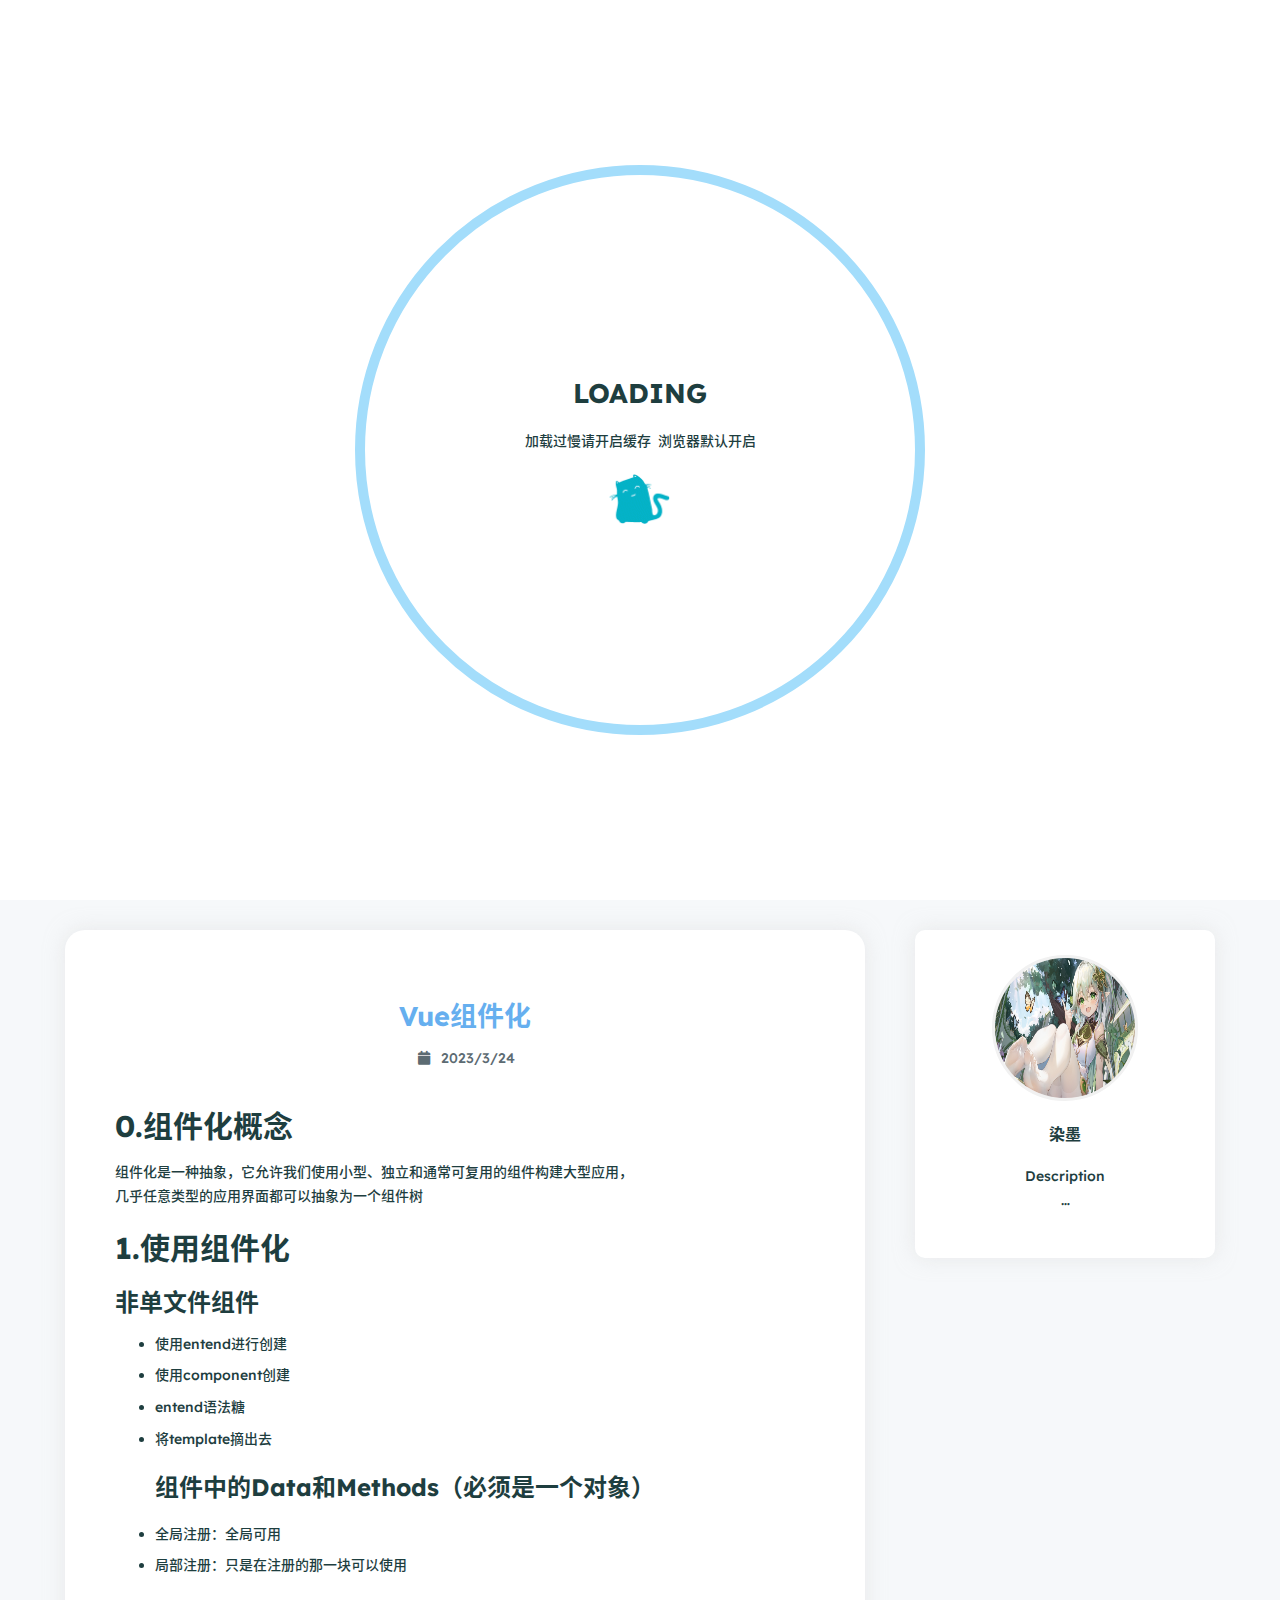
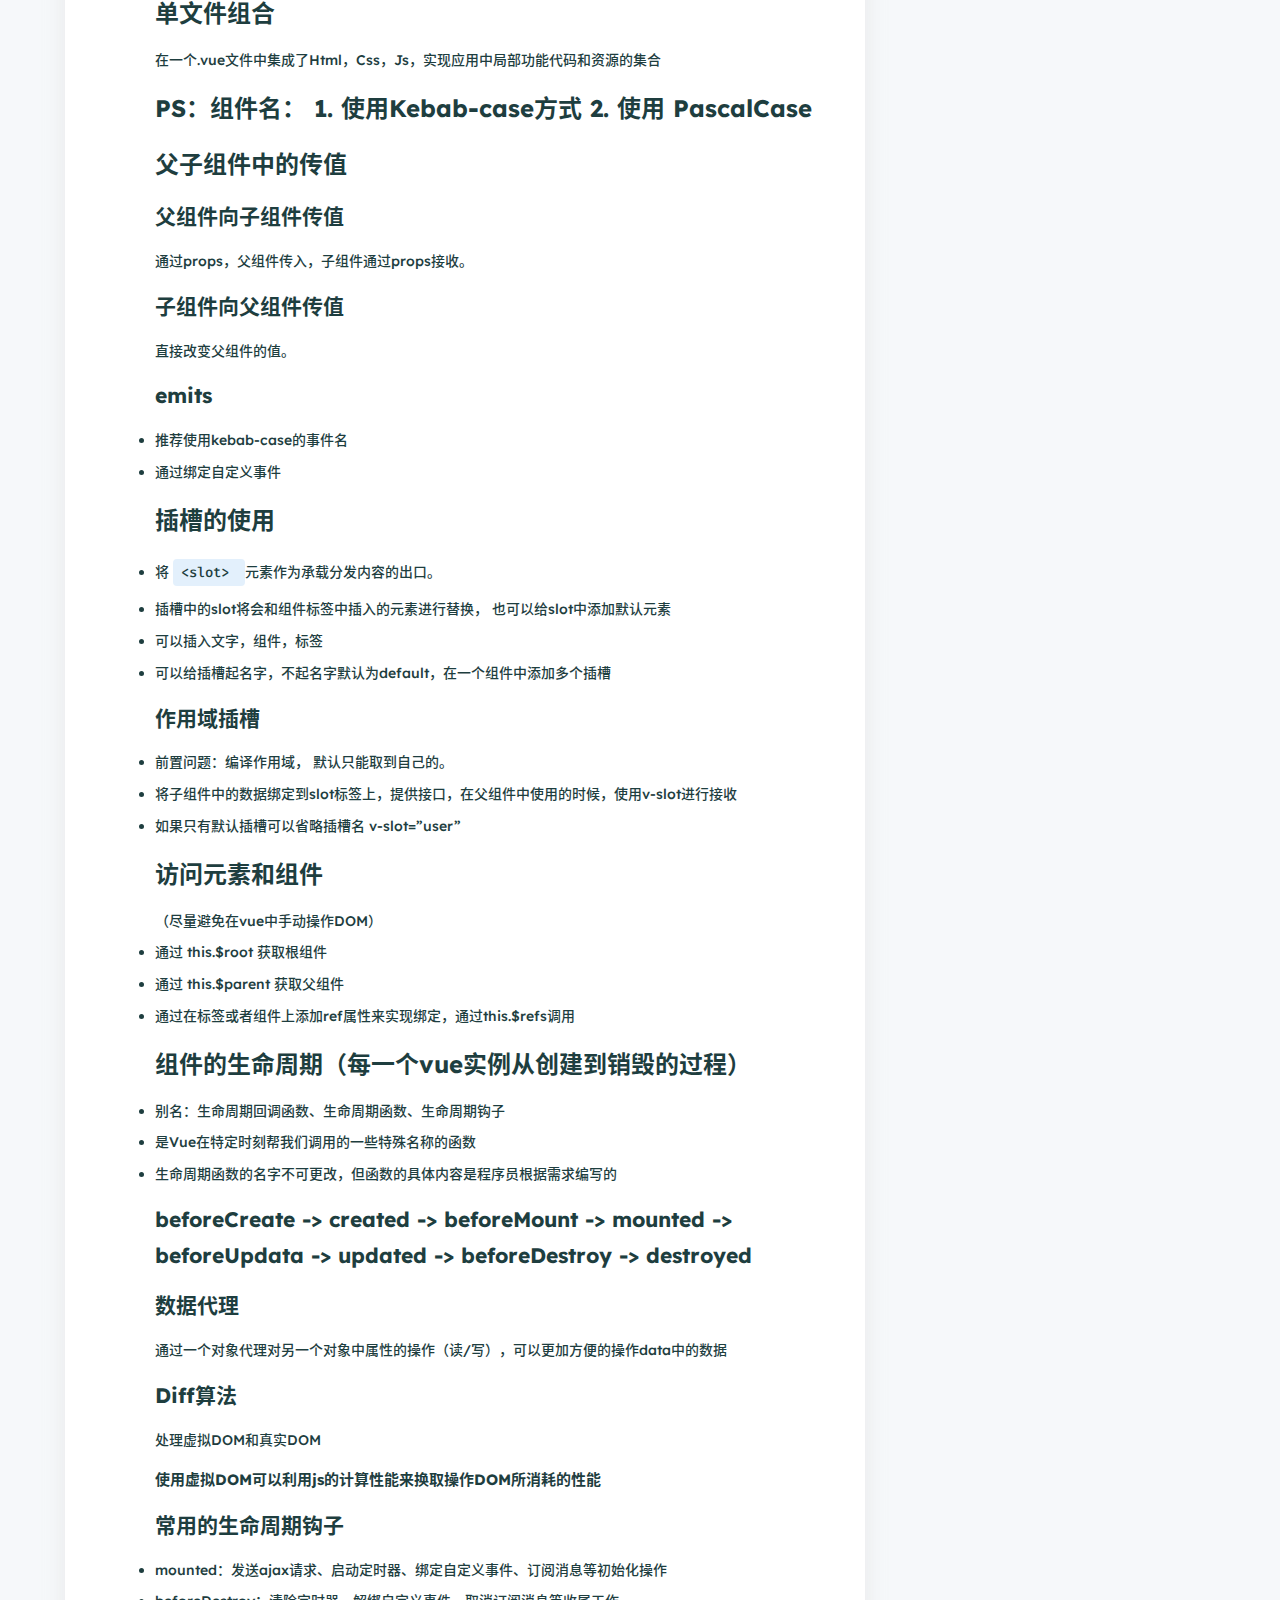
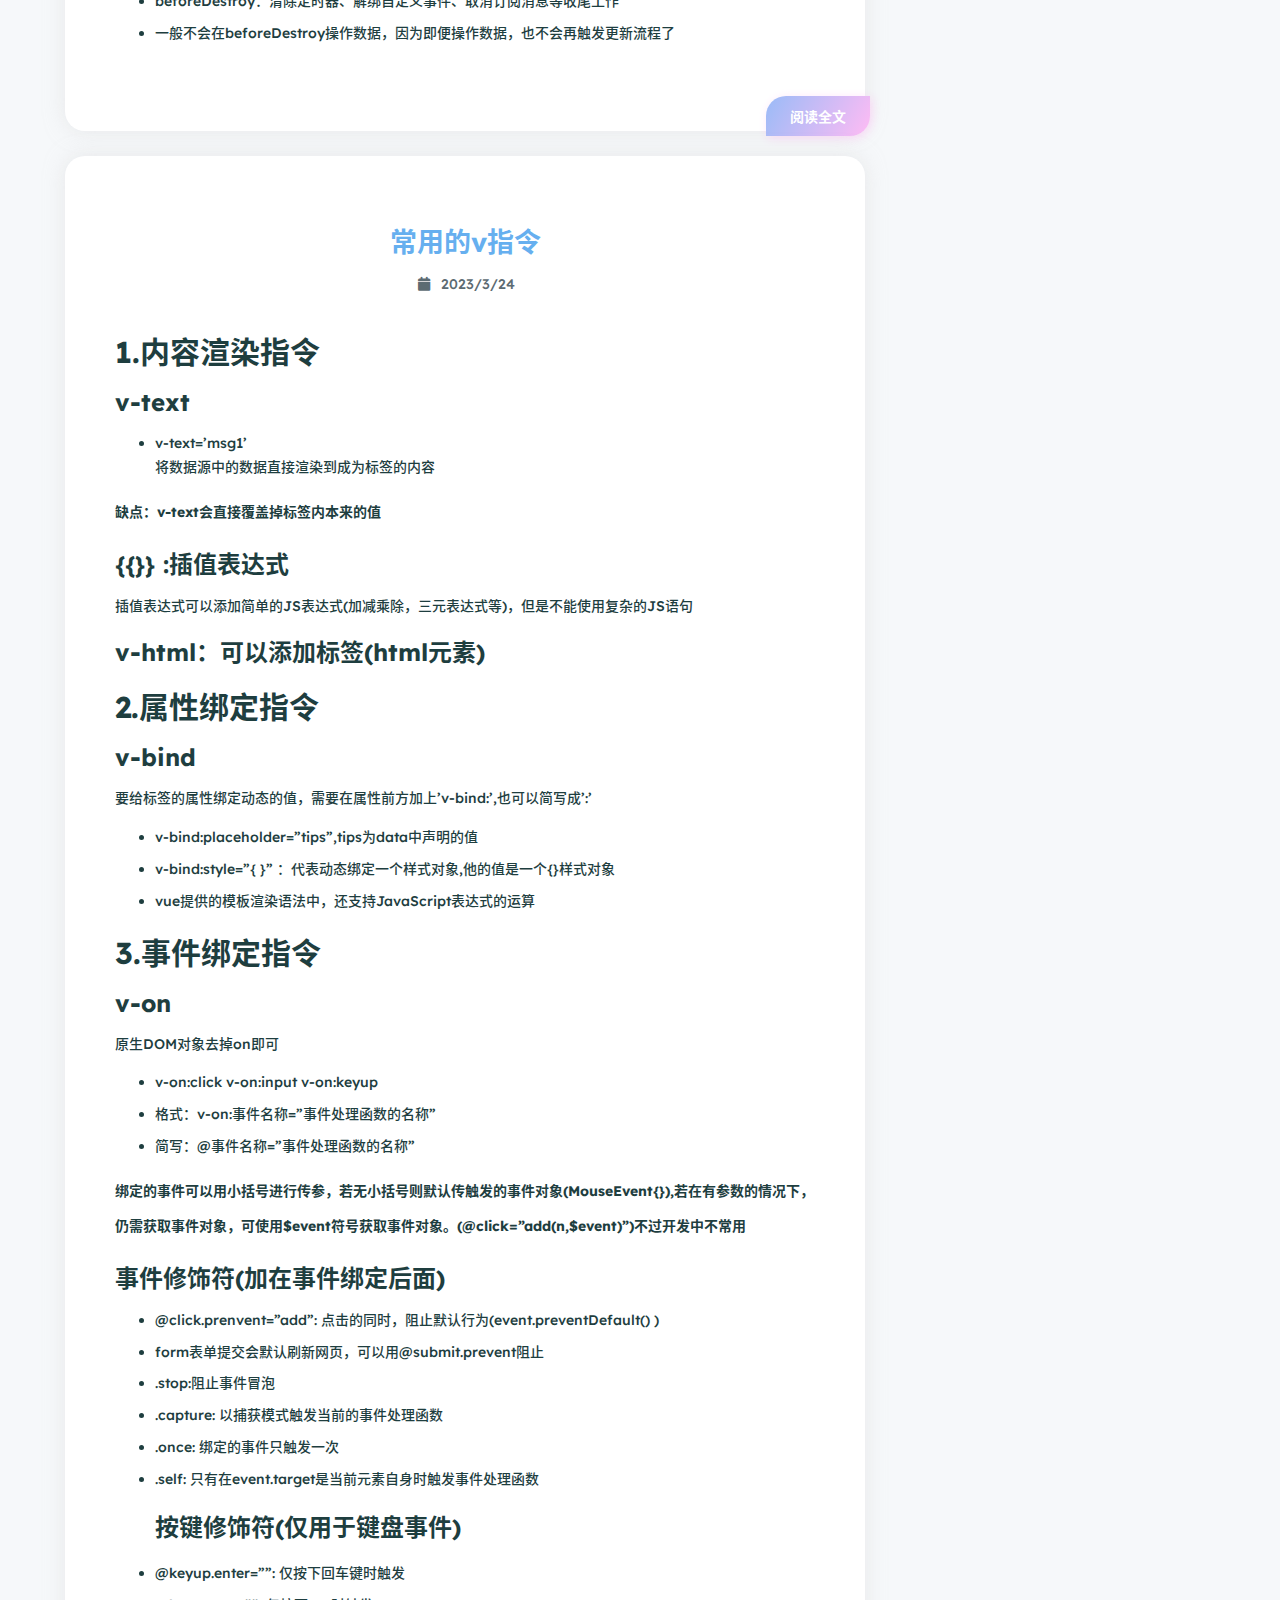
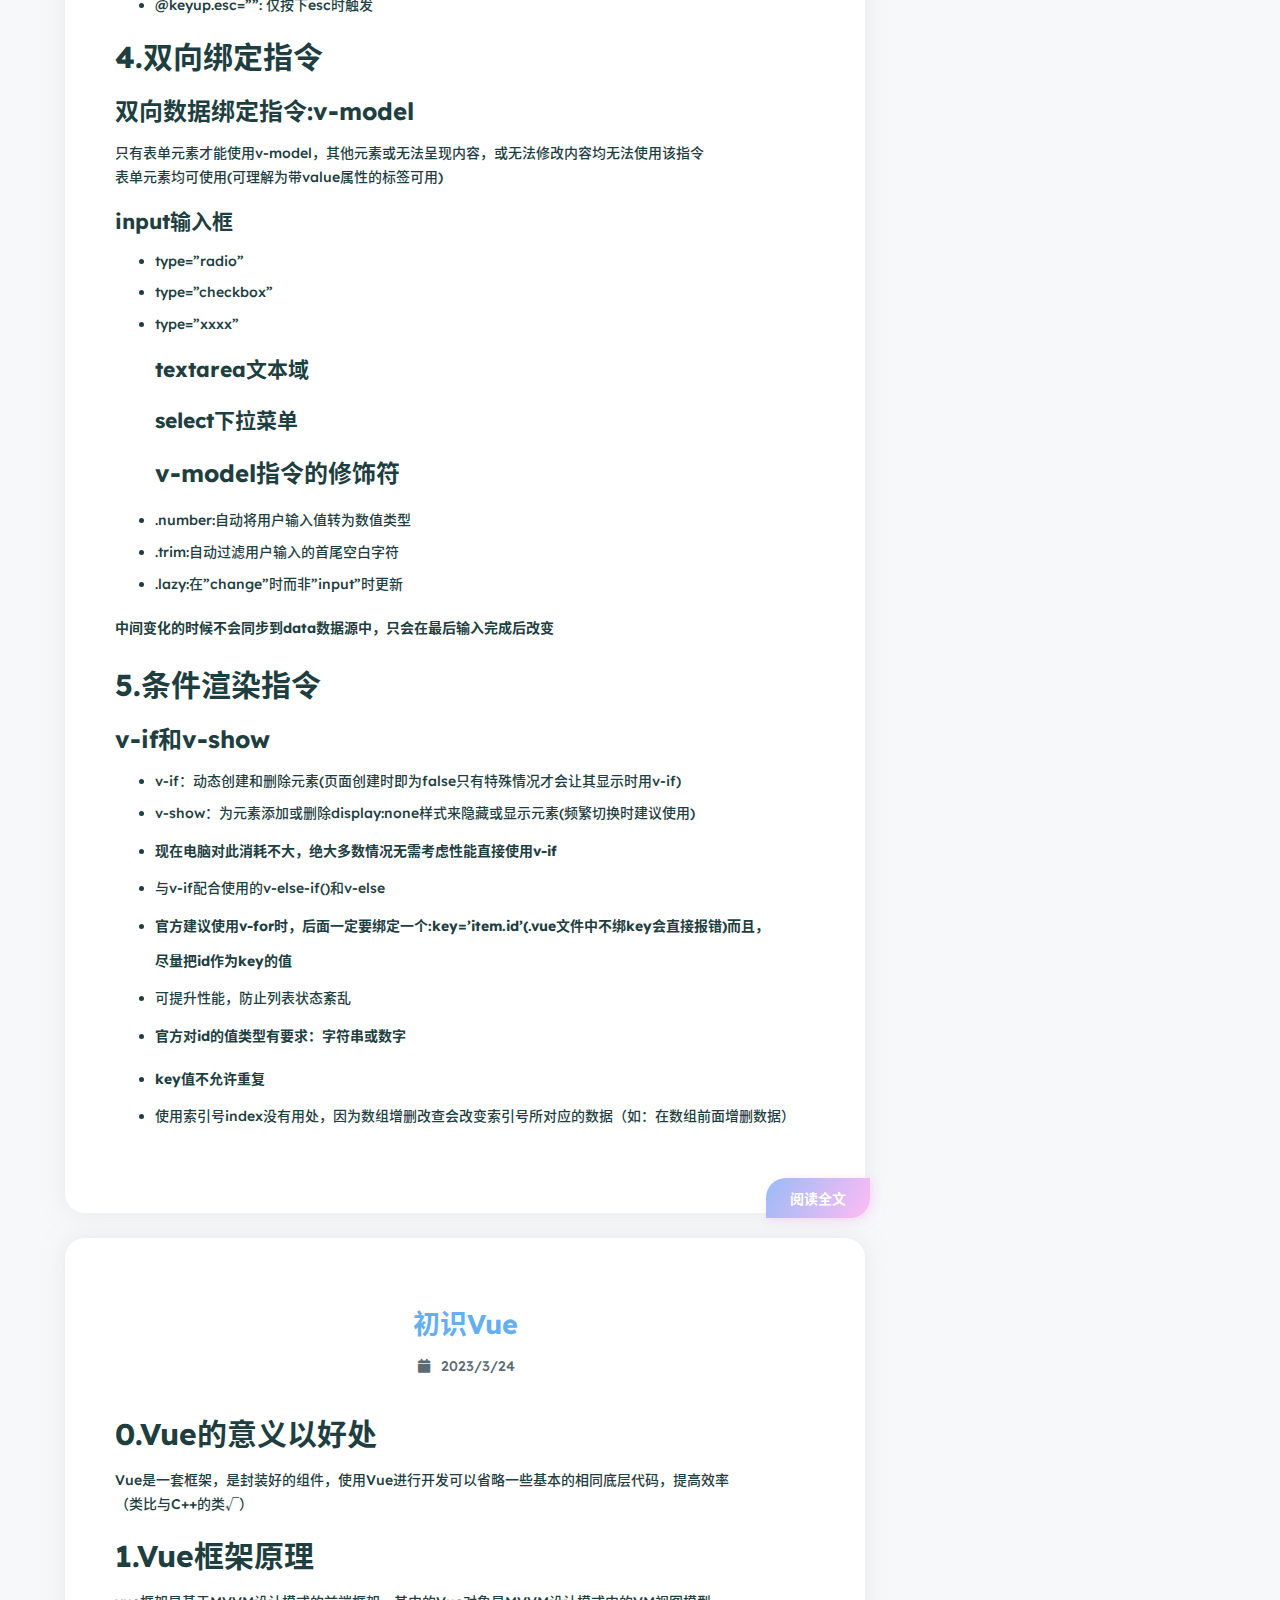
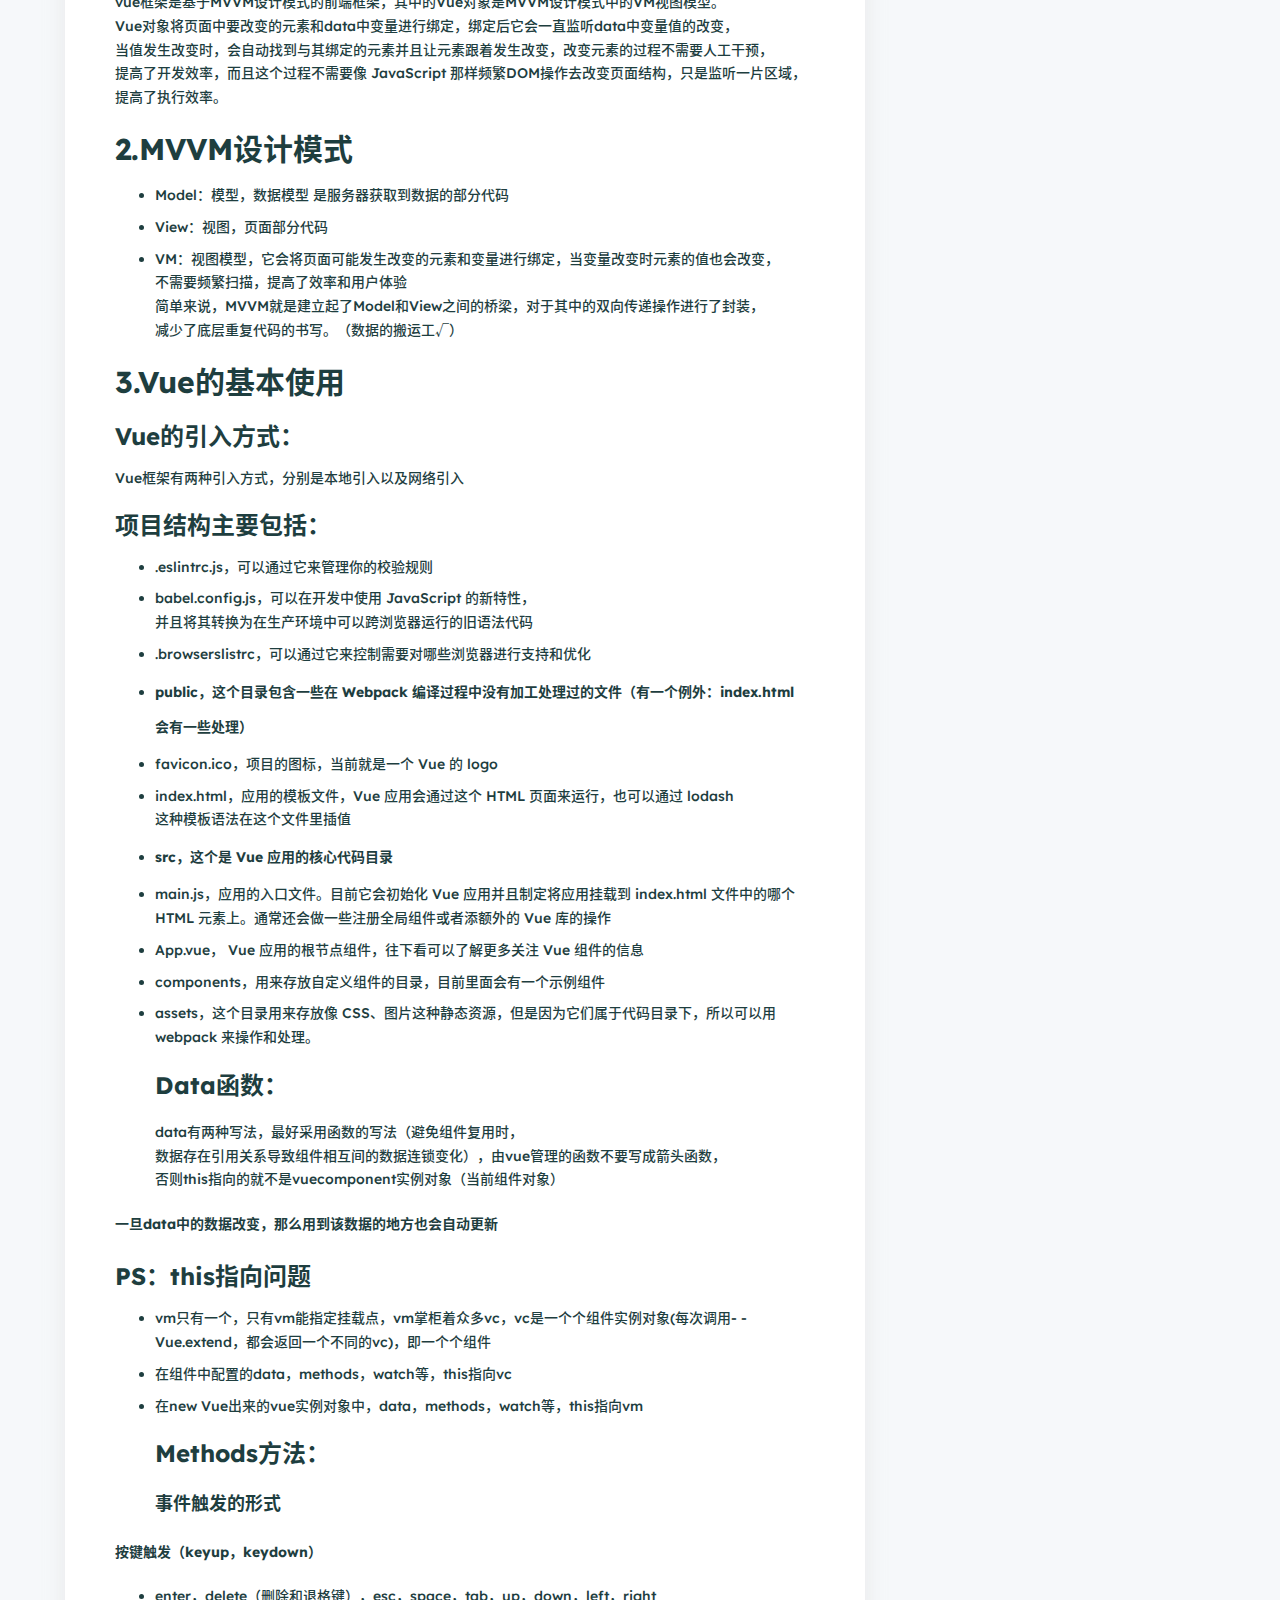
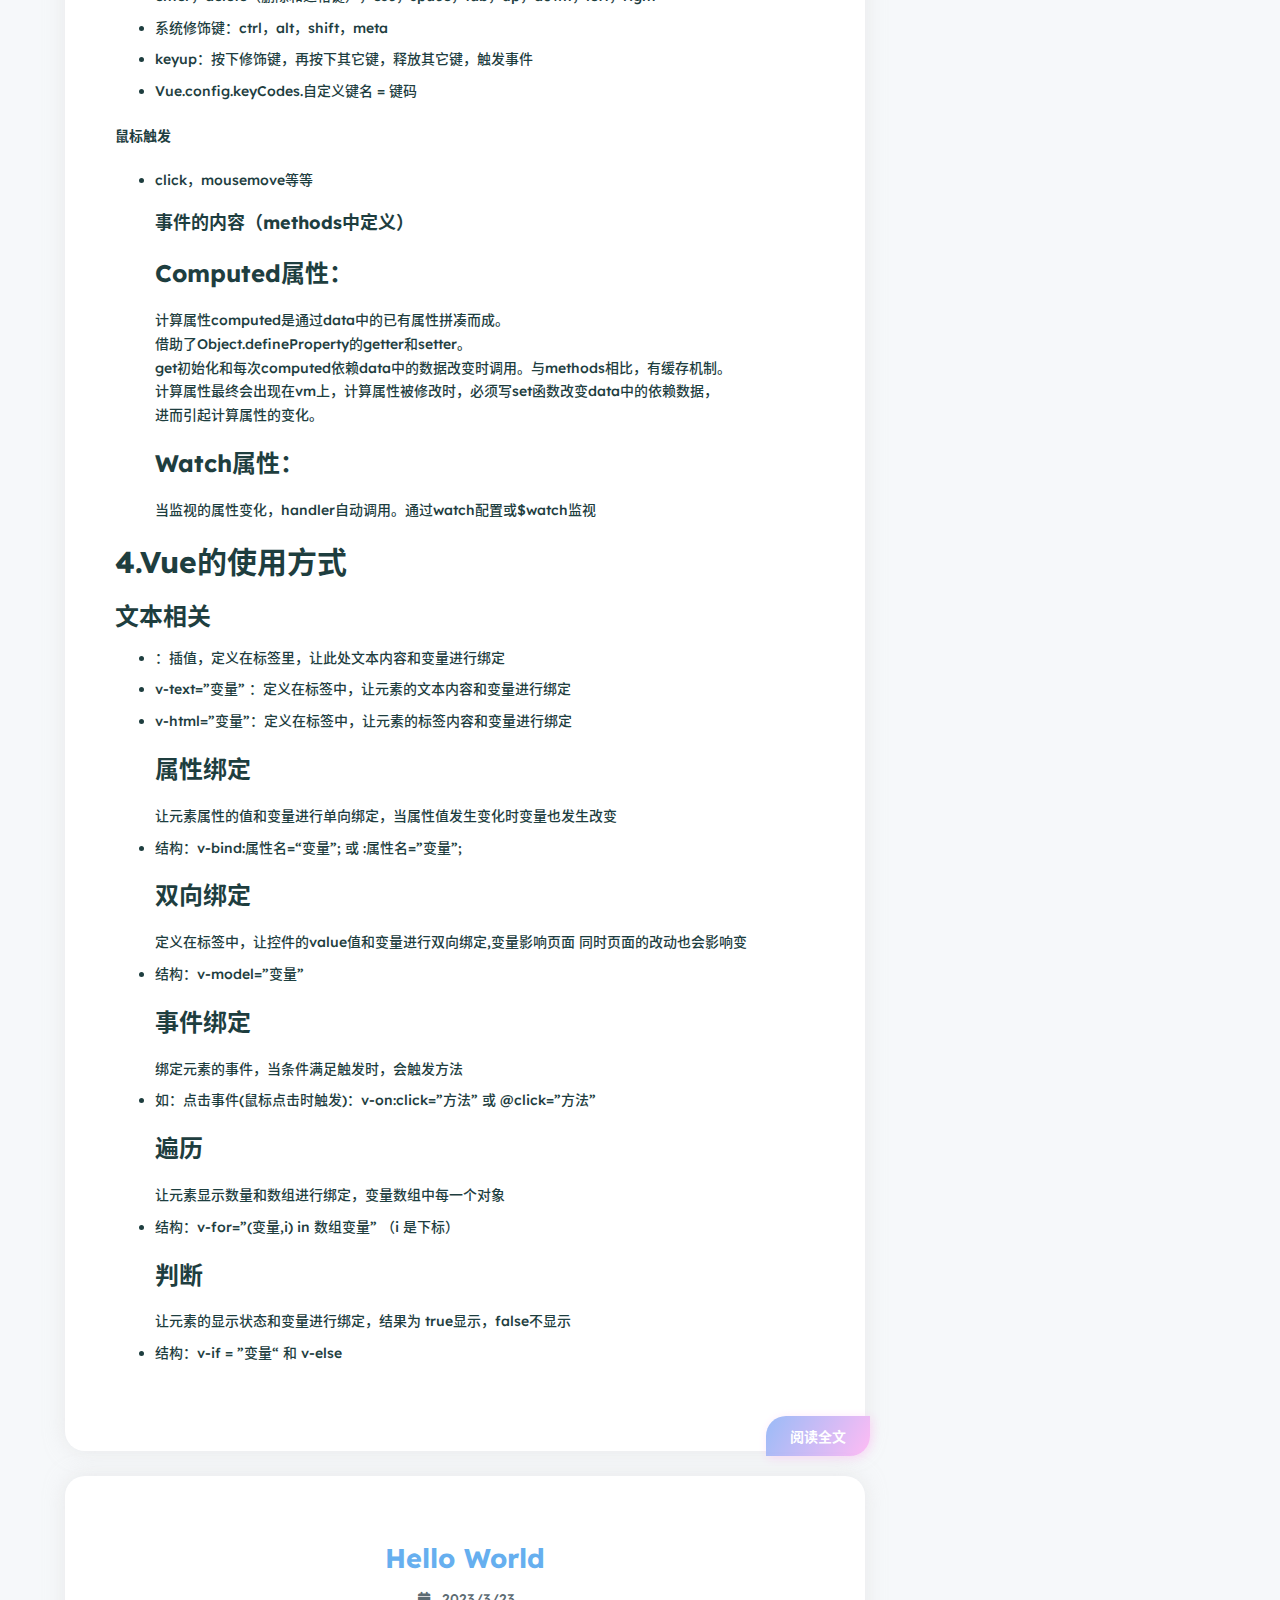
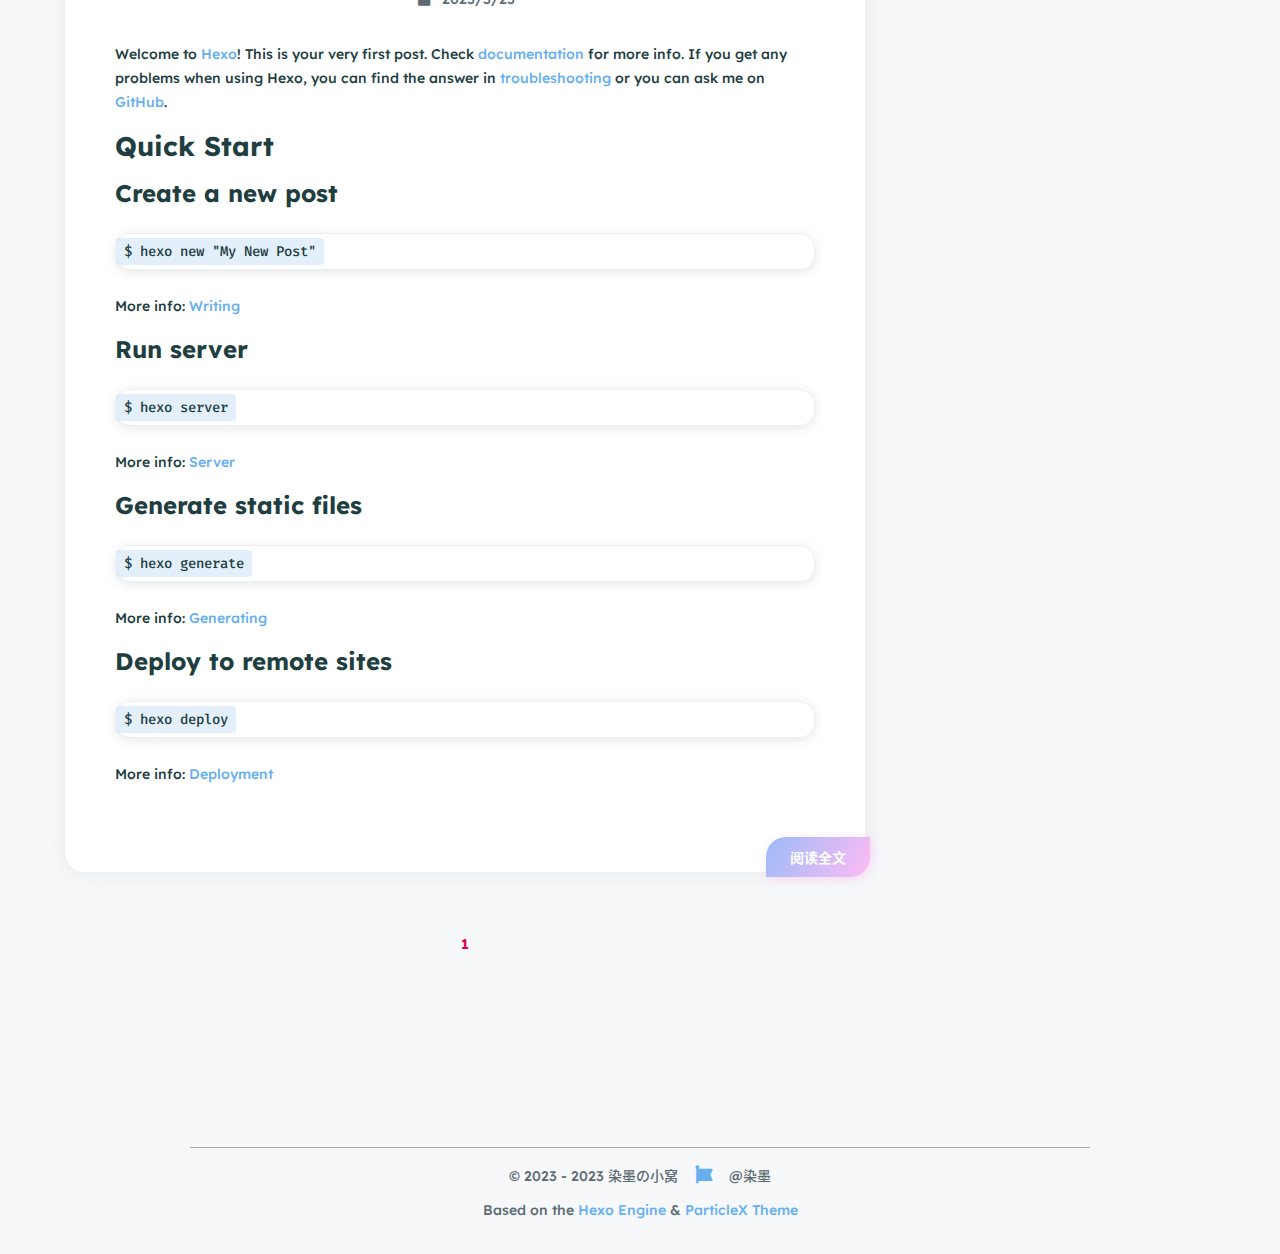
<file: index.html>
<!DOCTYPE html>
<html lang="en">
    <head>
        <meta charset="UTF-8" />
        <title>染墨の小窝</title>
        <meta name="author" content="染墨" />
        <meta name="description" content="憋了俩月不知道写啥 想了三天凑两句废话 --有字就行" />
        <meta name="keywords" content="HTML CSS JavaScript Vue Hexo" />
        <meta name="viewport" content="width=device-width,initial-scale=1.0,maximum-scale=1.0,user-scalable=0" />
        <link rel="icon" href="/images/cs.jpg" />
        <script src="https://cdn.staticfile.org/vue/3.2.47/vue.global.prod.min.js"></script>
<link rel="stylesheet" href="https://cdn.staticfile.org/font-awesome/6.3.0/css/all.min.css" />
<link rel="stylesheet" href="/css/fonts.min.css" />
<script> const mixins = {}; </script>

<script src="https://polyfill.io/v3/polyfill.min.js?features=default"></script>


<script src="https://cdn.staticfile.org/highlight.js/11.7.0/highlight.min.js"></script>
<link
    rel="stylesheet"
    href="https://cdn.staticfile.org/highlight.js/11.7.0/styles/github.min.css"
/>
<script src="/js/lib/highlight.js"></script>



<script src="/js/lib/preview.js"></script>





<script src="/js/lib/home.js"></script>

<link rel="stylesheet" href="/css/main.css" />

    <meta name="generator" content="Hexo 5.4.2"></head>
    <body>
        <div id="layout">
            <transition name="fade">
            <div id="loading" v-show="loading">
                <div id="loading-circle">
                    <h2>LOADING</h2>
                    <p>加载过慢请开启缓存&ensp;浏览器默认开启</p>
                    <img src="/images/loading.gif" />
                </div>
            </div>
            </transition>
            <transition name="into">
            <div id="main" v-show="!loading">
                <nav id="menu" ref="menu">
    <div class="desktop-menu">
        <a class="title" href="/">
            <span>染墨の小窝</span>
        </a>
        
        <a href="/">
            <i class="fa-solid fa-house fa-fw"></i>
            <span>&ensp;Home</span>
        </a>
        
        <a href="/about">
            <i class="fa-solid fa-id-card fa-fw"></i>
            <span>&ensp;About</span>
        </a>
        
        <a href="/archives">
            <i class="fa-solid fa-box-archive fa-fw"></i>
            <span>&ensp;Archives</span>
        </a>
        
        <a href="/categories">
            <i class="fa-solid fa-bookmark fa-fw"></i>
            <span>&ensp;Categories</span>
        </a>
        
        <a href="/tags">
            <i class="fa-solid fa-tags fa-fw"></i>
            <span>&ensp;Tags</span>
        </a>
        
    </div>
    <div id="mobile-menu">
        <div class="curtain" v-show="showMenu" @click="showMenu = !showMenu"></div>
        <div class="title" @click="showMenu = !showMenu">
            <i class="fa-solid fa-bars fa-fw"></i>
            <span>&emsp;染墨の小窝</span>
        </div>
        <transition name="slide">
        <div class="items" v-show="showMenu">
            
            <a href="/">
                <div class="item">
                    <div style="min-width: 20px; max-width: 50px; width: 10%">
                        <i class="fa-solid fa-house fa-fw"></i>
                    </div>
                    <div style="min-width: 100px; max-width: 150%; width: 20%">Home</div>
                </div>
            </a>
            
            <a href="/about">
                <div class="item">
                    <div style="min-width: 20px; max-width: 50px; width: 10%">
                        <i class="fa-solid fa-id-card fa-fw"></i>
                    </div>
                    <div style="min-width: 100px; max-width: 150%; width: 20%">About</div>
                </div>
            </a>
            
            <a href="/archives">
                <div class="item">
                    <div style="min-width: 20px; max-width: 50px; width: 10%">
                        <i class="fa-solid fa-box-archive fa-fw"></i>
                    </div>
                    <div style="min-width: 100px; max-width: 150%; width: 20%">Archives</div>
                </div>
            </a>
            
            <a href="/categories">
                <div class="item">
                    <div style="min-width: 20px; max-width: 50px; width: 10%">
                        <i class="fa-solid fa-bookmark fa-fw"></i>
                    </div>
                    <div style="min-width: 100px; max-width: 150%; width: 20%">Categories</div>
                </div>
            </a>
            
            <a href="/tags">
                <div class="item">
                    <div style="min-width: 20px; max-width: 50px; width: 10%">
                        <i class="fa-solid fa-tags fa-fw"></i>
                    </div>
                    <div style="min-width: 100px; max-width: 150%; width: 20%">Tags</div>
                </div>
            </a>
            
        </div>
        </transition>
    </div>
</nav>

                <div id="home-head">
    <div id="home-background" ref="homeBackground" data-image="/images/2233.jpg"></div>
    
    <div id="home-info" @click="homeClick">
        <span class="loop"></span>
        <span class="loop"></span>
        <span class="loop"></span>
        <span class="loop"></span>
        <span class="info">
            <div class="wrap">
                <h1>染墨の小窝</h1>
                <h3>摆烂× 灵活奋斗√</h3>
                <h5>憋了俩月不知道写啥 想了三天凑两句废话 --有字就行</h5>
            </div>
        </span>
    </div>
    
</div>
<div id="home-posts-wrap"  ref="homePostsWrap">
    <div id="home-posts">
        <div id="posts">
            

<div class="post">
    <a href="/2023/03/24/Vue%E7%BB%84%E4%BB%B6%E5%8C%96/">
        <h2 class="post-title">Vue组件化</h2>
    </a>
    <div class="category-and-date">
        
        <span class="date">
            <span class="icon">
                <i class="fa-solid fa-calendar fa-fw"></i>
            </span>
            2023/3/24
        </span>
        
        
    </div>
    <div class="description">
        <div class="content" v-pre>
            
            <h1 id="0-组件化概念"><a href="#0-组件化概念" class="headerlink" title="0.组件化概念"></a>0.组件化概念</h1><p>组件化是一种抽象，它允许我们使用小型、独立和通常可复用的组件构建大型应用，几乎任意类型的应用界面都可以抽象为一个组件树</p>
<h1 id="1-使用组件化"><a href="#1-使用组件化" class="headerlink" title="1.使用组件化"></a>1.使用组件化</h1><h3 id="非单文件组件"><a href="#非单文件组件" class="headerlink" title="非单文件组件"></a>非单文件组件</h3><ul>
<li>使用entend进行创建</li>
<li>使用component创建</li>
<li>entend语法糖</li>
<li>将template摘出去<h3 id="组件中的Data和Methods（必须是一个对象）"><a href="#组件中的Data和Methods（必须是一个对象）" class="headerlink" title="组件中的Data和Methods（必须是一个对象）"></a>组件中的Data和Methods（必须是一个对象）</h3></li>
<li>全局注册：全局可用</li>
<li>局部注册：只是在注册的那一块可以使用<h3 id="单文件组合"><a href="#单文件组合" class="headerlink" title="单文件组合"></a>单文件组合</h3>在一个.vue文件中集成了Html，Css，Js，实现应用中局部功能代码和资源的集合<h3 id="PS：组件名：-1-使用Kebab-case方式-2-使用-PascalCase"><a href="#PS：组件名：-1-使用Kebab-case方式-2-使用-PascalCase" class="headerlink" title="PS：组件名： 1. 使用Kebab-case方式    2. 使用 PascalCase"></a>PS：组件名： 1. 使用Kebab-case方式    2. 使用 PascalCase</h3><h3 id="父子组件中的传值"><a href="#父子组件中的传值" class="headerlink" title="父子组件中的传值"></a>父子组件中的传值</h3><h4 id="父组件向子组件传值"><a href="#父组件向子组件传值" class="headerlink" title="父组件向子组件传值"></a>父组件向子组件传值</h4>通过props，父组件传入，子组件通过props接收。<h4 id="子组件向父组件传值"><a href="#子组件向父组件传值" class="headerlink" title="子组件向父组件传值"></a>子组件向父组件传值</h4>直接改变父组件的值。<h4 id="emits"><a href="#emits" class="headerlink" title="emits"></a>emits</h4></li>
<li>推荐使用kebab-case的事件名</li>
<li>通过绑定自定义事件<h3 id="插槽的使用"><a href="#插槽的使用" class="headerlink" title="插槽的使用"></a>插槽的使用</h3></li>
<li>将 <code>&lt;slot&gt; </code>元素作为承载分发内容的出口。</li>
<li> 插槽中的slot将会和组件标签中插入的元素进行替换， 也可以给slot中添加默认元素</li>
<li> 可以插入文字，组件，标签</li>
<li> 可以给插槽起名字，不起名字默认为default，在一个组件中添加多个插槽<h4 id="作用域插槽"><a href="#作用域插槽" class="headerlink" title="作用域插槽"></a>作用域插槽</h4></li>
<li>前置问题：编译作用域， 默认只能取到自己的。</li>
<li>将子组件中的数据绑定到slot标签上，提供接口，在父组件中使用的时候，使用v-slot进行接收</li>
<li>如果只有默认插槽可以省略插槽名 v-slot=”user”<h3 id="访问元素和组件"><a href="#访问元素和组件" class="headerlink" title="访问元素和组件"></a>访问元素和组件</h3>（尽量避免在vue中手动操作DOM）</li>
<li>通过 this.$root 获取根组件</li>
<li>通过 this.$parent 获取父组件</li>
<li>通过在标签或者组件上添加ref属性来实现绑定，通过this.$refs调用<h3 id="组件的生命周期（每一个vue实例从创建到销毁的过程）"><a href="#组件的生命周期（每一个vue实例从创建到销毁的过程）" class="headerlink" title="组件的生命周期（每一个vue实例从创建到销毁的过程）"></a>组件的生命周期（每一个vue实例从创建到销毁的过程）</h3></li>
<li>别名：生命周期回调函数、生命周期函数、生命周期钩子</li>
<li>是Vue在特定时刻帮我们调用的一些特殊名称的函数</li>
<li>生命周期函数的名字不可更改，但函数的具体内容是程序员根据需求编写的<h4 id="beforeCreate-gt-created-gt-beforeMount-gt-mounted-gt-beforeUpdata-gt-updated-gt-beforeDestroy-gt-destroyed"><a href="#beforeCreate-gt-created-gt-beforeMount-gt-mounted-gt-beforeUpdata-gt-updated-gt-beforeDestroy-gt-destroyed" class="headerlink" title="beforeCreate -&gt; created -&gt; beforeMount -&gt; mounted -&gt; beforeUpdata -&gt; updated -&gt; beforeDestroy -&gt; destroyed"></a>beforeCreate -&gt; created -&gt; beforeMount -&gt; mounted -&gt; beforeUpdata -&gt; updated -&gt; beforeDestroy -&gt; destroyed</h4><h4 id="数据代理"><a href="#数据代理" class="headerlink" title="数据代理"></a>数据代理</h4>通过一个对象代理对另一个对象中属性的操作（读/写），可以更加方便的操作data中的数据<h4 id="Diff算法"><a href="#Diff算法" class="headerlink" title="Diff算法"></a>Diff算法</h4>处理虚拟DOM和真实DOM<h6 id="使用虚拟DOM可以利用js的计算性能来换取操作DOM所消耗的性能"><a href="#使用虚拟DOM可以利用js的计算性能来换取操作DOM所消耗的性能" class="headerlink" title="使用虚拟DOM可以利用js的计算性能来换取操作DOM所消耗的性能"></a>使用虚拟DOM可以利用js的计算性能来换取操作DOM所消耗的性能</h6><h4 id="常用的生命周期钩子"><a href="#常用的生命周期钩子" class="headerlink" title="常用的生命周期钩子"></a>常用的生命周期钩子</h4></li>
<li>mounted：发送ajax请求、启动定时器、绑定自定义事件、订阅消息等初始化操作</li>
<li>beforeDestroy：清除定时器、解绑自定义事件、取消订阅消息等收尾工作</li>
<li>一般不会在beforeDestroy操作数据，因为即便操作数据，也不会再触发更新流程了</li>
</ul>

            
        </div>
    </div>
    <div class="post-tags">
        
        
    </div>
    <a href="/2023/03/24/Vue%E7%BB%84%E4%BB%B6%E5%8C%96/" class="go-post">阅读全文</a>
</div>

<div class="post">
    <a href="/2023/03/24/%E5%B8%B8%E7%94%A8%E7%9A%84v%E6%8C%87%E4%BB%A4/">
        <h2 class="post-title">常用的v指令</h2>
    </a>
    <div class="category-and-date">
        
        <span class="date">
            <span class="icon">
                <i class="fa-solid fa-calendar fa-fw"></i>
            </span>
            2023/3/24
        </span>
        
        
    </div>
    <div class="description">
        <div class="content" v-pre>
            
            <h1 id="1-内容渲染指令"><a href="#1-内容渲染指令" class="headerlink" title="1.内容渲染指令"></a>1.内容渲染指令</h1><h3 id="v-text"><a href="#v-text" class="headerlink" title="v-text"></a>v-text</h3><ul>
<li>v-text=’msg1’<br>将数据源中的数据直接渲染到成为标签的内容</li>
</ul>
<p><strong>缺点：v-text会直接覆盖掉标签内本来的值</strong></p>
<h3 id="插值表达式"><a href="#插值表达式" class="headerlink" title=" :插值表达式"></a>{{}} :插值表达式</h3><p>插值表达式可以添加简单的JS表达式(加减乘除，三元表达式等)，但是不能使用复杂的JS语句</p>
<h3 id="v-html：可以添加标签-html元素"><a href="#v-html：可以添加标签-html元素" class="headerlink" title="v-html：可以添加标签(html元素)"></a>v-html：可以添加标签(html元素)</h3><h1 id="2-属性绑定指令"><a href="#2-属性绑定指令" class="headerlink" title="2.属性绑定指令"></a>2.属性绑定指令</h1><h3 id="v-bind"><a href="#v-bind" class="headerlink" title="v-bind"></a>v-bind</h3><p>要给标签的属性绑定动态的值，需要在属性前方加上’v-bind:’,也可以简写成’:’</p>
<ul>
<li>v-bind:placeholder=”tips”,tips为data中声明的值</li>
<li>v-bind:style=”{ }” ：代表动态绑定一个样式对象,他的值是一个{}样式对象</li>
<li>vue提供的模板渲染语法中，还支持JavaScript表达式的运算</li>
</ul>
<h1 id="3-事件绑定指令"><a href="#3-事件绑定指令" class="headerlink" title="3.事件绑定指令"></a>3.事件绑定指令</h1><h3 id="v-on"><a href="#v-on" class="headerlink" title="v-on"></a>v-on</h3><p>原生DOM对象去掉on即可 </p>
<ul>
<li>v-on:click   v-on:input   v-on:keyup</li>
<li>格式：v-on:事件名称=”事件处理函数的名称”</li>
<li>简写：@事件名称=”事件处理函数的名称”</li>
</ul>
<p><strong>绑定的事件可以用小括号进行传参，若无小括号则默认传触发的事件对象(MouseEvent{}),若在有参数的情况下，仍需获取事件对象，可使用$event符号获取事件对象。(@click=”add(n,$event)”)不过开发中不常用</strong></p>
<h3 id="事件修饰符-加在事件绑定后面"><a href="#事件修饰符-加在事件绑定后面" class="headerlink" title="事件修饰符(加在事件绑定后面)"></a>事件修饰符(加在事件绑定后面)</h3><ul>
<li>@click.prenvent=”add”: 点击的同时，阻止默认行为(event.preventDefault() )</li>
<li>form表单提交会默认刷新网页，可以用@submit.prevent阻止</li>
<li>.stop:阻止事件冒泡</li>
<li>.capture: 以捕获模式触发当前的事件处理函数</li>
<li>.once: 绑定的事件只触发一次</li>
<li>.self: 只有在event.target是当前元素自身时触发事件处理函数<h3 id="按键修饰符-仅用于键盘事件"><a href="#按键修饰符-仅用于键盘事件" class="headerlink" title="按键修饰符(仅用于键盘事件)"></a>按键修饰符(仅用于键盘事件)</h3></li>
<li>@keyup.enter=””: 仅按下回车键时触发</li>
<li>@keyup.esc=””: 仅按下esc时触发</li>
</ul>
<h1 id="4-双向绑定指令"><a href="#4-双向绑定指令" class="headerlink" title="4.双向绑定指令"></a>4.双向绑定指令</h1><h3 id="双向数据绑定指令-v-model"><a href="#双向数据绑定指令-v-model" class="headerlink" title="双向数据绑定指令:v-model"></a>双向数据绑定指令:v-model</h3><p>只有表单元素才能使用v-model，其他元素或无法呈现内容，或无法修改内容均无法使用该指令<br>表单元素均可使用(可理解为带value属性的标签可用)</p>
<h4 id="input输入框"><a href="#input输入框" class="headerlink" title="input输入框"></a>input输入框</h4><ul>
<li>type=”radio”</li>
<li>type=”checkbox”</li>
<li>type=”xxxx”<h4 id="textarea文本域"><a href="#textarea文本域" class="headerlink" title="textarea文本域"></a>textarea文本域</h4><h4 id="select下拉菜单"><a href="#select下拉菜单" class="headerlink" title="select下拉菜单"></a>select下拉菜单</h4><h3 id="v-model指令的修饰符"><a href="#v-model指令的修饰符" class="headerlink" title="v-model指令的修饰符"></a>v-model指令的修饰符</h3></li>
<li>.number:自动将用户输入值转为数值类型</li>
<li>.trim:自动过滤用户输入的首尾空白字符</li>
<li>.lazy:在”change”时而非”input”时更新</li>
</ul>
<p><strong>中间变化的时候不会同步到data数据源中，只会在最后输入完成后改变</strong></p>
<h1 id="5-条件渲染指令"><a href="#5-条件渲染指令" class="headerlink" title="5.条件渲染指令"></a>5.条件渲染指令</h1><h3 id="v-if和v-show"><a href="#v-if和v-show" class="headerlink" title="v-if和v-show"></a>v-if和v-show</h3><ul>
<li>v-if：动态创建和删除元素(页面创建时即为false只有特殊情况才会让其显示时用v-if)</li>
<li>v-show：为元素添加或删除display:none样式来隐藏或显示元素(频繁切换时建议使用)</li>
<li><strong>现在电脑对此消耗不大，绝大多数情况无需考虑性能直接使用v-if</strong></li>
<li>与v-if配合使用的v-else-if()和v-else</li>
<li><strong>官方建议使用v-for时，后面一定要绑定一个:key=’item.id’(.vue文件中不绑key会直接报错)而且，尽量把id作为key的值</strong></li>
<li>可提升性能，防止列表状态紊乱</li>
<li><strong>官方对id的值类型有要求：字符串或数字</strong></li>
<li><strong>key值不允许重复</strong></li>
<li>使用索引号index没有用处，因为数组增删改查会改变索引号所对应的数据（如：在数组前面增删数据）</li>
</ul>

            
        </div>
    </div>
    <div class="post-tags">
        
        
    </div>
    <a href="/2023/03/24/%E5%B8%B8%E7%94%A8%E7%9A%84v%E6%8C%87%E4%BB%A4/" class="go-post">阅读全文</a>
</div>

<div class="post">
    <a href="/2023/03/24/%E5%88%9D%E8%AF%86Vue/">
        <h2 class="post-title">初识Vue</h2>
    </a>
    <div class="category-and-date">
        
        <span class="date">
            <span class="icon">
                <i class="fa-solid fa-calendar fa-fw"></i>
            </span>
            2023/3/24
        </span>
        
        
    </div>
    <div class="description">
        <div class="content" v-pre>
            
            <h1 id="0-Vue的意义以好处"><a href="#0-Vue的意义以好处" class="headerlink" title="0.Vue的意义以好处"></a>0.Vue的意义以好处</h1><p>Vue是一套框架，是封装好的组件，使用Vue进行开发可以省略一些基本的相同底层代码，提高效率（类比与C++的类√）</p>
<h1 id="1-Vue框架原理"><a href="#1-Vue框架原理" class="headerlink" title="1.Vue框架原理"></a>1.Vue框架原理</h1><p>vue框架是基于MVVM设计模式的前端框架，其中的Vue对象是MVVM设计模式中的VM视图模型。<br>Vue对象将页面中要改变的元素和data中变量进行绑定，绑定后它会一直监听data中变量值的改变，当值发生改变时，会自动找到与其绑定的元素并且让元素跟着发生改变，改变元素的过程不需要人工干预，提高了开发效率，而且这个过程不需要像 JavaScript 那样频繁DOM操作去改变页面结构，只是监听一片区域，提高了执行效率。</p>
<h1 id="2-MVVM设计模式"><a href="#2-MVVM设计模式" class="headerlink" title="2.MVVM设计模式"></a>2.MVVM设计模式</h1><ul>
<li>Model：模型，数据模型 是服务器获取到数据的部分代码</li>
<li>View：视图，页面部分代码</li>
<li>VM：视图模型，它会将页面可能发生改变的元素和变量进行绑定，当变量改变时元素的值也会改变，不需要频繁扫描，提高了效率和用户体验<br>简单来说，MVVM就是建立起了Model和View之间的桥梁，对于其中的双向传递操作进行了封装，减少了底层重复代码的书写。（数据的搬运工√）</li>
</ul>
<h1 id="3-Vue的基本使用"><a href="#3-Vue的基本使用" class="headerlink" title="3.Vue的基本使用"></a>3.Vue的基本使用</h1><h3 id="Vue的引入方式："><a href="#Vue的引入方式：" class="headerlink" title="Vue的引入方式："></a>Vue的引入方式：</h3><p>Vue框架有两种引入方式，分别是本地引入以及网络引入</p>
<h3 id="项目结构主要包括："><a href="#项目结构主要包括：" class="headerlink" title="项目结构主要包括："></a>项目结构主要包括：</h3><ul>
<li>.eslintrc.js，可以通过它来管理你的校验规则</li>
<li>babel.config.js，可以在开发中使用 JavaScript 的新特性，并且将其转换为在生产环境中可以跨浏览器运行的旧语法代码</li>
<li>.browserslistrc，可以通过它来控制需要对哪些浏览器进行支持和优化</li>
<li><strong>public，这个目录包含一些在 Webpack 编译过程中没有加工处理过的文件（有一个例外：index.html 会有一些处理）</strong></li>
<li>favicon.ico，项目的图标，当前就是一个 Vue 的 logo</li>
<li>index.html，应用的模板文件，Vue 应用会通过这个 HTML 页面来运行，也可以通过 lodash 这种模板语法在这个文件里插值</li>
<li><strong>src，这个是 Vue 应用的核心代码目录</strong></li>
<li>main.js，应用的入口文件。目前它会初始化 Vue 应用并且制定将应用挂载到 index.html 文件中的哪个 HTML 元素上。通常还会做一些注册全局组件或者添额外的 Vue 库的操作</li>
<li>App.vue， Vue 应用的根节点组件，往下看可以了解更多关注 Vue 组件的信息</li>
<li>components，用来存放自定义组件的目录，目前里面会有一个示例组件</li>
<li>assets，这个目录用来存放像 CSS、图片这种静态资源，但是因为它们属于代码目录下，所以可以用 webpack 来操作和处理。<h3 id="Data函数："><a href="#Data函数：" class="headerlink" title="Data函数："></a>Data函数：</h3>data有两种写法，最好采用函数的写法（避免组件复用时，数据存在引用关系导致组件相互间的数据连锁变化），由vue管理的函数不要写成箭头函数，否则this指向的就不是vuecomponent实例对象（当前组件对象）</li>
</ul>
<p><strong>一旦data中的数据改变，那么用到该数据的地方也会自动更新</strong></p>
<h3 id="PS：this指向问题"><a href="#PS：this指向问题" class="headerlink" title="PS：this指向问题"></a>PS：this指向问题</h3><ul>
<li>vm只有一个，只有vm能指定挂载点，vm掌柜着众多vc，vc是一个个组件实例对象(每次调用- - Vue.extend，都会返回一个不同的vc)，即一个个组件</li>
<li>在组件中配置的data，methods，watch等，this指向vc</li>
<li>在new Vue出来的vue实例对象中，data，methods，watch等，this指向vm<h3 id="Methods方法："><a href="#Methods方法：" class="headerlink" title="Methods方法："></a>Methods方法：</h3><h5 id="事件触发的形式"><a href="#事件触发的形式" class="headerlink" title="事件触发的形式"></a>事件触发的形式</h5></li>
</ul>
<p><strong>按键触发（keyup，keydown）</strong></p>
<ul>
<li>enter，delete（删除和退格键），esc，space，tab，up，down，left，right</li>
<li>系统修饰键：ctrl，alt，shift，meta</li>
<li>keyup：按下修饰键，再按下其它键，释放其它键，触发事件</li>
<li>Vue.config.keyCodes.自定义键名 = 键码</li>
</ul>
<p><strong>鼠标触发</strong></p>
<ul>
<li>click，mousemove等等<h5 id="事件的内容（methods中定义）"><a href="#事件的内容（methods中定义）" class="headerlink" title="事件的内容（methods中定义）"></a>事件的内容（methods中定义）</h5><h3 id="Computed属性："><a href="#Computed属性：" class="headerlink" title="Computed属性："></a>Computed属性：</h3>计算属性computed是通过data中的已有属性拼凑而成。借助了Object.defineProperty的getter和setter。get初始化和每次computed依赖data中的数据改变时调用。与methods相比，有缓存机制。计算属性最终会出现在vm上，计算属性被修改时，必须写set函数改变data中的依赖数据，进而引起计算属性的变化。<h3 id="Watch属性："><a href="#Watch属性：" class="headerlink" title="Watch属性："></a>Watch属性：</h3>当监视的属性变化，handler自动调用。通过watch配置或$watch监视</li>
</ul>
<h1 id="4-Vue的使用方式"><a href="#4-Vue的使用方式" class="headerlink" title="4.Vue的使用方式"></a>4.Vue的使用方式</h1><h3 id="文本相关"><a href="#文本相关" class="headerlink" title="文本相关"></a>文本相关</h3><ul>
<li>：插值，定义在标签里，让此处文本内容和变量进行绑定</li>
<li>v-text=”变量” ：定义在标签中，让元素的文本内容和变量进行绑定</li>
<li>v-html=”变量”：定义在标签中，让元素的标签内容和变量进行绑定<h3 id="属性绑定"><a href="#属性绑定" class="headerlink" title="属性绑定"></a>属性绑定</h3>让元素属性的值和变量进行单向绑定，当属性值发生变化时变量也发生改变</li>
<li> 结构：v-bind:属性名=“变量”; 或 :属性名=”变量”;<h3 id="双向绑定"><a href="#双向绑定" class="headerlink" title="双向绑定"></a>双向绑定</h3>定义在标签中，让控件的value值和变量进行双向绑定,变量影响页面 同时页面的改动也会影响变</li>
<li>结构：v-model=”变量”<h3 id="事件绑定"><a href="#事件绑定" class="headerlink" title="事件绑定"></a>事件绑定</h3>绑定元素的事件，当条件满足触发时，会触发方法</li>
<li>如：点击事件(鼠标点击时触发)：v-on:click=”方法” 或 @click=”方法”<h3 id="遍历"><a href="#遍历" class="headerlink" title="遍历"></a>遍历</h3>让元素显示数量和数组进行绑定，变量数组中每一个对象</li>
<li>结构：v-for=”(变量,i) in 数组变量”   （i 是下标）<h3 id="判断"><a href="#判断" class="headerlink" title="判断"></a>判断</h3>让元素的显示状态和变量进行绑定，结果为 true显示，false不显示</li>
<li>结构：v-if = ”变量“ 和 v-else</li>
</ul>

            
        </div>
    </div>
    <div class="post-tags">
        
        
    </div>
    <a href="/2023/03/24/%E5%88%9D%E8%AF%86Vue/" class="go-post">阅读全文</a>
</div>

<div class="post">
    <a href="/2023/03/23/hello-world/">
        <h2 class="post-title">Hello World</h2>
    </a>
    <div class="category-and-date">
        
        <span class="date">
            <span class="icon">
                <i class="fa-solid fa-calendar fa-fw"></i>
            </span>
            2023/3/23
        </span>
        
        
    </div>
    <div class="description">
        <div class="content" v-pre>
            
            <p>Welcome to <a target="_blank" rel="noopener" href="https://hexo.io/">Hexo</a>! This is your very first post. Check <a target="_blank" rel="noopener" href="https://hexo.io/docs/">documentation</a> for more info. If you get any problems when using Hexo, you can find the answer in <a target="_blank" rel="noopener" href="https://hexo.io/docs/troubleshooting.html">troubleshooting</a> or you can ask me on <a target="_blank" rel="noopener" href="https://github.com/hexojs/hexo/issues">GitHub</a>.</p>
<h2 id="Quick-Start"><a href="#Quick-Start" class="headerlink" title="Quick Start"></a>Quick Start</h2><h3 id="Create-a-new-post"><a href="#Create-a-new-post" class="headerlink" title="Create a new post"></a>Create a new post</h3><pre><code class="bash">$ hexo new &quot;My New Post&quot;
</code></pre>
<p>More info: <a target="_blank" rel="noopener" href="https://hexo.io/docs/writing.html">Writing</a></p>
<h3 id="Run-server"><a href="#Run-server" class="headerlink" title="Run server"></a>Run server</h3><pre><code class="bash">$ hexo server
</code></pre>
<p>More info: <a target="_blank" rel="noopener" href="https://hexo.io/docs/server.html">Server</a></p>
<h3 id="Generate-static-files"><a href="#Generate-static-files" class="headerlink" title="Generate static files"></a>Generate static files</h3><pre><code class="bash">$ hexo generate
</code></pre>
<p>More info: <a target="_blank" rel="noopener" href="https://hexo.io/docs/generating.html">Generating</a></p>
<h3 id="Deploy-to-remote-sites"><a href="#Deploy-to-remote-sites" class="headerlink" title="Deploy to remote sites"></a>Deploy to remote sites</h3><pre><code class="bash">$ hexo deploy
</code></pre>
<p>More info: <a target="_blank" rel="noopener" href="https://hexo.io/docs/one-command-deployment.html">Deployment</a></p>

            
        </div>
    </div>
    <div class="post-tags">
        
        
    </div>
    <a href="/2023/03/23/hello-world/" class="go-post">阅读全文</a>
</div>


            <div class="page-current">
    <div class="prev">
        
    </div>
    <div class="page-index">
        
        <span class="current">1</span>
        
    </div>
    <div class="next">
        
    </div>
</div>

        </div>
    </div>
    
    <div id="home-card">
        <div id="card-div">
    <div class="card-style" style="width: 300px">
        <div class="avatar">
            <img src="/images/cs.jpg" alt="avatar" />
        </div>
        <div class="name">染墨</div>
        <div class="description">
            <p>Description<br>…</p>

        </div>
        
        
    </div>
</div>

    </div>
    
</div>

                <footer id="footer">
    <div id="footer-wrap">
        <div>
            &copy;
            2023 - 2023 染墨の小窝
            <span id="footer-icon">
                <i class="fa-solid fa-font-awesome fa-fw"></i>
            </span>
            &commat;染墨
        </div>
        <div>
            Based on the <a target="_blank" rel="noopener" href="https://hexo.io">Hexo Engine</a> &amp;
            <a target="_blank" rel="noopener" href="https://github.com/argvchs/hexo-theme-particlex">ParticleX Theme</a>
        </div>
        
    </div>
</footer>

            </div>
            </transition>
            
            <transition name="fade">
            <div id="preview" ref="preview" v-show="previewShow">
                <img id="preview-content" ref="previewContent" />
            </div>
            </transition>
            
        </div>
        <script src="/js/main.js"></script>
        
    </body>
</html>
</file>
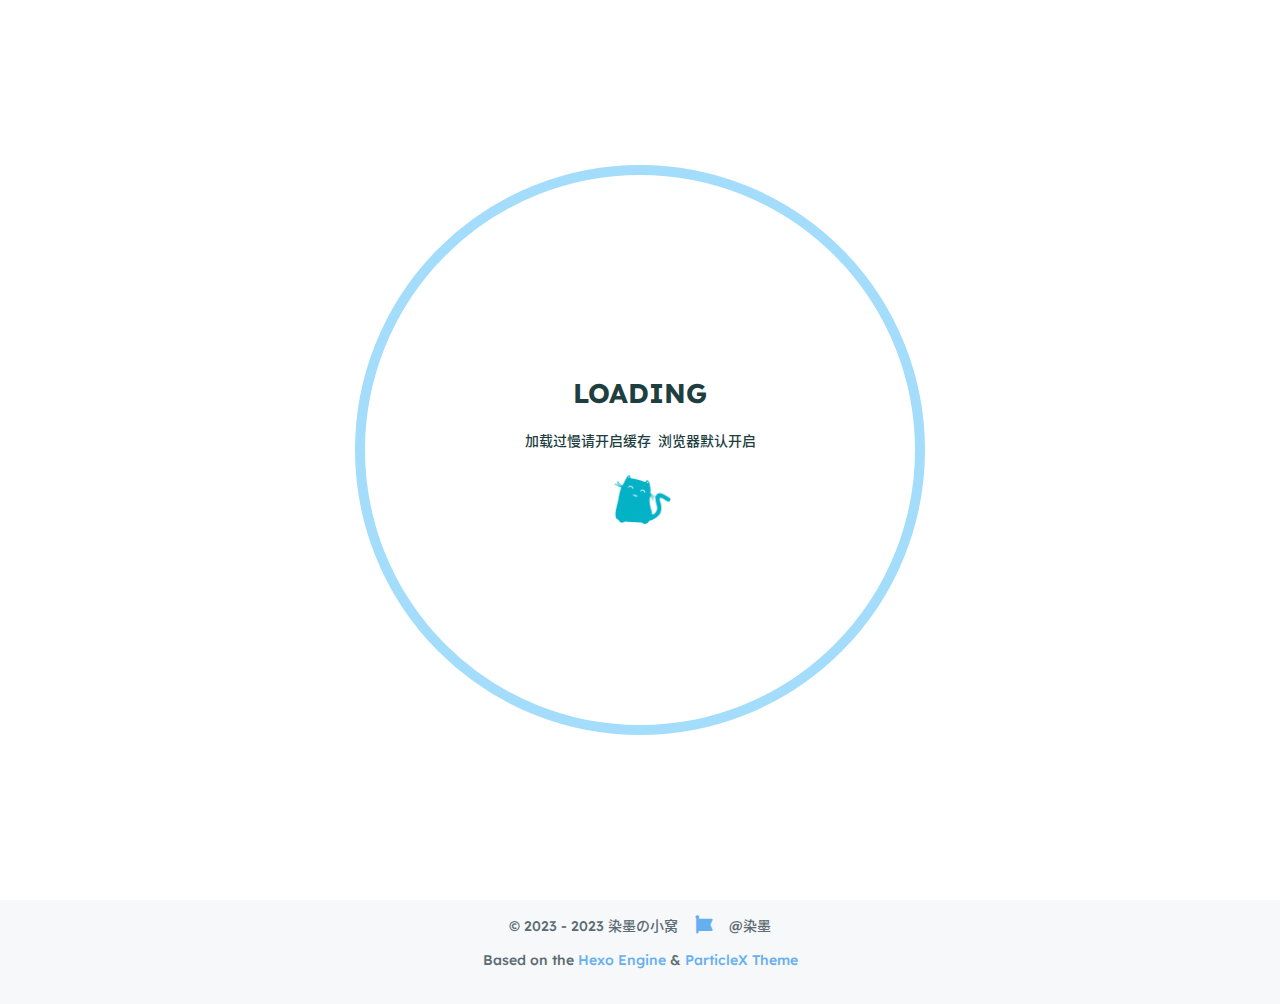
<file: archives/index.html>
<!DOCTYPE html>
<html lang="en">
    <head>
        <meta charset="UTF-8" />
        <title>Archives | 染墨の小窝</title>
        <meta name="author" content="染墨" />
        <meta name="description" content="憋了俩月不知道写啥 想了三天凑两句废话 --有字就行" />
        <meta name="keywords" content="HTML CSS JavaScript Vue Hexo" />
        <meta name="viewport" content="width=device-width,initial-scale=1.0,maximum-scale=1.0,user-scalable=0" />
        <link rel="icon" href="/images/cs.jpg" />
        <script src="https://cdn.staticfile.org/vue/3.2.47/vue.global.prod.min.js"></script>
<link rel="stylesheet" href="https://cdn.staticfile.org/font-awesome/6.3.0/css/all.min.css" />
<link rel="stylesheet" href="/css/fonts.min.css" />
<script> const mixins = {}; </script>

<script src="https://polyfill.io/v3/polyfill.min.js?features=default"></script>


<script src="https://cdn.staticfile.org/highlight.js/11.7.0/highlight.min.js"></script>
<link
    rel="stylesheet"
    href="https://cdn.staticfile.org/highlight.js/11.7.0/styles/github.min.css"
/>
<script src="/js/lib/highlight.js"></script>



<script src="/js/lib/preview.js"></script>





<link rel="stylesheet" href="/css/main.css" />

    <meta name="generator" content="Hexo 5.4.2"></head>
    <body>
        <div id="layout">
            <transition name="fade">
            <div id="loading" v-show="loading">
                <div id="loading-circle">
                    <h2>LOADING</h2>
                    <p>加载过慢请开启缓存&ensp;浏览器默认开启</p>
                    <img src="/images/loading.gif" />
                </div>
            </div>
            </transition>
            <transition name="into">
            <div id="main" v-show="!loading">
                <nav id="menu" ref="menu">
    <div class="desktop-menu">
        <a class="title" href="/">
            <span>染墨の小窝</span>
        </a>
        
        <a href="/">
            <i class="fa-solid fa-house fa-fw"></i>
            <span>&ensp;Home</span>
        </a>
        
        <a href="/about">
            <i class="fa-solid fa-id-card fa-fw"></i>
            <span>&ensp;About</span>
        </a>
        
        <a href="/archives">
            <i class="fa-solid fa-box-archive fa-fw"></i>
            <span>&ensp;Archives</span>
        </a>
        
        <a href="/categories">
            <i class="fa-solid fa-bookmark fa-fw"></i>
            <span>&ensp;Categories</span>
        </a>
        
        <a href="/tags">
            <i class="fa-solid fa-tags fa-fw"></i>
            <span>&ensp;Tags</span>
        </a>
        
    </div>
    <div id="mobile-menu">
        <div class="curtain" v-show="showMenu" @click="showMenu = !showMenu"></div>
        <div class="title" @click="showMenu = !showMenu">
            <i class="fa-solid fa-bars fa-fw"></i>
            <span>&emsp;染墨の小窝</span>
        </div>
        <transition name="slide">
        <div class="items" v-show="showMenu">
            
            <a href="/">
                <div class="item">
                    <div style="min-width: 20px; max-width: 50px; width: 10%">
                        <i class="fa-solid fa-house fa-fw"></i>
                    </div>
                    <div style="min-width: 100px; max-width: 150%; width: 20%">Home</div>
                </div>
            </a>
            
            <a href="/about">
                <div class="item">
                    <div style="min-width: 20px; max-width: 50px; width: 10%">
                        <i class="fa-solid fa-id-card fa-fw"></i>
                    </div>
                    <div style="min-width: 100px; max-width: 150%; width: 20%">About</div>
                </div>
            </a>
            
            <a href="/archives">
                <div class="item">
                    <div style="min-width: 20px; max-width: 50px; width: 10%">
                        <i class="fa-solid fa-box-archive fa-fw"></i>
                    </div>
                    <div style="min-width: 100px; max-width: 150%; width: 20%">Archives</div>
                </div>
            </a>
            
            <a href="/categories">
                <div class="item">
                    <div style="min-width: 20px; max-width: 50px; width: 10%">
                        <i class="fa-solid fa-bookmark fa-fw"></i>
                    </div>
                    <div style="min-width: 100px; max-width: 150%; width: 20%">Categories</div>
                </div>
            </a>
            
            <a href="/tags">
                <div class="item">
                    <div style="min-width: 20px; max-width: 50px; width: 10%">
                        <i class="fa-solid fa-tags fa-fw"></i>
                    </div>
                    <div style="min-width: 100px; max-width: 150%; width: 20%">Tags</div>
                </div>
            </a>
            
        </div>
        </transition>
    </div>
</nav>

                
<div id="archives">
    
    <div id="timeline-wrap" ref="timeline">
        
        <div class="timeline" data-title="helloworld">
            <div class="timeline-tail"></div>
            <div class="timeline-content">
                <div class="item-time">2023/3/23</div>
                <a href="/2023/03/23/hello-world/">
                    <h3>Hello World</h3>
                </a>
                <div class="info">
                    
                    
                </div>
            </div>
        </div>
        
        <div class="timeline" data-title="初识vue">
            <div class="timeline-tail"></div>
            <div class="timeline-content">
                <div class="item-time">2023/3/24</div>
                <a href="/2023/03/24/%E5%88%9D%E8%AF%86Vue/">
                    <h3>初识Vue</h3>
                </a>
                <div class="info">
                    
                    
                </div>
            </div>
        </div>
        
        <div class="timeline" data-title="常用的v指令">
            <div class="timeline-tail"></div>
            <div class="timeline-content">
                <div class="item-time">2023/3/24</div>
                <a href="/2023/03/24/%E5%B8%B8%E7%94%A8%E7%9A%84v%E6%8C%87%E4%BB%A4/">
                    <h3>常用的v指令</h3>
                </a>
                <div class="info">
                    
                    
                </div>
            </div>
        </div>
        
        <div class="timeline" data-title="vue组件化">
            <div class="timeline-tail"></div>
            <div class="timeline-content">
                <div class="item-time">2023/3/24</div>
                <a href="/2023/03/24/Vue%E7%BB%84%E4%BB%B6%E5%8C%96/">
                    <h3>Vue组件化</h3>
                </a>
                <div class="info">
                    
                    
                </div>
            </div>
        </div>
        
    </div>
</div>

                <footer id="footer">
    <div id="footer-wrap">
        <div>
            &copy;
            2023 - 2023 染墨の小窝
            <span id="footer-icon">
                <i class="fa-solid fa-font-awesome fa-fw"></i>
            </span>
            &commat;染墨
        </div>
        <div>
            Based on the <a target="_blank" rel="noopener" href="https://hexo.io">Hexo Engine</a> &amp;
            <a target="_blank" rel="noopener" href="https://github.com/argvchs/hexo-theme-particlex">ParticleX Theme</a>
        </div>
        
    </div>
</footer>

            </div>
            </transition>
            
            <transition name="fade">
            <div id="preview" ref="preview" v-show="previewShow">
                <img id="preview-content" ref="previewContent" />
            </div>
            </transition>
            
        </div>
        <script src="/js/main.js"></script>
        
    </body>
</html>
</file>
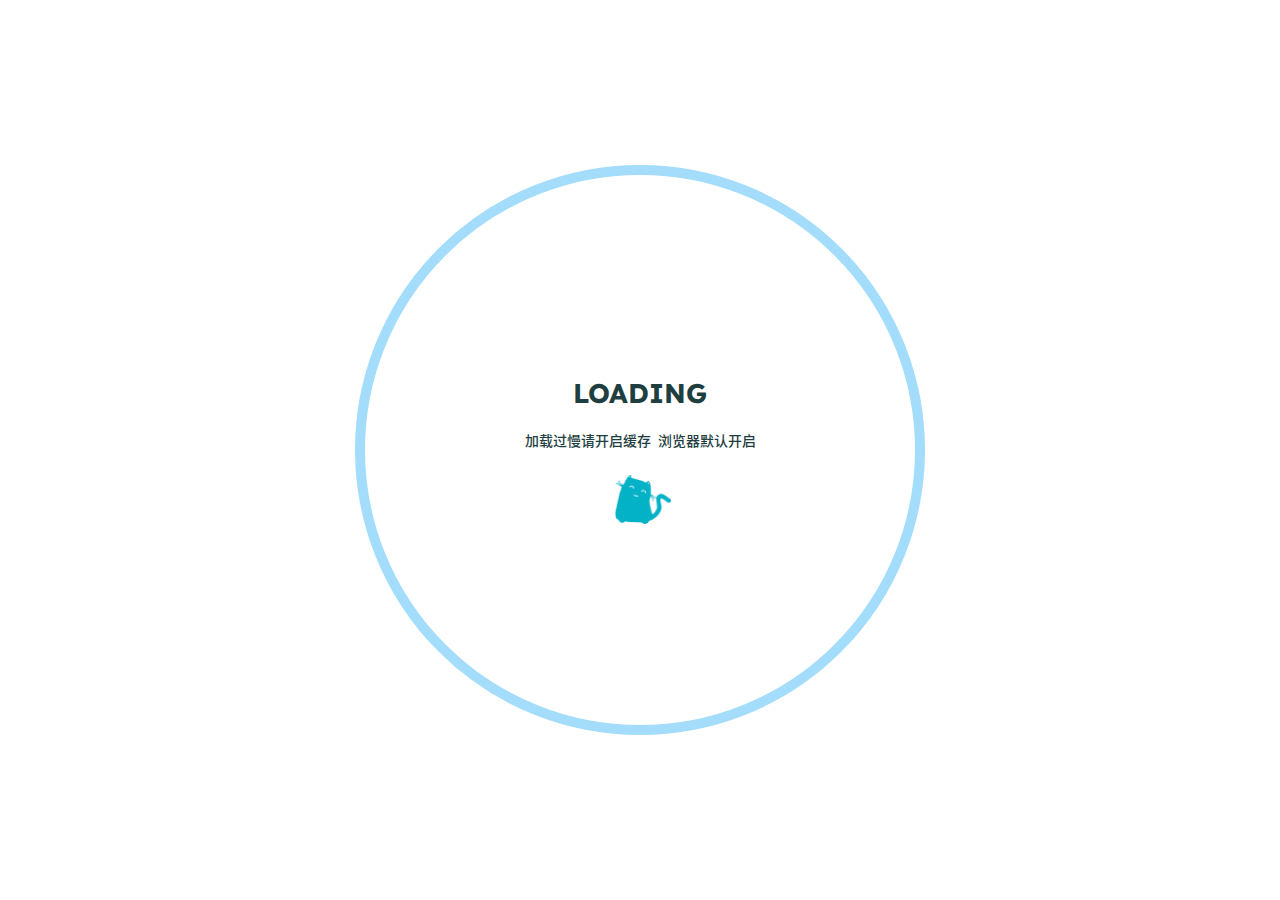
<file: categories/index.html>
<!DOCTYPE html>
<html lang="en">
    <head>
        <meta charset="UTF-8" />
        <title>categories | 染墨の小窝</title>
        <meta name="author" content="染墨" />
        <meta name="description" content="憋了俩月不知道写啥 想了三天凑两句废话 --有字就行" />
        <meta name="keywords" content="HTML CSS JavaScript Vue Hexo" />
        <meta name="viewport" content="width=device-width,initial-scale=1.0,maximum-scale=1.0,user-scalable=0" />
        <link rel="icon" href="/images/cs.jpg" />
        <script src="https://cdn.staticfile.org/vue/3.2.47/vue.global.prod.min.js"></script>
<link rel="stylesheet" href="https://cdn.staticfile.org/font-awesome/6.3.0/css/all.min.css" />
<link rel="stylesheet" href="/css/fonts.min.css" />
<script> const mixins = {}; </script>

<script src="https://polyfill.io/v3/polyfill.min.js?features=default"></script>


<script src="https://cdn.staticfile.org/highlight.js/11.7.0/highlight.min.js"></script>
<link
    rel="stylesheet"
    href="https://cdn.staticfile.org/highlight.js/11.7.0/styles/github.min.css"
/>
<script src="/js/lib/highlight.js"></script>



<script src="/js/lib/preview.js"></script>





<link rel="stylesheet" href="/css/main.css" />

    <meta name="generator" content="Hexo 5.4.2"></head>
    <body>
        <div id="layout">
            <transition name="fade">
            <div id="loading" v-show="loading">
                <div id="loading-circle">
                    <h2>LOADING</h2>
                    <p>加载过慢请开启缓存&ensp;浏览器默认开启</p>
                    <img src="/images/loading.gif" />
                </div>
            </div>
            </transition>
            <transition name="into">
            <div id="main" v-show="!loading">
                <nav id="menu" ref="menu">
    <div class="desktop-menu">
        <a class="title" href="/">
            <span>染墨の小窝</span>
        </a>
        
        <a href="/">
            <i class="fa-solid fa-house fa-fw"></i>
            <span>&ensp;Home</span>
        </a>
        
        <a href="/about">
            <i class="fa-solid fa-id-card fa-fw"></i>
            <span>&ensp;About</span>
        </a>
        
        <a href="/archives">
            <i class="fa-solid fa-box-archive fa-fw"></i>
            <span>&ensp;Archives</span>
        </a>
        
        <a href="/categories">
            <i class="fa-solid fa-bookmark fa-fw"></i>
            <span>&ensp;Categories</span>
        </a>
        
        <a href="/tags">
            <i class="fa-solid fa-tags fa-fw"></i>
            <span>&ensp;Tags</span>
        </a>
        
    </div>
    <div id="mobile-menu">
        <div class="curtain" v-show="showMenu" @click="showMenu = !showMenu"></div>
        <div class="title" @click="showMenu = !showMenu">
            <i class="fa-solid fa-bars fa-fw"></i>
            <span>&emsp;染墨の小窝</span>
        </div>
        <transition name="slide">
        <div class="items" v-show="showMenu">
            
            <a href="/">
                <div class="item">
                    <div style="min-width: 20px; max-width: 50px; width: 10%">
                        <i class="fa-solid fa-house fa-fw"></i>
                    </div>
                    <div style="min-width: 100px; max-width: 150%; width: 20%">Home</div>
                </div>
            </a>
            
            <a href="/about">
                <div class="item">
                    <div style="min-width: 20px; max-width: 50px; width: 10%">
                        <i class="fa-solid fa-id-card fa-fw"></i>
                    </div>
                    <div style="min-width: 100px; max-width: 150%; width: 20%">About</div>
                </div>
            </a>
            
            <a href="/archives">
                <div class="item">
                    <div style="min-width: 20px; max-width: 50px; width: 10%">
                        <i class="fa-solid fa-box-archive fa-fw"></i>
                    </div>
                    <div style="min-width: 100px; max-width: 150%; width: 20%">Archives</div>
                </div>
            </a>
            
            <a href="/categories">
                <div class="item">
                    <div style="min-width: 20px; max-width: 50px; width: 10%">
                        <i class="fa-solid fa-bookmark fa-fw"></i>
                    </div>
                    <div style="min-width: 100px; max-width: 150%; width: 20%">Categories</div>
                </div>
            </a>
            
            <a href="/tags">
                <div class="item">
                    <div style="min-width: 20px; max-width: 50px; width: 10%">
                        <i class="fa-solid fa-tags fa-fw"></i>
                    </div>
                    <div style="min-width: 100px; max-width: 150%; width: 20%">Tags</div>
                </div>
            </a>
            
        </div>
        </transition>
    </div>
</nav>

                <div id="archives">
    
    <div class="categories-tags">
        
    </div>
    
</div>

                <footer id="footer">
    <div id="footer-wrap">
        <div>
            &copy;
            2023 - 2023 染墨の小窝
            <span id="footer-icon">
                <i class="fa-solid fa-font-awesome fa-fw"></i>
            </span>
            &commat;染墨
        </div>
        <div>
            Based on the <a target="_blank" rel="noopener" href="https://hexo.io">Hexo Engine</a> &amp;
            <a target="_blank" rel="noopener" href="https://github.com/argvchs/hexo-theme-particlex">ParticleX Theme</a>
        </div>
        
    </div>
</footer>

            </div>
            </transition>
            
            <transition name="fade">
            <div id="preview" ref="preview" v-show="previewShow">
                <img id="preview-content" ref="previewContent" />
            </div>
            </transition>
            
        </div>
        <script src="/js/main.js"></script>
        
    </body>
</html>
</file>
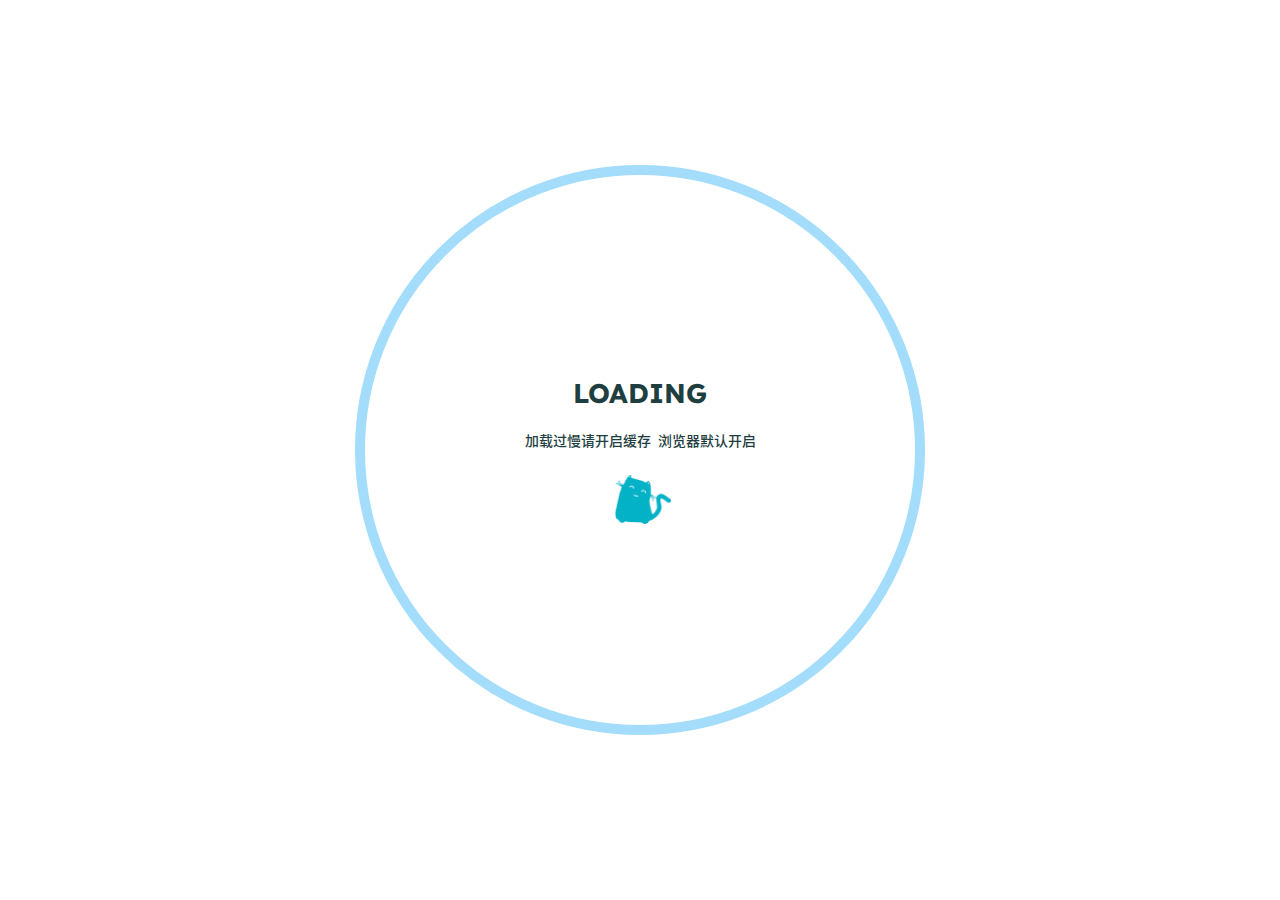
<file: link/index.html>
<!DOCTYPE html>
<html lang="en">
    <head>
        <meta charset="UTF-8" />
        <title>link | 染墨の小窝</title>
        <meta name="author" content="染墨" />
        <meta name="description" content="憋了俩月不知道写啥 想了三天凑两句废话 --有字就行" />
        <meta name="keywords" content="HTML CSS JavaScript Vue Hexo" />
        <meta name="viewport" content="width=device-width,initial-scale=1.0,maximum-scale=1.0,user-scalable=0" />
        <link rel="icon" href="/images/cs.jpg" />
        <script src="https://cdn.staticfile.org/vue/3.2.47/vue.global.prod.min.js"></script>
<link rel="stylesheet" href="https://cdn.staticfile.org/font-awesome/6.3.0/css/all.min.css" />
<link rel="stylesheet" href="/css/fonts.min.css" />
<script> const mixins = {}; </script>

<script src="https://polyfill.io/v3/polyfill.min.js?features=default"></script>


<script src="https://cdn.staticfile.org/highlight.js/11.7.0/highlight.min.js"></script>
<link
    rel="stylesheet"
    href="https://cdn.staticfile.org/highlight.js/11.7.0/styles/github.min.css"
/>
<script src="/js/lib/highlight.js"></script>



<script src="/js/lib/preview.js"></script>









<link rel="stylesheet" href="/css/main.css" />

    <meta name="generator" content="Hexo 5.4.2"></head>
    <body>
        <div id="layout">
            <transition name="fade">
            <div id="loading" v-show="loading">
                <div id="loading-circle">
                    <h2>LOADING</h2>
                    <p>加载过慢请开启缓存&ensp;浏览器默认开启</p>
                    <img src="/images/loading.gif" />
                </div>
            </div>
            </transition>
            <transition name="into">
            <div id="main" v-show="!loading">
                <nav id="menu" ref="menu">
    <div class="desktop-menu">
        <a class="title" href="/">
            <span>染墨の小窝</span>
        </a>
        
        <a href="/">
            <i class="fa-solid fa-house fa-fw"></i>
            <span>&ensp;Home</span>
        </a>
        
        <a href="/about">
            <i class="fa-solid fa-id-card fa-fw"></i>
            <span>&ensp;About</span>
        </a>
        
        <a href="/archives">
            <i class="fa-solid fa-box-archive fa-fw"></i>
            <span>&ensp;Archives</span>
        </a>
        
        <a href="/categories">
            <i class="fa-solid fa-bookmark fa-fw"></i>
            <span>&ensp;Categories</span>
        </a>
        
        <a href="/tags">
            <i class="fa-solid fa-tags fa-fw"></i>
            <span>&ensp;Tags</span>
        </a>
        
    </div>
    <div id="mobile-menu">
        <div class="curtain" v-show="showMenu" @click="showMenu = !showMenu"></div>
        <div class="title" @click="showMenu = !showMenu">
            <i class="fa-solid fa-bars fa-fw"></i>
            <span>&emsp;染墨の小窝</span>
        </div>
        <transition name="slide">
        <div class="items" v-show="showMenu">
            
            <a href="/">
                <div class="item">
                    <div style="min-width: 20px; max-width: 50px; width: 10%">
                        <i class="fa-solid fa-house fa-fw"></i>
                    </div>
                    <div style="min-width: 100px; max-width: 150%; width: 20%">Home</div>
                </div>
            </a>
            
            <a href="/about">
                <div class="item">
                    <div style="min-width: 20px; max-width: 50px; width: 10%">
                        <i class="fa-solid fa-id-card fa-fw"></i>
                    </div>
                    <div style="min-width: 100px; max-width: 150%; width: 20%">About</div>
                </div>
            </a>
            
            <a href="/archives">
                <div class="item">
                    <div style="min-width: 20px; max-width: 50px; width: 10%">
                        <i class="fa-solid fa-box-archive fa-fw"></i>
                    </div>
                    <div style="min-width: 100px; max-width: 150%; width: 20%">Archives</div>
                </div>
            </a>
            
            <a href="/categories">
                <div class="item">
                    <div style="min-width: 20px; max-width: 50px; width: 10%">
                        <i class="fa-solid fa-bookmark fa-fw"></i>
                    </div>
                    <div style="min-width: 100px; max-width: 150%; width: 20%">Categories</div>
                </div>
            </a>
            
            <a href="/tags">
                <div class="item">
                    <div style="min-width: 20px; max-width: 50px; width: 10%">
                        <i class="fa-solid fa-tags fa-fw"></i>
                    </div>
                    <div style="min-width: 100px; max-width: 150%; width: 20%">Tags</div>
                </div>
            </a>
            
        </div>
        </transition>
    </div>
</nav>

                <div class="article">
    <div>
        <h1>link</h1>
    </div>
    <div class="info">
        <span class="date">
            <span class="icon">
                <i class="fa-solid fa-calendar fa-fw"></i>
            </span>
            2023/3/23
        </span>
        
        
    </div>
    
    <div class="content" v-pre>
        
    </div>
    
    
    
    
    
    
    
</div>

                <footer id="footer">
    <div id="footer-wrap">
        <div>
            &copy;
            2023 - 2023 染墨の小窝
            <span id="footer-icon">
                <i class="fa-solid fa-font-awesome fa-fw"></i>
            </span>
            &commat;染墨
        </div>
        <div>
            Based on the <a target="_blank" rel="noopener" href="https://hexo.io">Hexo Engine</a> &amp;
            <a target="_blank" rel="noopener" href="https://github.com/argvchs/hexo-theme-particlex">ParticleX Theme</a>
        </div>
        
    </div>
</footer>

            </div>
            </transition>
            
            <transition name="fade">
            <div id="preview" ref="preview" v-show="previewShow">
                <img id="preview-content" ref="previewContent" />
            </div>
            </transition>
            
        </div>
        <script src="/js/main.js"></script>
        
        




        
    </body>
</html>
</file>
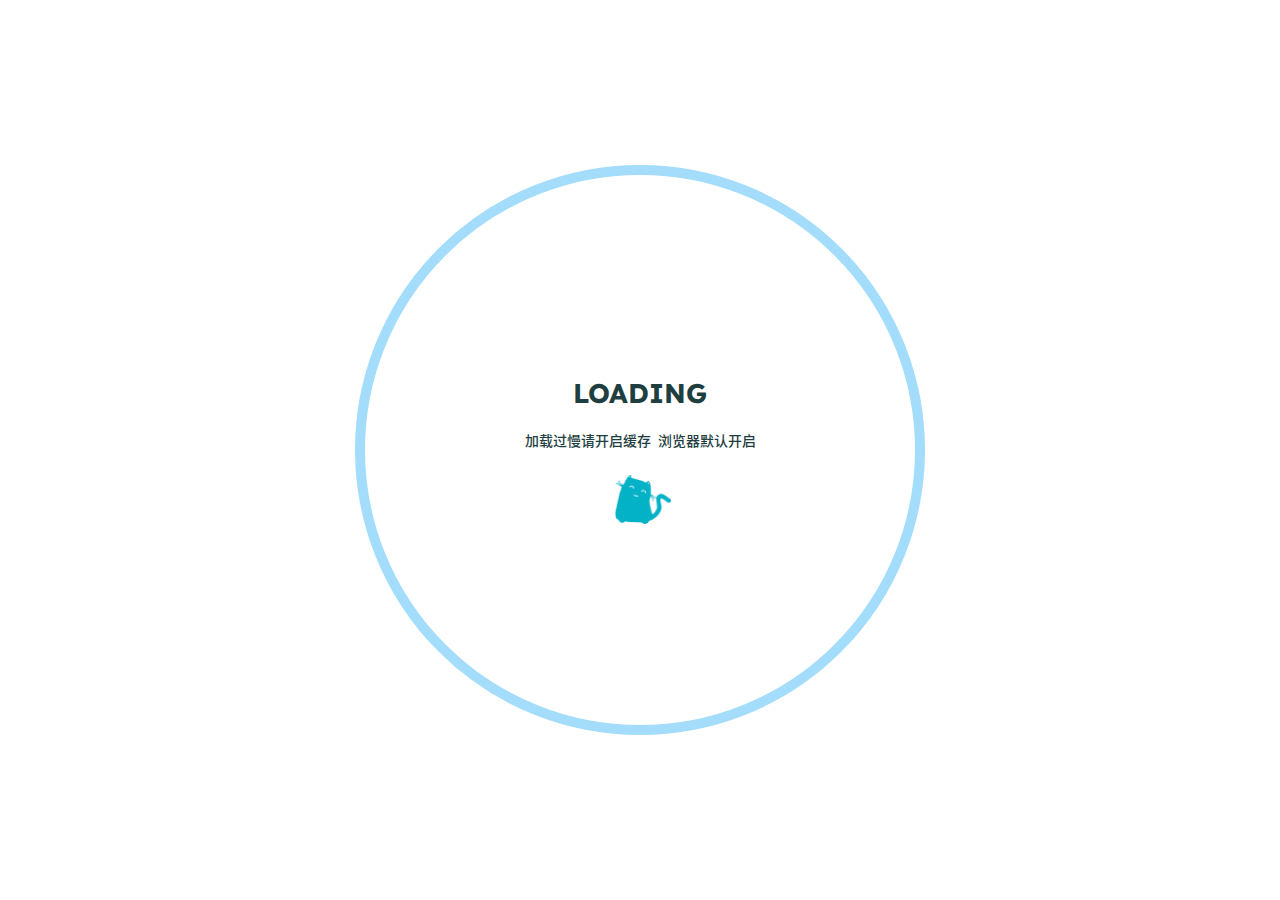
<file: tags/index.html>
<!DOCTYPE html>
<html lang="en">
    <head>
        <meta charset="UTF-8" />
        <title>tags | 染墨の小窝</title>
        <meta name="author" content="染墨" />
        <meta name="description" content="憋了俩月不知道写啥 想了三天凑两句废话 --有字就行" />
        <meta name="keywords" content="HTML CSS JavaScript Vue Hexo" />
        <meta name="viewport" content="width=device-width,initial-scale=1.0,maximum-scale=1.0,user-scalable=0" />
        <link rel="icon" href="/images/cs.jpg" />
        <script src="https://cdn.staticfile.org/vue/3.2.47/vue.global.prod.min.js"></script>
<link rel="stylesheet" href="https://cdn.staticfile.org/font-awesome/6.3.0/css/all.min.css" />
<link rel="stylesheet" href="/css/fonts.min.css" />
<script> const mixins = {}; </script>

<script src="https://polyfill.io/v3/polyfill.min.js?features=default"></script>


<script src="https://cdn.staticfile.org/highlight.js/11.7.0/highlight.min.js"></script>
<link
    rel="stylesheet"
    href="https://cdn.staticfile.org/highlight.js/11.7.0/styles/github.min.css"
/>
<script src="/js/lib/highlight.js"></script>



<script src="/js/lib/preview.js"></script>





<link rel="stylesheet" href="/css/main.css" />

    <meta name="generator" content="Hexo 5.4.2"></head>
    <body>
        <div id="layout">
            <transition name="fade">
            <div id="loading" v-show="loading">
                <div id="loading-circle">
                    <h2>LOADING</h2>
                    <p>加载过慢请开启缓存&ensp;浏览器默认开启</p>
                    <img src="/images/loading.gif" />
                </div>
            </div>
            </transition>
            <transition name="into">
            <div id="main" v-show="!loading">
                <nav id="menu" ref="menu">
    <div class="desktop-menu">
        <a class="title" href="/">
            <span>染墨の小窝</span>
        </a>
        
        <a href="/">
            <i class="fa-solid fa-house fa-fw"></i>
            <span>&ensp;Home</span>
        </a>
        
        <a href="/about">
            <i class="fa-solid fa-id-card fa-fw"></i>
            <span>&ensp;About</span>
        </a>
        
        <a href="/archives">
            <i class="fa-solid fa-box-archive fa-fw"></i>
            <span>&ensp;Archives</span>
        </a>
        
        <a href="/categories">
            <i class="fa-solid fa-bookmark fa-fw"></i>
            <span>&ensp;Categories</span>
        </a>
        
        <a href="/tags">
            <i class="fa-solid fa-tags fa-fw"></i>
            <span>&ensp;Tags</span>
        </a>
        
    </div>
    <div id="mobile-menu">
        <div class="curtain" v-show="showMenu" @click="showMenu = !showMenu"></div>
        <div class="title" @click="showMenu = !showMenu">
            <i class="fa-solid fa-bars fa-fw"></i>
            <span>&emsp;染墨の小窝</span>
        </div>
        <transition name="slide">
        <div class="items" v-show="showMenu">
            
            <a href="/">
                <div class="item">
                    <div style="min-width: 20px; max-width: 50px; width: 10%">
                        <i class="fa-solid fa-house fa-fw"></i>
                    </div>
                    <div style="min-width: 100px; max-width: 150%; width: 20%">Home</div>
                </div>
            </a>
            
            <a href="/about">
                <div class="item">
                    <div style="min-width: 20px; max-width: 50px; width: 10%">
                        <i class="fa-solid fa-id-card fa-fw"></i>
                    </div>
                    <div style="min-width: 100px; max-width: 150%; width: 20%">About</div>
                </div>
            </a>
            
            <a href="/archives">
                <div class="item">
                    <div style="min-width: 20px; max-width: 50px; width: 10%">
                        <i class="fa-solid fa-box-archive fa-fw"></i>
                    </div>
                    <div style="min-width: 100px; max-width: 150%; width: 20%">Archives</div>
                </div>
            </a>
            
            <a href="/categories">
                <div class="item">
                    <div style="min-width: 20px; max-width: 50px; width: 10%">
                        <i class="fa-solid fa-bookmark fa-fw"></i>
                    </div>
                    <div style="min-width: 100px; max-width: 150%; width: 20%">Categories</div>
                </div>
            </a>
            
            <a href="/tags">
                <div class="item">
                    <div style="min-width: 20px; max-width: 50px; width: 10%">
                        <i class="fa-solid fa-tags fa-fw"></i>
                    </div>
                    <div style="min-width: 100px; max-width: 150%; width: 20%">Tags</div>
                </div>
            </a>
            
        </div>
        </transition>
    </div>
</nav>

                <div id="archives">
    
    <div class="categories-tags">
        
    </div>
    
</div>

                <footer id="footer">
    <div id="footer-wrap">
        <div>
            &copy;
            2023 - 2023 染墨の小窝
            <span id="footer-icon">
                <i class="fa-solid fa-font-awesome fa-fw"></i>
            </span>
            &commat;染墨
        </div>
        <div>
            Based on the <a target="_blank" rel="noopener" href="https://hexo.io">Hexo Engine</a> &amp;
            <a target="_blank" rel="noopener" href="https://github.com/argvchs/hexo-theme-particlex">ParticleX Theme</a>
        </div>
        
    </div>
</footer>

            </div>
            </transition>
            
            <transition name="fade">
            <div id="preview" ref="preview" v-show="previewShow">
                <img id="preview-content" ref="previewContent" />
            </div>
            </transition>
            
        </div>
        <script src="/js/main.js"></script>
        
    </body>
</html>
</file>
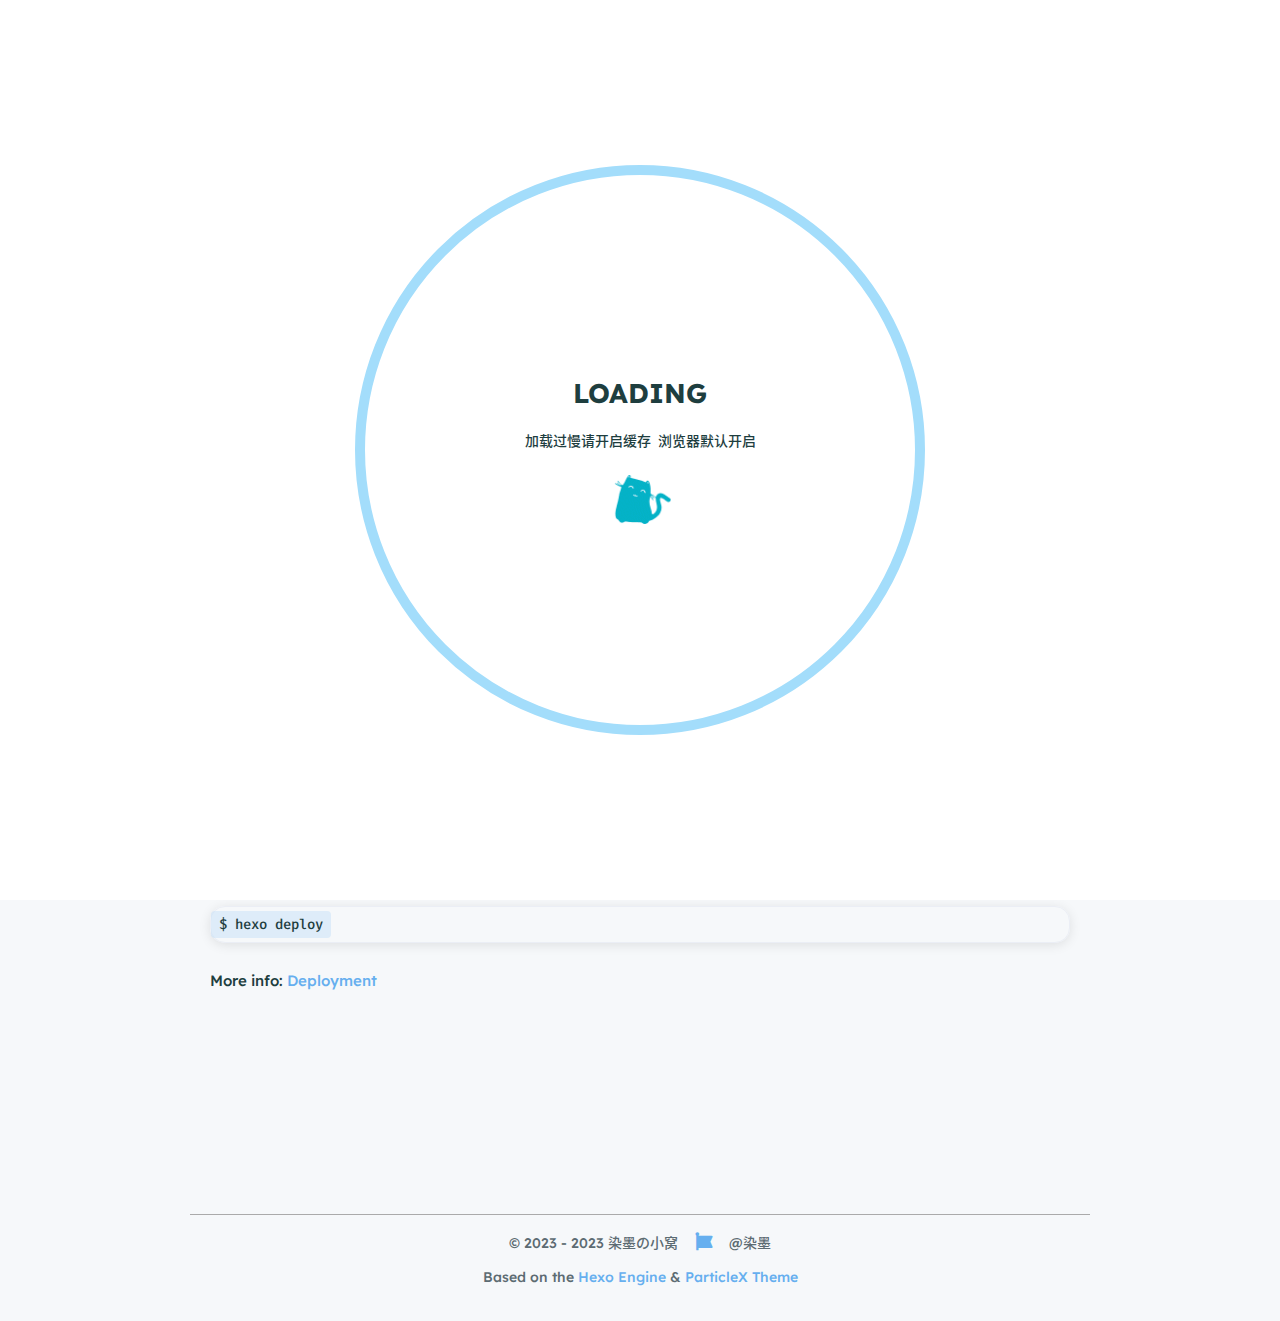
<file: 2023/03/23/hello-world/index.html>
<!DOCTYPE html>
<html lang="en">
    <head>
        <meta charset="UTF-8" />
        <title>Hello World | 染墨の小窝</title>
        <meta name="author" content="染墨" />
        <meta name="description" content="憋了俩月不知道写啥 想了三天凑两句废话 --有字就行" />
        <meta name="keywords" content="HTML CSS JavaScript Vue Hexo" />
        <meta name="viewport" content="width=device-width,initial-scale=1.0,maximum-scale=1.0,user-scalable=0" />
        <link rel="icon" href="/images/cs.jpg" />
        <script src="https://cdn.staticfile.org/vue/3.2.47/vue.global.prod.min.js"></script>
<link rel="stylesheet" href="https://cdn.staticfile.org/font-awesome/6.3.0/css/all.min.css" />
<link rel="stylesheet" href="/css/fonts.min.css" />
<script> const mixins = {}; </script>

<script src="https://polyfill.io/v3/polyfill.min.js?features=default"></script>


<script src="https://cdn.staticfile.org/highlight.js/11.7.0/highlight.min.js"></script>
<link
    rel="stylesheet"
    href="https://cdn.staticfile.org/highlight.js/11.7.0/styles/github.min.css"
/>
<script src="/js/lib/highlight.js"></script>



<script src="/js/lib/preview.js"></script>









<link rel="stylesheet" href="/css/main.css" />

    <meta name="generator" content="Hexo 5.4.2"></head>
    <body>
        <div id="layout">
            <transition name="fade">
            <div id="loading" v-show="loading">
                <div id="loading-circle">
                    <h2>LOADING</h2>
                    <p>加载过慢请开启缓存&ensp;浏览器默认开启</p>
                    <img src="/images/loading.gif" />
                </div>
            </div>
            </transition>
            <transition name="into">
            <div id="main" v-show="!loading">
                <nav id="menu" ref="menu">
    <div class="desktop-menu">
        <a class="title" href="/">
            <span>染墨の小窝</span>
        </a>
        
        <a href="/">
            <i class="fa-solid fa-house fa-fw"></i>
            <span>&ensp;Home</span>
        </a>
        
        <a href="/about">
            <i class="fa-solid fa-id-card fa-fw"></i>
            <span>&ensp;About</span>
        </a>
        
        <a href="/archives">
            <i class="fa-solid fa-box-archive fa-fw"></i>
            <span>&ensp;Archives</span>
        </a>
        
        <a href="/categories">
            <i class="fa-solid fa-bookmark fa-fw"></i>
            <span>&ensp;Categories</span>
        </a>
        
        <a href="/tags">
            <i class="fa-solid fa-tags fa-fw"></i>
            <span>&ensp;Tags</span>
        </a>
        
    </div>
    <div id="mobile-menu">
        <div class="curtain" v-show="showMenu" @click="showMenu = !showMenu"></div>
        <div class="title" @click="showMenu = !showMenu">
            <i class="fa-solid fa-bars fa-fw"></i>
            <span>&emsp;染墨の小窝</span>
        </div>
        <transition name="slide">
        <div class="items" v-show="showMenu">
            
            <a href="/">
                <div class="item">
                    <div style="min-width: 20px; max-width: 50px; width: 10%">
                        <i class="fa-solid fa-house fa-fw"></i>
                    </div>
                    <div style="min-width: 100px; max-width: 150%; width: 20%">Home</div>
                </div>
            </a>
            
            <a href="/about">
                <div class="item">
                    <div style="min-width: 20px; max-width: 50px; width: 10%">
                        <i class="fa-solid fa-id-card fa-fw"></i>
                    </div>
                    <div style="min-width: 100px; max-width: 150%; width: 20%">About</div>
                </div>
            </a>
            
            <a href="/archives">
                <div class="item">
                    <div style="min-width: 20px; max-width: 50px; width: 10%">
                        <i class="fa-solid fa-box-archive fa-fw"></i>
                    </div>
                    <div style="min-width: 100px; max-width: 150%; width: 20%">Archives</div>
                </div>
            </a>
            
            <a href="/categories">
                <div class="item">
                    <div style="min-width: 20px; max-width: 50px; width: 10%">
                        <i class="fa-solid fa-bookmark fa-fw"></i>
                    </div>
                    <div style="min-width: 100px; max-width: 150%; width: 20%">Categories</div>
                </div>
            </a>
            
            <a href="/tags">
                <div class="item">
                    <div style="min-width: 20px; max-width: 50px; width: 10%">
                        <i class="fa-solid fa-tags fa-fw"></i>
                    </div>
                    <div style="min-width: 100px; max-width: 150%; width: 20%">Tags</div>
                </div>
            </a>
            
        </div>
        </transition>
    </div>
</nav>

                <div class="article">
    <div>
        <h1>Hello World</h1>
    </div>
    <div class="info">
        <span class="date">
            <span class="icon">
                <i class="fa-solid fa-calendar fa-fw"></i>
            </span>
            2023/3/23
        </span>
        
        
    </div>
    
    <div class="content" v-pre>
        <p>Welcome to <a target="_blank" rel="noopener" href="https://hexo.io/">Hexo</a>! This is your very first post. Check <a target="_blank" rel="noopener" href="https://hexo.io/docs/">documentation</a> for more info. If you get any problems when using Hexo, you can find the answer in <a target="_blank" rel="noopener" href="https://hexo.io/docs/troubleshooting.html">troubleshooting</a> or you can ask me on <a target="_blank" rel="noopener" href="https://github.com/hexojs/hexo/issues">GitHub</a>.</p>
<h2 id="Quick-Start"><a href="#Quick-Start" class="headerlink" title="Quick Start"></a>Quick Start</h2><h3 id="Create-a-new-post"><a href="#Create-a-new-post" class="headerlink" title="Create a new post"></a>Create a new post</h3><pre><code class="bash">$ hexo new &quot;My New Post&quot;
</code></pre>
<p>More info: <a target="_blank" rel="noopener" href="https://hexo.io/docs/writing.html">Writing</a></p>
<h3 id="Run-server"><a href="#Run-server" class="headerlink" title="Run server"></a>Run server</h3><pre><code class="bash">$ hexo server
</code></pre>
<p>More info: <a target="_blank" rel="noopener" href="https://hexo.io/docs/server.html">Server</a></p>
<h3 id="Generate-static-files"><a href="#Generate-static-files" class="headerlink" title="Generate static files"></a>Generate static files</h3><pre><code class="bash">$ hexo generate
</code></pre>
<p>More info: <a target="_blank" rel="noopener" href="https://hexo.io/docs/generating.html">Generating</a></p>
<h3 id="Deploy-to-remote-sites"><a href="#Deploy-to-remote-sites" class="headerlink" title="Deploy to remote sites"></a>Deploy to remote sites</h3><pre><code class="bash">$ hexo deploy
</code></pre>
<p>More info: <a target="_blank" rel="noopener" href="https://hexo.io/docs/one-command-deployment.html">Deployment</a></p>

    </div>
    
    
    
    
    
    
    
</div>

                <footer id="footer">
    <div id="footer-wrap">
        <div>
            &copy;
            2023 - 2023 染墨の小窝
            <span id="footer-icon">
                <i class="fa-solid fa-font-awesome fa-fw"></i>
            </span>
            &commat;染墨
        </div>
        <div>
            Based on the <a target="_blank" rel="noopener" href="https://hexo.io">Hexo Engine</a> &amp;
            <a target="_blank" rel="noopener" href="https://github.com/argvchs/hexo-theme-particlex">ParticleX Theme</a>
        </div>
        
    </div>
</footer>

            </div>
            </transition>
            
            <transition name="fade">
            <div id="preview" ref="preview" v-show="previewShow">
                <img id="preview-content" ref="previewContent" />
            </div>
            </transition>
            
        </div>
        <script src="/js/main.js"></script>
        
        




        
    </body>
</html>
</file>
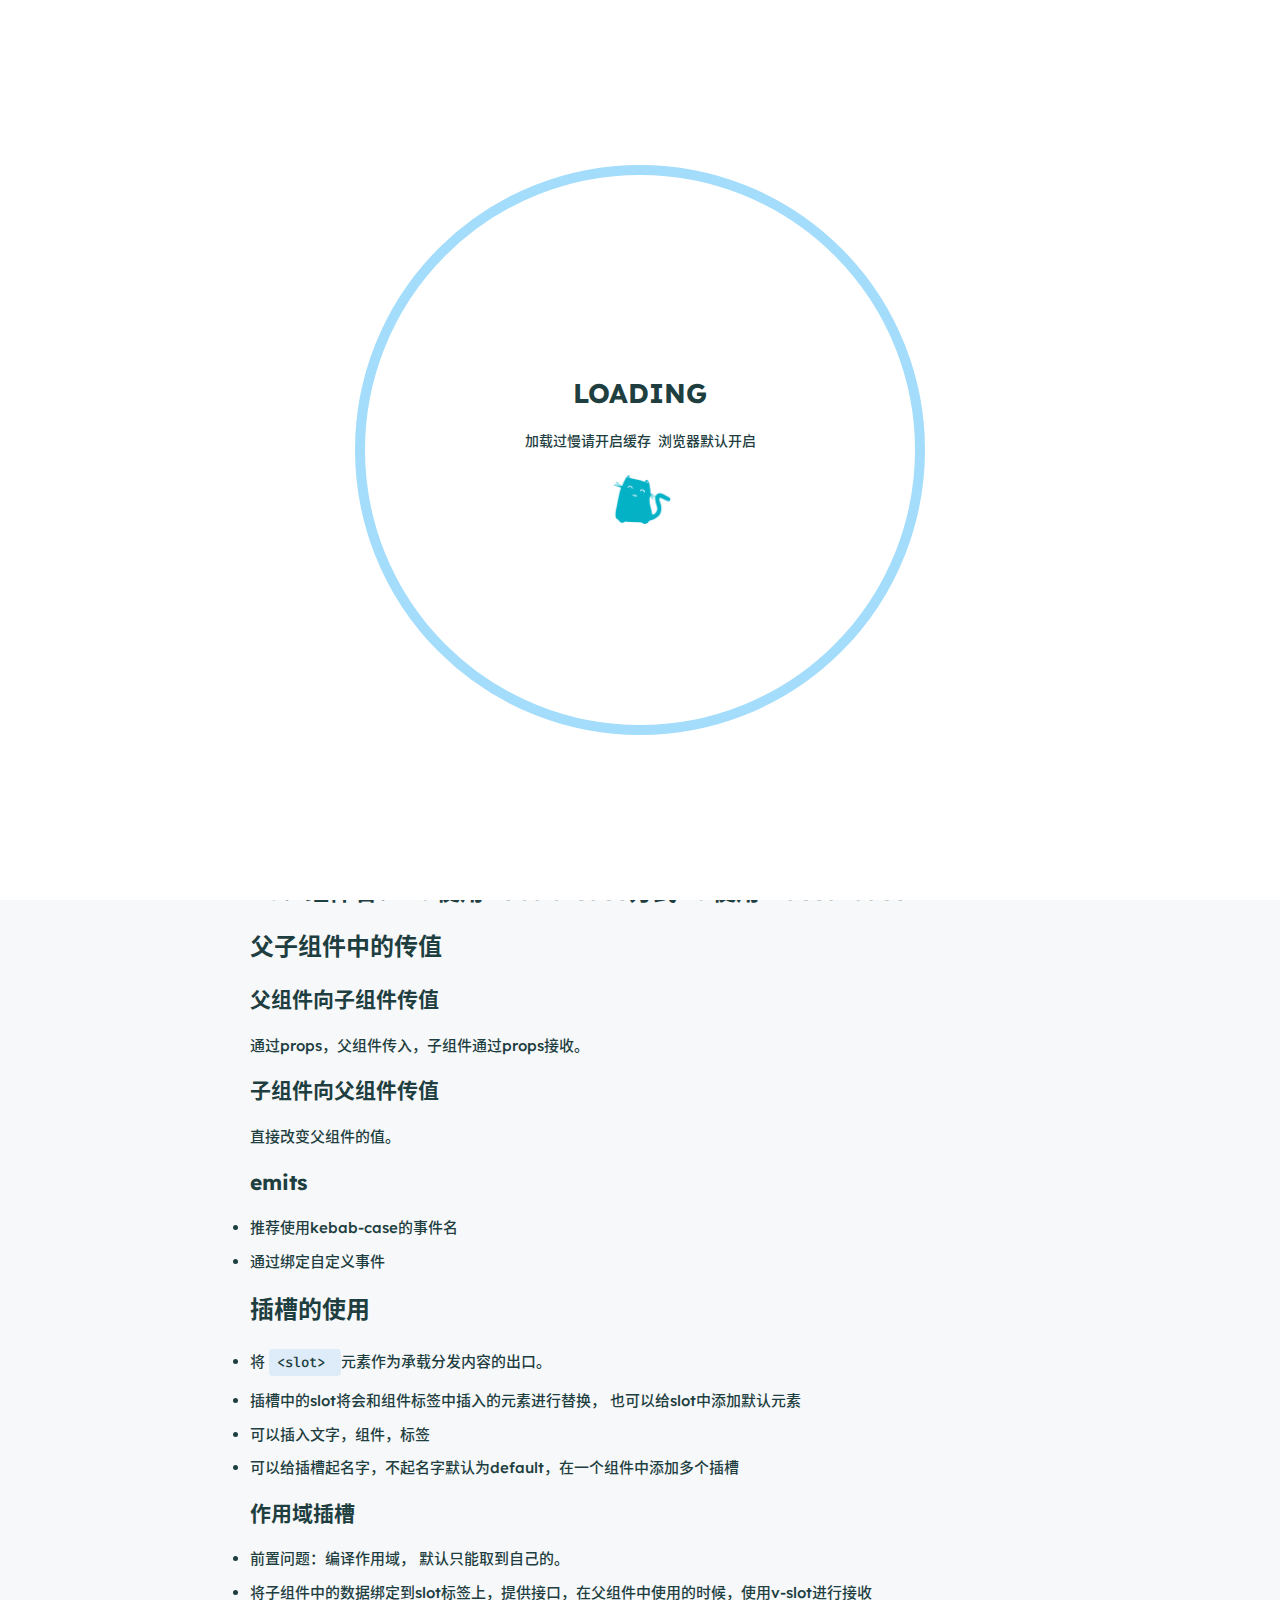
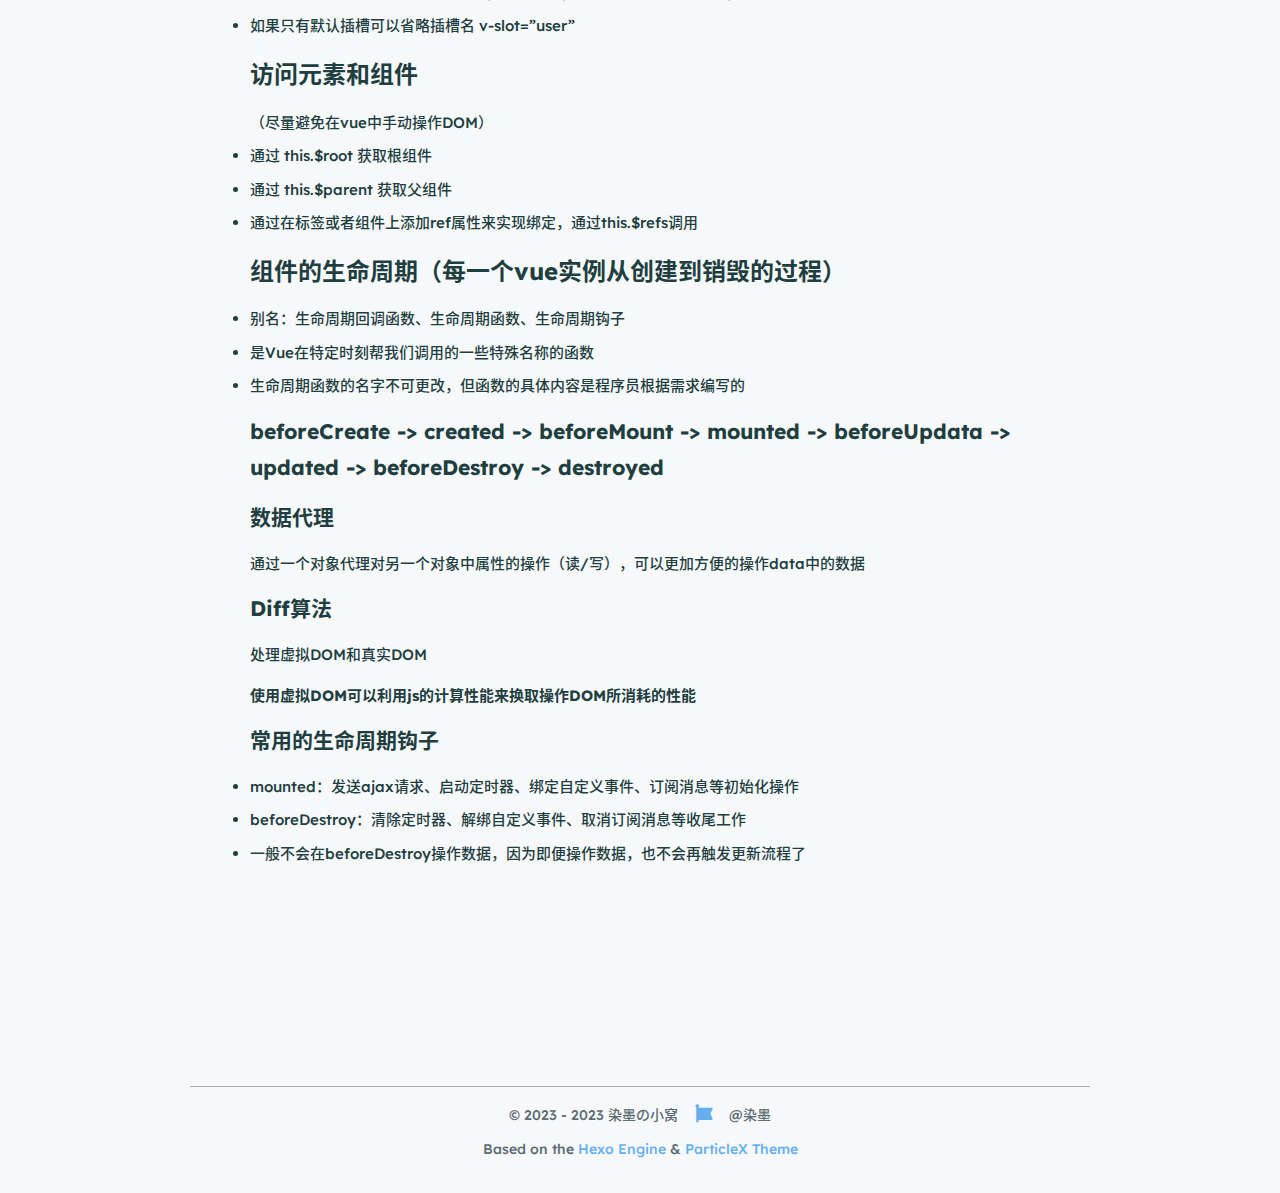
<file: 2023/03/24/Vue组件化/index.html>
<!DOCTYPE html>
<html lang="en">
    <head>
        <meta charset="UTF-8" />
        <title>Vue组件化 | 染墨の小窝</title>
        <meta name="author" content="染墨" />
        <meta name="description" content="憋了俩月不知道写啥 想了三天凑两句废话 --有字就行" />
        <meta name="keywords" content="HTML CSS JavaScript Vue Hexo" />
        <meta name="viewport" content="width=device-width,initial-scale=1.0,maximum-scale=1.0,user-scalable=0" />
        <link rel="icon" href="/images/cs.jpg" />
        <script src="https://cdn.staticfile.org/vue/3.2.47/vue.global.prod.min.js"></script>
<link rel="stylesheet" href="https://cdn.staticfile.org/font-awesome/6.3.0/css/all.min.css" />
<link rel="stylesheet" href="/css/fonts.min.css" />
<script> const mixins = {}; </script>

<script src="https://polyfill.io/v3/polyfill.min.js?features=default"></script>


<script src="https://cdn.staticfile.org/highlight.js/11.7.0/highlight.min.js"></script>
<link
    rel="stylesheet"
    href="https://cdn.staticfile.org/highlight.js/11.7.0/styles/github.min.css"
/>
<script src="/js/lib/highlight.js"></script>



<script src="/js/lib/preview.js"></script>









<link rel="stylesheet" href="/css/main.css" />

    <meta name="generator" content="Hexo 5.4.2"></head>
    <body>
        <div id="layout">
            <transition name="fade">
            <div id="loading" v-show="loading">
                <div id="loading-circle">
                    <h2>LOADING</h2>
                    <p>加载过慢请开启缓存&ensp;浏览器默认开启</p>
                    <img src="/images/loading.gif" />
                </div>
            </div>
            </transition>
            <transition name="into">
            <div id="main" v-show="!loading">
                <nav id="menu" ref="menu">
    <div class="desktop-menu">
        <a class="title" href="/">
            <span>染墨の小窝</span>
        </a>
        
        <a href="/">
            <i class="fa-solid fa-house fa-fw"></i>
            <span>&ensp;Home</span>
        </a>
        
        <a href="/about">
            <i class="fa-solid fa-id-card fa-fw"></i>
            <span>&ensp;About</span>
        </a>
        
        <a href="/archives">
            <i class="fa-solid fa-box-archive fa-fw"></i>
            <span>&ensp;Archives</span>
        </a>
        
        <a href="/categories">
            <i class="fa-solid fa-bookmark fa-fw"></i>
            <span>&ensp;Categories</span>
        </a>
        
        <a href="/tags">
            <i class="fa-solid fa-tags fa-fw"></i>
            <span>&ensp;Tags</span>
        </a>
        
    </div>
    <div id="mobile-menu">
        <div class="curtain" v-show="showMenu" @click="showMenu = !showMenu"></div>
        <div class="title" @click="showMenu = !showMenu">
            <i class="fa-solid fa-bars fa-fw"></i>
            <span>&emsp;染墨の小窝</span>
        </div>
        <transition name="slide">
        <div class="items" v-show="showMenu">
            
            <a href="/">
                <div class="item">
                    <div style="min-width: 20px; max-width: 50px; width: 10%">
                        <i class="fa-solid fa-house fa-fw"></i>
                    </div>
                    <div style="min-width: 100px; max-width: 150%; width: 20%">Home</div>
                </div>
            </a>
            
            <a href="/about">
                <div class="item">
                    <div style="min-width: 20px; max-width: 50px; width: 10%">
                        <i class="fa-solid fa-id-card fa-fw"></i>
                    </div>
                    <div style="min-width: 100px; max-width: 150%; width: 20%">About</div>
                </div>
            </a>
            
            <a href="/archives">
                <div class="item">
                    <div style="min-width: 20px; max-width: 50px; width: 10%">
                        <i class="fa-solid fa-box-archive fa-fw"></i>
                    </div>
                    <div style="min-width: 100px; max-width: 150%; width: 20%">Archives</div>
                </div>
            </a>
            
            <a href="/categories">
                <div class="item">
                    <div style="min-width: 20px; max-width: 50px; width: 10%">
                        <i class="fa-solid fa-bookmark fa-fw"></i>
                    </div>
                    <div style="min-width: 100px; max-width: 150%; width: 20%">Categories</div>
                </div>
            </a>
            
            <a href="/tags">
                <div class="item">
                    <div style="min-width: 20px; max-width: 50px; width: 10%">
                        <i class="fa-solid fa-tags fa-fw"></i>
                    </div>
                    <div style="min-width: 100px; max-width: 150%; width: 20%">Tags</div>
                </div>
            </a>
            
        </div>
        </transition>
    </div>
</nav>

                <div class="article">
    <div>
        <h1>Vue组件化</h1>
    </div>
    <div class="info">
        <span class="date">
            <span class="icon">
                <i class="fa-solid fa-calendar fa-fw"></i>
            </span>
            2023/3/24
        </span>
        
        
    </div>
    
    <div class="content" v-pre>
        <h1 id="0-组件化概念"><a href="#0-组件化概念" class="headerlink" title="0.组件化概念"></a>0.组件化概念</h1><p>组件化是一种抽象，它允许我们使用小型、独立和通常可复用的组件构建大型应用，几乎任意类型的应用界面都可以抽象为一个组件树</p>
<h1 id="1-使用组件化"><a href="#1-使用组件化" class="headerlink" title="1.使用组件化"></a>1.使用组件化</h1><h3 id="非单文件组件"><a href="#非单文件组件" class="headerlink" title="非单文件组件"></a>非单文件组件</h3><ul>
<li>使用entend进行创建</li>
<li>使用component创建</li>
<li>entend语法糖</li>
<li>将template摘出去<h3 id="组件中的Data和Methods（必须是一个对象）"><a href="#组件中的Data和Methods（必须是一个对象）" class="headerlink" title="组件中的Data和Methods（必须是一个对象）"></a>组件中的Data和Methods（必须是一个对象）</h3></li>
<li>全局注册：全局可用</li>
<li>局部注册：只是在注册的那一块可以使用<h3 id="单文件组合"><a href="#单文件组合" class="headerlink" title="单文件组合"></a>单文件组合</h3>在一个.vue文件中集成了Html，Css，Js，实现应用中局部功能代码和资源的集合<h3 id="PS：组件名：-1-使用Kebab-case方式-2-使用-PascalCase"><a href="#PS：组件名：-1-使用Kebab-case方式-2-使用-PascalCase" class="headerlink" title="PS：组件名： 1. 使用Kebab-case方式    2. 使用 PascalCase"></a>PS：组件名： 1. 使用Kebab-case方式    2. 使用 PascalCase</h3><h3 id="父子组件中的传值"><a href="#父子组件中的传值" class="headerlink" title="父子组件中的传值"></a>父子组件中的传值</h3><h4 id="父组件向子组件传值"><a href="#父组件向子组件传值" class="headerlink" title="父组件向子组件传值"></a>父组件向子组件传值</h4>通过props，父组件传入，子组件通过props接收。<h4 id="子组件向父组件传值"><a href="#子组件向父组件传值" class="headerlink" title="子组件向父组件传值"></a>子组件向父组件传值</h4>直接改变父组件的值。<h4 id="emits"><a href="#emits" class="headerlink" title="emits"></a>emits</h4></li>
<li>推荐使用kebab-case的事件名</li>
<li>通过绑定自定义事件<h3 id="插槽的使用"><a href="#插槽的使用" class="headerlink" title="插槽的使用"></a>插槽的使用</h3></li>
<li>将 <code>&lt;slot&gt; </code>元素作为承载分发内容的出口。</li>
<li> 插槽中的slot将会和组件标签中插入的元素进行替换， 也可以给slot中添加默认元素</li>
<li> 可以插入文字，组件，标签</li>
<li> 可以给插槽起名字，不起名字默认为default，在一个组件中添加多个插槽<h4 id="作用域插槽"><a href="#作用域插槽" class="headerlink" title="作用域插槽"></a>作用域插槽</h4></li>
<li>前置问题：编译作用域， 默认只能取到自己的。</li>
<li>将子组件中的数据绑定到slot标签上，提供接口，在父组件中使用的时候，使用v-slot进行接收</li>
<li>如果只有默认插槽可以省略插槽名 v-slot=”user”<h3 id="访问元素和组件"><a href="#访问元素和组件" class="headerlink" title="访问元素和组件"></a>访问元素和组件</h3>（尽量避免在vue中手动操作DOM）</li>
<li>通过 this.$root 获取根组件</li>
<li>通过 this.$parent 获取父组件</li>
<li>通过在标签或者组件上添加ref属性来实现绑定，通过this.$refs调用<h3 id="组件的生命周期（每一个vue实例从创建到销毁的过程）"><a href="#组件的生命周期（每一个vue实例从创建到销毁的过程）" class="headerlink" title="组件的生命周期（每一个vue实例从创建到销毁的过程）"></a>组件的生命周期（每一个vue实例从创建到销毁的过程）</h3></li>
<li>别名：生命周期回调函数、生命周期函数、生命周期钩子</li>
<li>是Vue在特定时刻帮我们调用的一些特殊名称的函数</li>
<li>生命周期函数的名字不可更改，但函数的具体内容是程序员根据需求编写的<h4 id="beforeCreate-gt-created-gt-beforeMount-gt-mounted-gt-beforeUpdata-gt-updated-gt-beforeDestroy-gt-destroyed"><a href="#beforeCreate-gt-created-gt-beforeMount-gt-mounted-gt-beforeUpdata-gt-updated-gt-beforeDestroy-gt-destroyed" class="headerlink" title="beforeCreate -&gt; created -&gt; beforeMount -&gt; mounted -&gt; beforeUpdata -&gt; updated -&gt; beforeDestroy -&gt; destroyed"></a>beforeCreate -&gt; created -&gt; beforeMount -&gt; mounted -&gt; beforeUpdata -&gt; updated -&gt; beforeDestroy -&gt; destroyed</h4><h4 id="数据代理"><a href="#数据代理" class="headerlink" title="数据代理"></a>数据代理</h4>通过一个对象代理对另一个对象中属性的操作（读/写），可以更加方便的操作data中的数据<h4 id="Diff算法"><a href="#Diff算法" class="headerlink" title="Diff算法"></a>Diff算法</h4>处理虚拟DOM和真实DOM<h6 id="使用虚拟DOM可以利用js的计算性能来换取操作DOM所消耗的性能"><a href="#使用虚拟DOM可以利用js的计算性能来换取操作DOM所消耗的性能" class="headerlink" title="使用虚拟DOM可以利用js的计算性能来换取操作DOM所消耗的性能"></a>使用虚拟DOM可以利用js的计算性能来换取操作DOM所消耗的性能</h6><h4 id="常用的生命周期钩子"><a href="#常用的生命周期钩子" class="headerlink" title="常用的生命周期钩子"></a>常用的生命周期钩子</h4></li>
<li>mounted：发送ajax请求、启动定时器、绑定自定义事件、订阅消息等初始化操作</li>
<li>beforeDestroy：清除定时器、解绑自定义事件、取消订阅消息等收尾工作</li>
<li>一般不会在beforeDestroy操作数据，因为即便操作数据，也不会再触发更新流程了</li>
</ul>

    </div>
    
    
    
    
    
    
    
</div>

                <footer id="footer">
    <div id="footer-wrap">
        <div>
            &copy;
            2023 - 2023 染墨の小窝
            <span id="footer-icon">
                <i class="fa-solid fa-font-awesome fa-fw"></i>
            </span>
            &commat;染墨
        </div>
        <div>
            Based on the <a target="_blank" rel="noopener" href="https://hexo.io">Hexo Engine</a> &amp;
            <a target="_blank" rel="noopener" href="https://github.com/argvchs/hexo-theme-particlex">ParticleX Theme</a>
        </div>
        
    </div>
</footer>

            </div>
            </transition>
            
            <transition name="fade">
            <div id="preview" ref="preview" v-show="previewShow">
                <img id="preview-content" ref="previewContent" />
            </div>
            </transition>
            
        </div>
        <script src="/js/main.js"></script>
        
        




        
    </body>
</html>
</file>
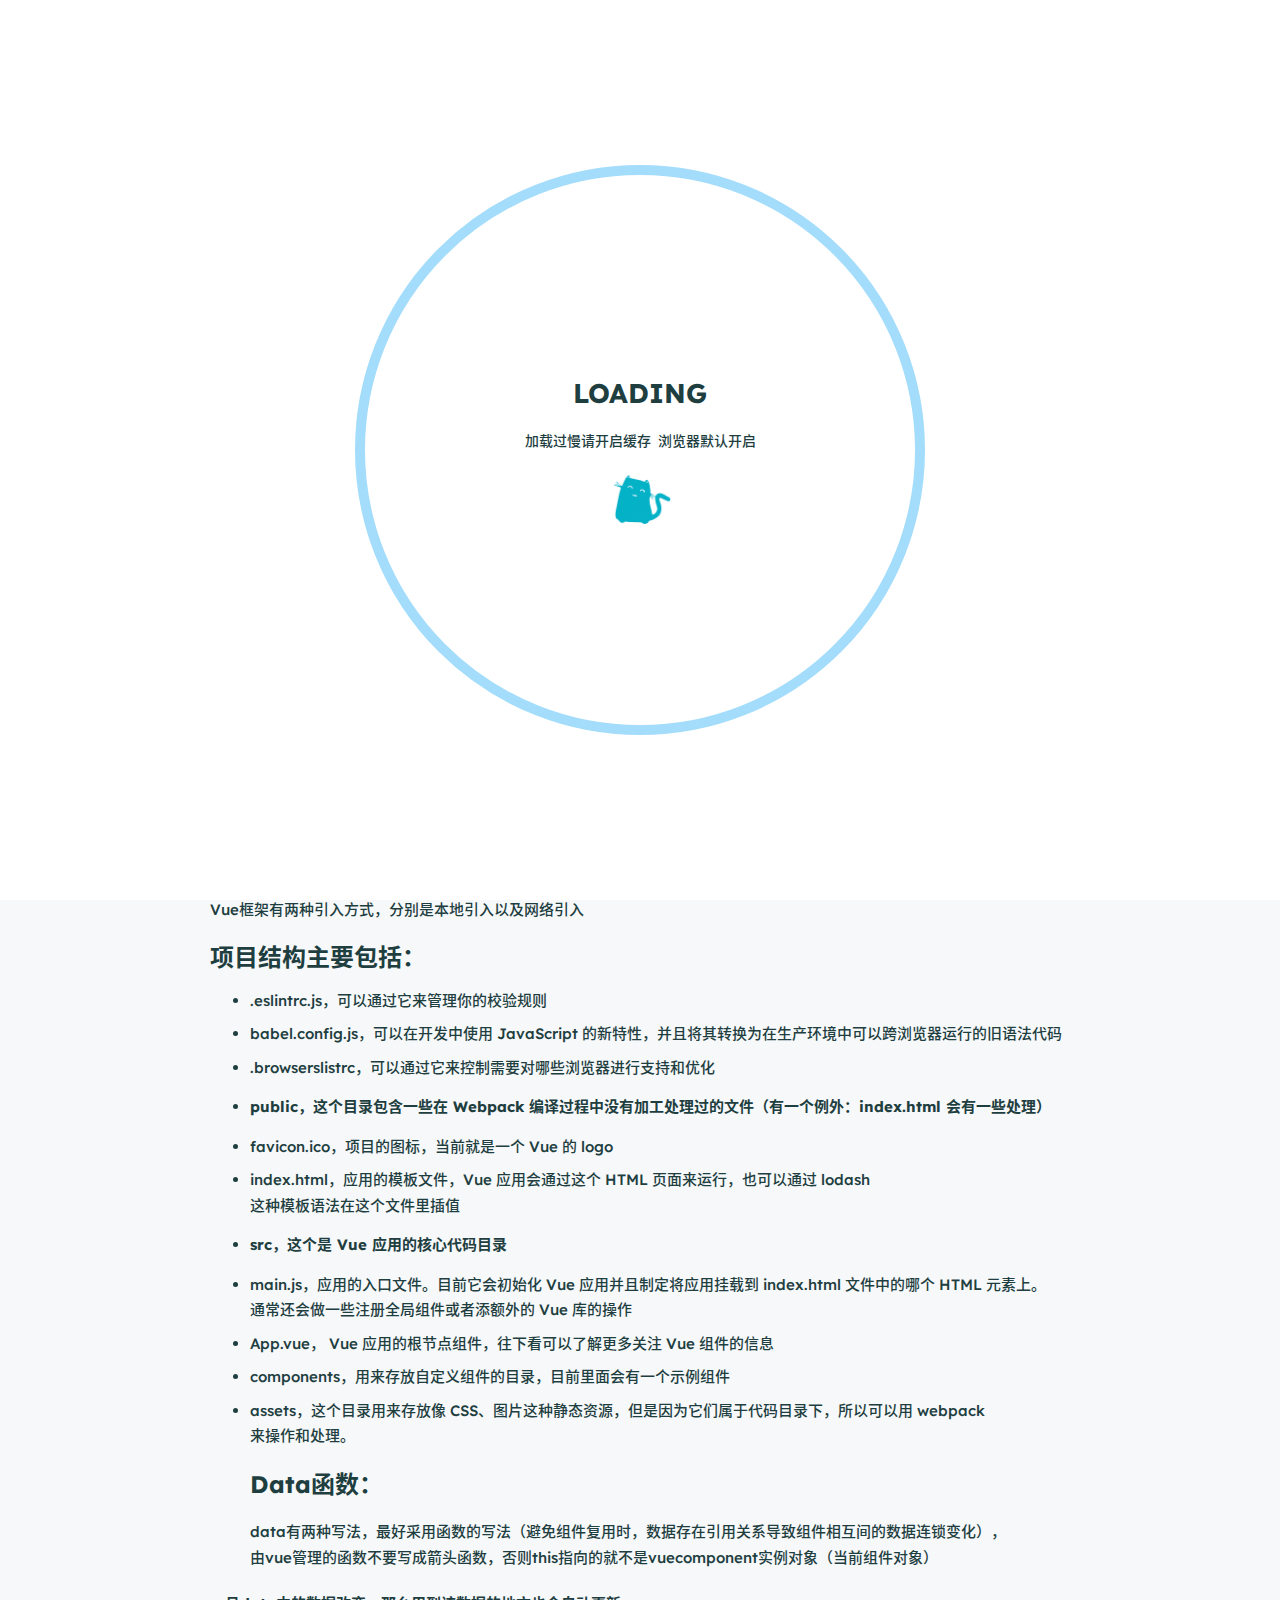
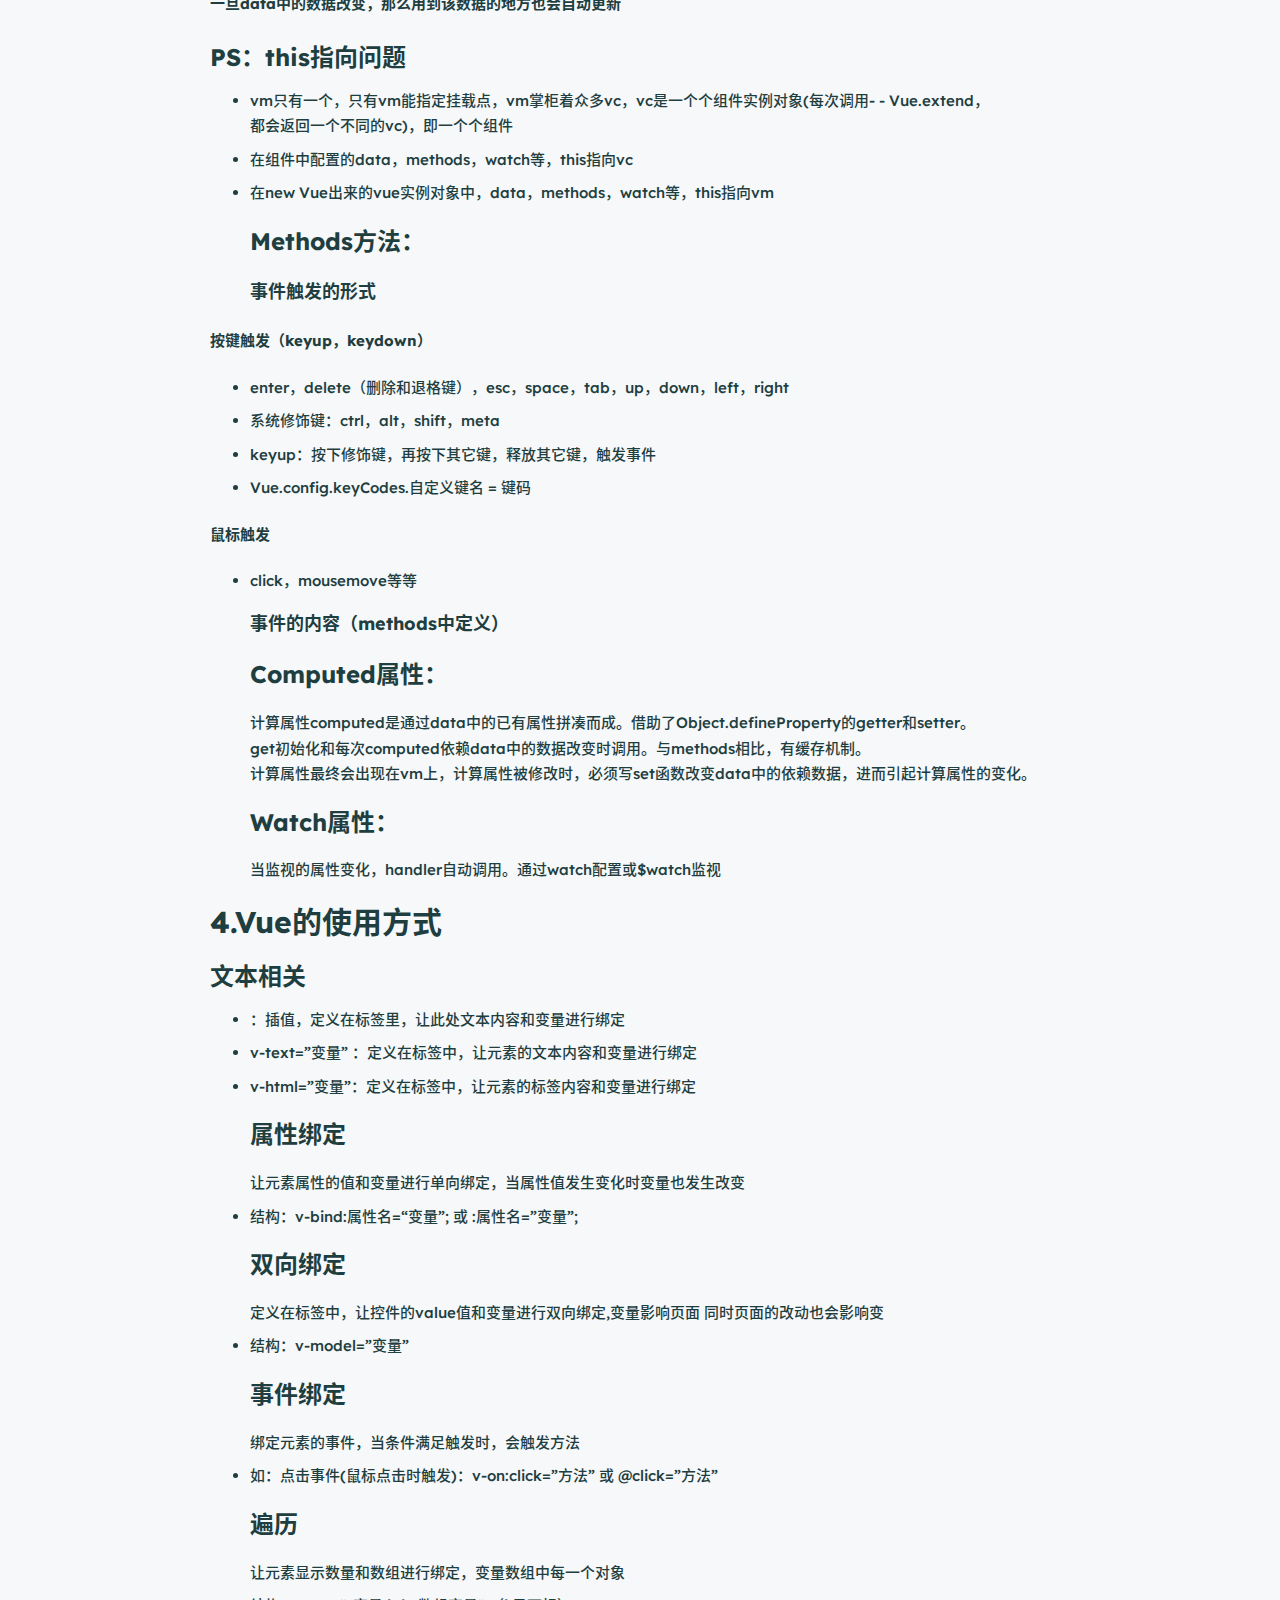
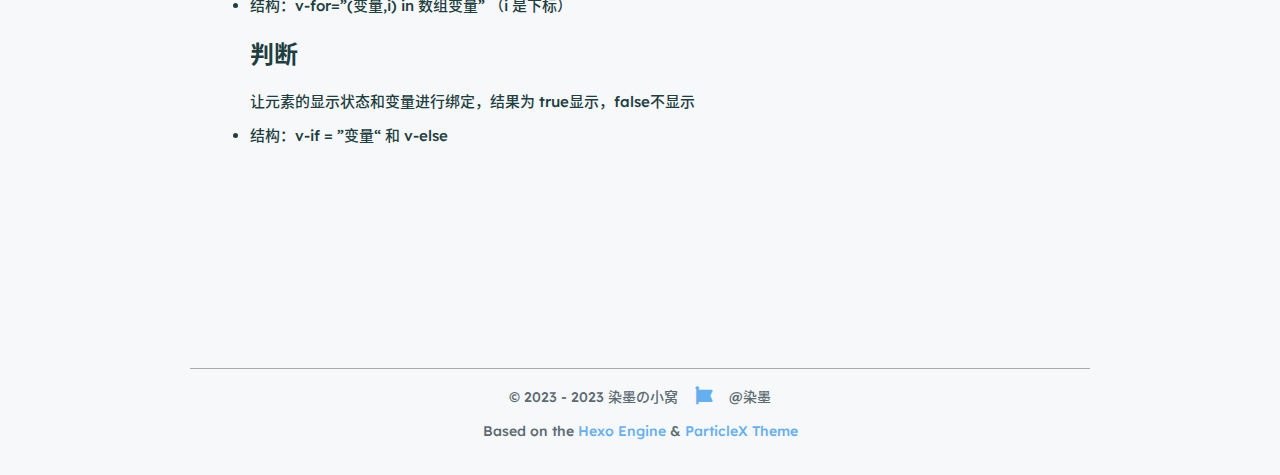
<file: 2023/03/24/初识Vue/index.html>
<!DOCTYPE html>
<html lang="en">
    <head>
        <meta charset="UTF-8" />
        <title>初识Vue | 染墨の小窝</title>
        <meta name="author" content="染墨" />
        <meta name="description" content="憋了俩月不知道写啥 想了三天凑两句废话 --有字就行" />
        <meta name="keywords" content="HTML CSS JavaScript Vue Hexo" />
        <meta name="viewport" content="width=device-width,initial-scale=1.0,maximum-scale=1.0,user-scalable=0" />
        <link rel="icon" href="/images/cs.jpg" />
        <script src="https://cdn.staticfile.org/vue/3.2.47/vue.global.prod.min.js"></script>
<link rel="stylesheet" href="https://cdn.staticfile.org/font-awesome/6.3.0/css/all.min.css" />
<link rel="stylesheet" href="/css/fonts.min.css" />
<script> const mixins = {}; </script>

<script src="https://polyfill.io/v3/polyfill.min.js?features=default"></script>


<script src="https://cdn.staticfile.org/highlight.js/11.7.0/highlight.min.js"></script>
<link
    rel="stylesheet"
    href="https://cdn.staticfile.org/highlight.js/11.7.0/styles/github.min.css"
/>
<script src="/js/lib/highlight.js"></script>



<script src="/js/lib/preview.js"></script>









<link rel="stylesheet" href="/css/main.css" />

    <meta name="generator" content="Hexo 5.4.2"></head>
    <body>
        <div id="layout">
            <transition name="fade">
            <div id="loading" v-show="loading">
                <div id="loading-circle">
                    <h2>LOADING</h2>
                    <p>加载过慢请开启缓存&ensp;浏览器默认开启</p>
                    <img src="/images/loading.gif" />
                </div>
            </div>
            </transition>
            <transition name="into">
            <div id="main" v-show="!loading">
                <nav id="menu" ref="menu">
    <div class="desktop-menu">
        <a class="title" href="/">
            <span>染墨の小窝</span>
        </a>
        
        <a href="/">
            <i class="fa-solid fa-house fa-fw"></i>
            <span>&ensp;Home</span>
        </a>
        
        <a href="/about">
            <i class="fa-solid fa-id-card fa-fw"></i>
            <span>&ensp;About</span>
        </a>
        
        <a href="/archives">
            <i class="fa-solid fa-box-archive fa-fw"></i>
            <span>&ensp;Archives</span>
        </a>
        
        <a href="/categories">
            <i class="fa-solid fa-bookmark fa-fw"></i>
            <span>&ensp;Categories</span>
        </a>
        
        <a href="/tags">
            <i class="fa-solid fa-tags fa-fw"></i>
            <span>&ensp;Tags</span>
        </a>
        
    </div>
    <div id="mobile-menu">
        <div class="curtain" v-show="showMenu" @click="showMenu = !showMenu"></div>
        <div class="title" @click="showMenu = !showMenu">
            <i class="fa-solid fa-bars fa-fw"></i>
            <span>&emsp;染墨の小窝</span>
        </div>
        <transition name="slide">
        <div class="items" v-show="showMenu">
            
            <a href="/">
                <div class="item">
                    <div style="min-width: 20px; max-width: 50px; width: 10%">
                        <i class="fa-solid fa-house fa-fw"></i>
                    </div>
                    <div style="min-width: 100px; max-width: 150%; width: 20%">Home</div>
                </div>
            </a>
            
            <a href="/about">
                <div class="item">
                    <div style="min-width: 20px; max-width: 50px; width: 10%">
                        <i class="fa-solid fa-id-card fa-fw"></i>
                    </div>
                    <div style="min-width: 100px; max-width: 150%; width: 20%">About</div>
                </div>
            </a>
            
            <a href="/archives">
                <div class="item">
                    <div style="min-width: 20px; max-width: 50px; width: 10%">
                        <i class="fa-solid fa-box-archive fa-fw"></i>
                    </div>
                    <div style="min-width: 100px; max-width: 150%; width: 20%">Archives</div>
                </div>
            </a>
            
            <a href="/categories">
                <div class="item">
                    <div style="min-width: 20px; max-width: 50px; width: 10%">
                        <i class="fa-solid fa-bookmark fa-fw"></i>
                    </div>
                    <div style="min-width: 100px; max-width: 150%; width: 20%">Categories</div>
                </div>
            </a>
            
            <a href="/tags">
                <div class="item">
                    <div style="min-width: 20px; max-width: 50px; width: 10%">
                        <i class="fa-solid fa-tags fa-fw"></i>
                    </div>
                    <div style="min-width: 100px; max-width: 150%; width: 20%">Tags</div>
                </div>
            </a>
            
        </div>
        </transition>
    </div>
</nav>

                <div class="article">
    <div>
        <h1>初识Vue</h1>
    </div>
    <div class="info">
        <span class="date">
            <span class="icon">
                <i class="fa-solid fa-calendar fa-fw"></i>
            </span>
            2023/3/24
        </span>
        
        
    </div>
    
    <div class="content" v-pre>
        <h1 id="0-Vue的意义以好处"><a href="#0-Vue的意义以好处" class="headerlink" title="0.Vue的意义以好处"></a>0.Vue的意义以好处</h1><p>Vue是一套框架，是封装好的组件，使用Vue进行开发可以省略一些基本的相同底层代码，提高效率（类比与C++的类√）</p>
<h1 id="1-Vue框架原理"><a href="#1-Vue框架原理" class="headerlink" title="1.Vue框架原理"></a>1.Vue框架原理</h1><p>vue框架是基于MVVM设计模式的前端框架，其中的Vue对象是MVVM设计模式中的VM视图模型。<br>Vue对象将页面中要改变的元素和data中变量进行绑定，绑定后它会一直监听data中变量值的改变，当值发生改变时，会自动找到与其绑定的元素并且让元素跟着发生改变，改变元素的过程不需要人工干预，提高了开发效率，而且这个过程不需要像 JavaScript 那样频繁DOM操作去改变页面结构，只是监听一片区域，提高了执行效率。</p>
<h1 id="2-MVVM设计模式"><a href="#2-MVVM设计模式" class="headerlink" title="2.MVVM设计模式"></a>2.MVVM设计模式</h1><ul>
<li>Model：模型，数据模型 是服务器获取到数据的部分代码</li>
<li>View：视图，页面部分代码</li>
<li>VM：视图模型，它会将页面可能发生改变的元素和变量进行绑定，当变量改变时元素的值也会改变，不需要频繁扫描，提高了效率和用户体验<br>简单来说，MVVM就是建立起了Model和View之间的桥梁，对于其中的双向传递操作进行了封装，减少了底层重复代码的书写。（数据的搬运工√）</li>
</ul>
<h1 id="3-Vue的基本使用"><a href="#3-Vue的基本使用" class="headerlink" title="3.Vue的基本使用"></a>3.Vue的基本使用</h1><h3 id="Vue的引入方式："><a href="#Vue的引入方式：" class="headerlink" title="Vue的引入方式："></a>Vue的引入方式：</h3><p>Vue框架有两种引入方式，分别是本地引入以及网络引入</p>
<h3 id="项目结构主要包括："><a href="#项目结构主要包括：" class="headerlink" title="项目结构主要包括："></a>项目结构主要包括：</h3><ul>
<li>.eslintrc.js，可以通过它来管理你的校验规则</li>
<li>babel.config.js，可以在开发中使用 JavaScript 的新特性，并且将其转换为在生产环境中可以跨浏览器运行的旧语法代码</li>
<li>.browserslistrc，可以通过它来控制需要对哪些浏览器进行支持和优化</li>
<li><strong>public，这个目录包含一些在 Webpack 编译过程中没有加工处理过的文件（有一个例外：index.html 会有一些处理）</strong></li>
<li>favicon.ico，项目的图标，当前就是一个 Vue 的 logo</li>
<li>index.html，应用的模板文件，Vue 应用会通过这个 HTML 页面来运行，也可以通过 lodash 这种模板语法在这个文件里插值</li>
<li><strong>src，这个是 Vue 应用的核心代码目录</strong></li>
<li>main.js，应用的入口文件。目前它会初始化 Vue 应用并且制定将应用挂载到 index.html 文件中的哪个 HTML 元素上。通常还会做一些注册全局组件或者添额外的 Vue 库的操作</li>
<li>App.vue， Vue 应用的根节点组件，往下看可以了解更多关注 Vue 组件的信息</li>
<li>components，用来存放自定义组件的目录，目前里面会有一个示例组件</li>
<li>assets，这个目录用来存放像 CSS、图片这种静态资源，但是因为它们属于代码目录下，所以可以用 webpack 来操作和处理。<h3 id="Data函数："><a href="#Data函数：" class="headerlink" title="Data函数："></a>Data函数：</h3>data有两种写法，最好采用函数的写法（避免组件复用时，数据存在引用关系导致组件相互间的数据连锁变化），由vue管理的函数不要写成箭头函数，否则this指向的就不是vuecomponent实例对象（当前组件对象）</li>
</ul>
<p><strong>一旦data中的数据改变，那么用到该数据的地方也会自动更新</strong></p>
<h3 id="PS：this指向问题"><a href="#PS：this指向问题" class="headerlink" title="PS：this指向问题"></a>PS：this指向问题</h3><ul>
<li>vm只有一个，只有vm能指定挂载点，vm掌柜着众多vc，vc是一个个组件实例对象(每次调用- - Vue.extend，都会返回一个不同的vc)，即一个个组件</li>
<li>在组件中配置的data，methods，watch等，this指向vc</li>
<li>在new Vue出来的vue实例对象中，data，methods，watch等，this指向vm<h3 id="Methods方法："><a href="#Methods方法：" class="headerlink" title="Methods方法："></a>Methods方法：</h3><h5 id="事件触发的形式"><a href="#事件触发的形式" class="headerlink" title="事件触发的形式"></a>事件触发的形式</h5></li>
</ul>
<p><strong>按键触发（keyup，keydown）</strong></p>
<ul>
<li>enter，delete（删除和退格键），esc，space，tab，up，down，left，right</li>
<li>系统修饰键：ctrl，alt，shift，meta</li>
<li>keyup：按下修饰键，再按下其它键，释放其它键，触发事件</li>
<li>Vue.config.keyCodes.自定义键名 = 键码</li>
</ul>
<p><strong>鼠标触发</strong></p>
<ul>
<li>click，mousemove等等<h5 id="事件的内容（methods中定义）"><a href="#事件的内容（methods中定义）" class="headerlink" title="事件的内容（methods中定义）"></a>事件的内容（methods中定义）</h5><h3 id="Computed属性："><a href="#Computed属性：" class="headerlink" title="Computed属性："></a>Computed属性：</h3>计算属性computed是通过data中的已有属性拼凑而成。借助了Object.defineProperty的getter和setter。get初始化和每次computed依赖data中的数据改变时调用。与methods相比，有缓存机制。计算属性最终会出现在vm上，计算属性被修改时，必须写set函数改变data中的依赖数据，进而引起计算属性的变化。<h3 id="Watch属性："><a href="#Watch属性：" class="headerlink" title="Watch属性："></a>Watch属性：</h3>当监视的属性变化，handler自动调用。通过watch配置或$watch监视</li>
</ul>
<h1 id="4-Vue的使用方式"><a href="#4-Vue的使用方式" class="headerlink" title="4.Vue的使用方式"></a>4.Vue的使用方式</h1><h3 id="文本相关"><a href="#文本相关" class="headerlink" title="文本相关"></a>文本相关</h3><ul>
<li>：插值，定义在标签里，让此处文本内容和变量进行绑定</li>
<li>v-text=”变量” ：定义在标签中，让元素的文本内容和变量进行绑定</li>
<li>v-html=”变量”：定义在标签中，让元素的标签内容和变量进行绑定<h3 id="属性绑定"><a href="#属性绑定" class="headerlink" title="属性绑定"></a>属性绑定</h3>让元素属性的值和变量进行单向绑定，当属性值发生变化时变量也发生改变</li>
<li> 结构：v-bind:属性名=“变量”; 或 :属性名=”变量”;<h3 id="双向绑定"><a href="#双向绑定" class="headerlink" title="双向绑定"></a>双向绑定</h3>定义在标签中，让控件的value值和变量进行双向绑定,变量影响页面 同时页面的改动也会影响变</li>
<li>结构：v-model=”变量”<h3 id="事件绑定"><a href="#事件绑定" class="headerlink" title="事件绑定"></a>事件绑定</h3>绑定元素的事件，当条件满足触发时，会触发方法</li>
<li>如：点击事件(鼠标点击时触发)：v-on:click=”方法” 或 @click=”方法”<h3 id="遍历"><a href="#遍历" class="headerlink" title="遍历"></a>遍历</h3>让元素显示数量和数组进行绑定，变量数组中每一个对象</li>
<li>结构：v-for=”(变量,i) in 数组变量”   （i 是下标）<h3 id="判断"><a href="#判断" class="headerlink" title="判断"></a>判断</h3>让元素的显示状态和变量进行绑定，结果为 true显示，false不显示</li>
<li>结构：v-if = ”变量“ 和 v-else</li>
</ul>

    </div>
    
    
    
    
    
    
    
</div>

                <footer id="footer">
    <div id="footer-wrap">
        <div>
            &copy;
            2023 - 2023 染墨の小窝
            <span id="footer-icon">
                <i class="fa-solid fa-font-awesome fa-fw"></i>
            </span>
            &commat;染墨
        </div>
        <div>
            Based on the <a target="_blank" rel="noopener" href="https://hexo.io">Hexo Engine</a> &amp;
            <a target="_blank" rel="noopener" href="https://github.com/argvchs/hexo-theme-particlex">ParticleX Theme</a>
        </div>
        
    </div>
</footer>

            </div>
            </transition>
            
            <transition name="fade">
            <div id="preview" ref="preview" v-show="previewShow">
                <img id="preview-content" ref="previewContent" />
            </div>
            </transition>
            
        </div>
        <script src="/js/main.js"></script>
        
        




        
    </body>
</html>
</file>
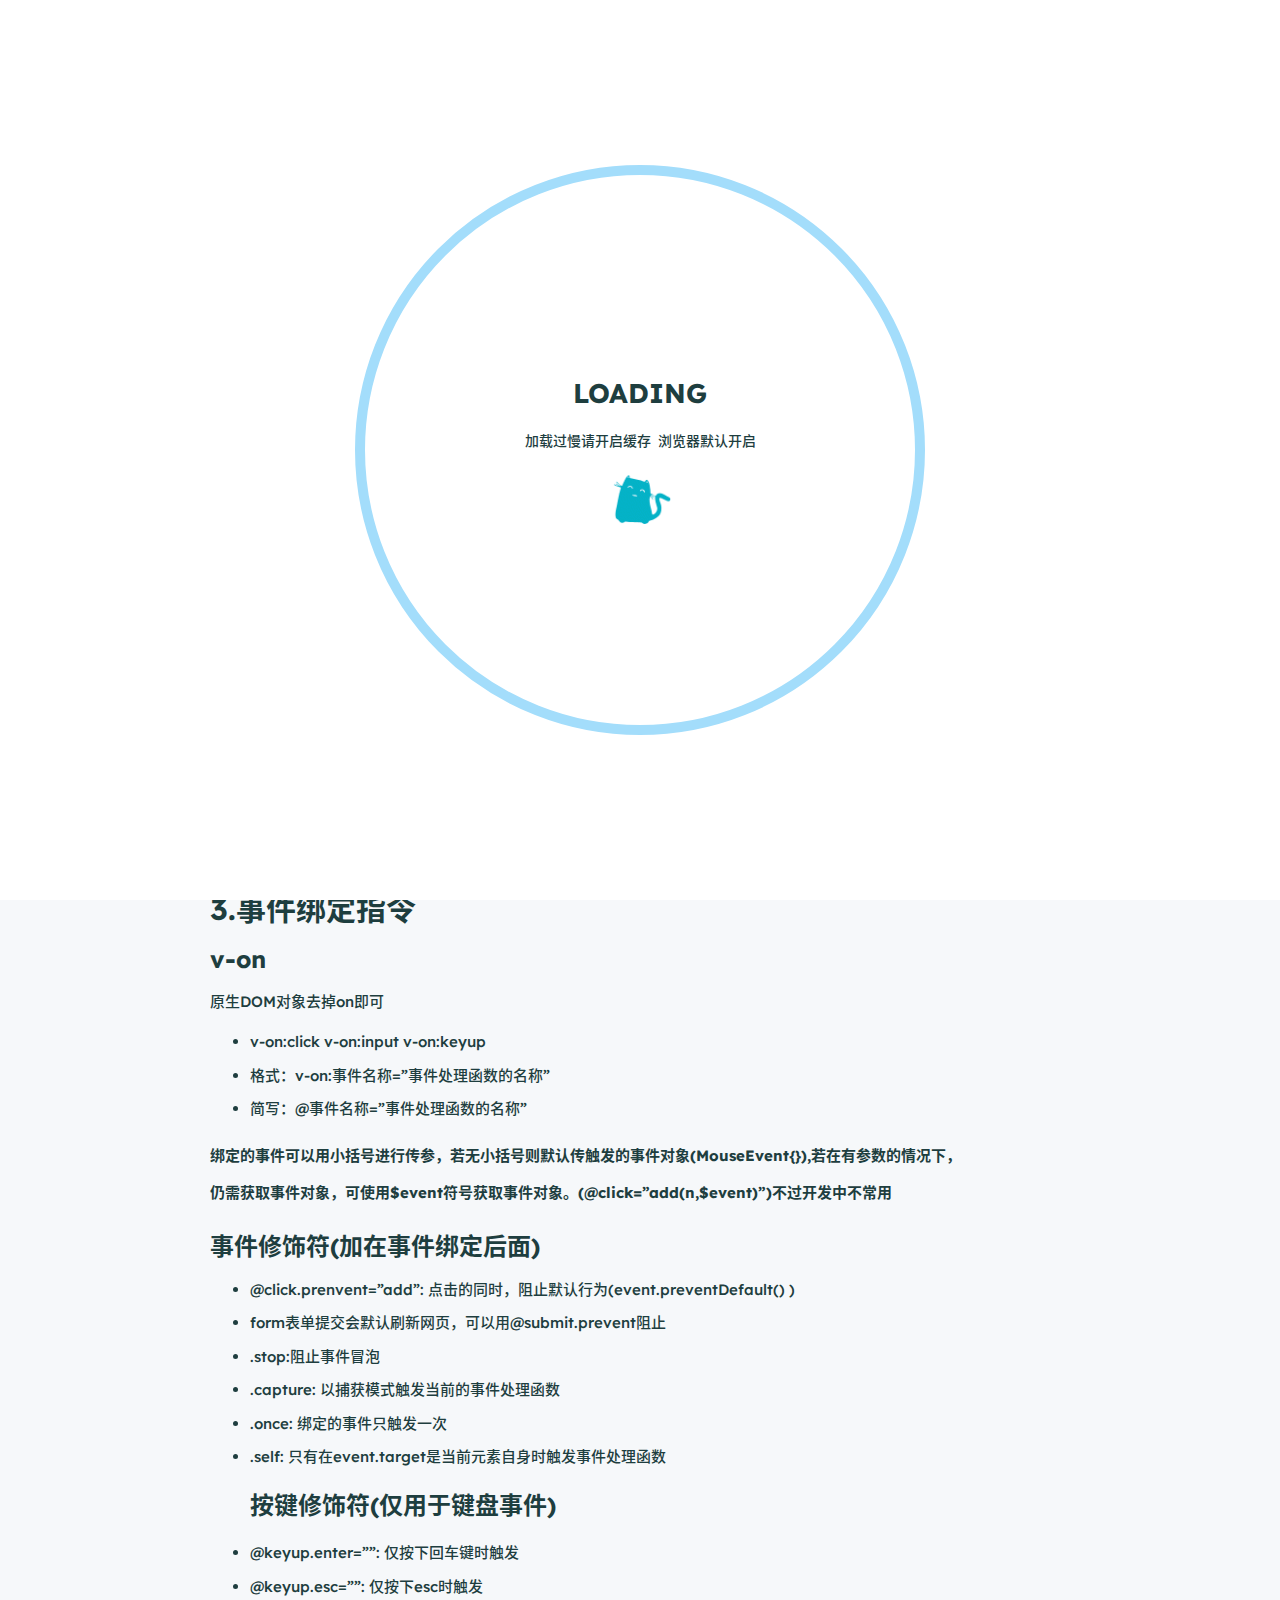
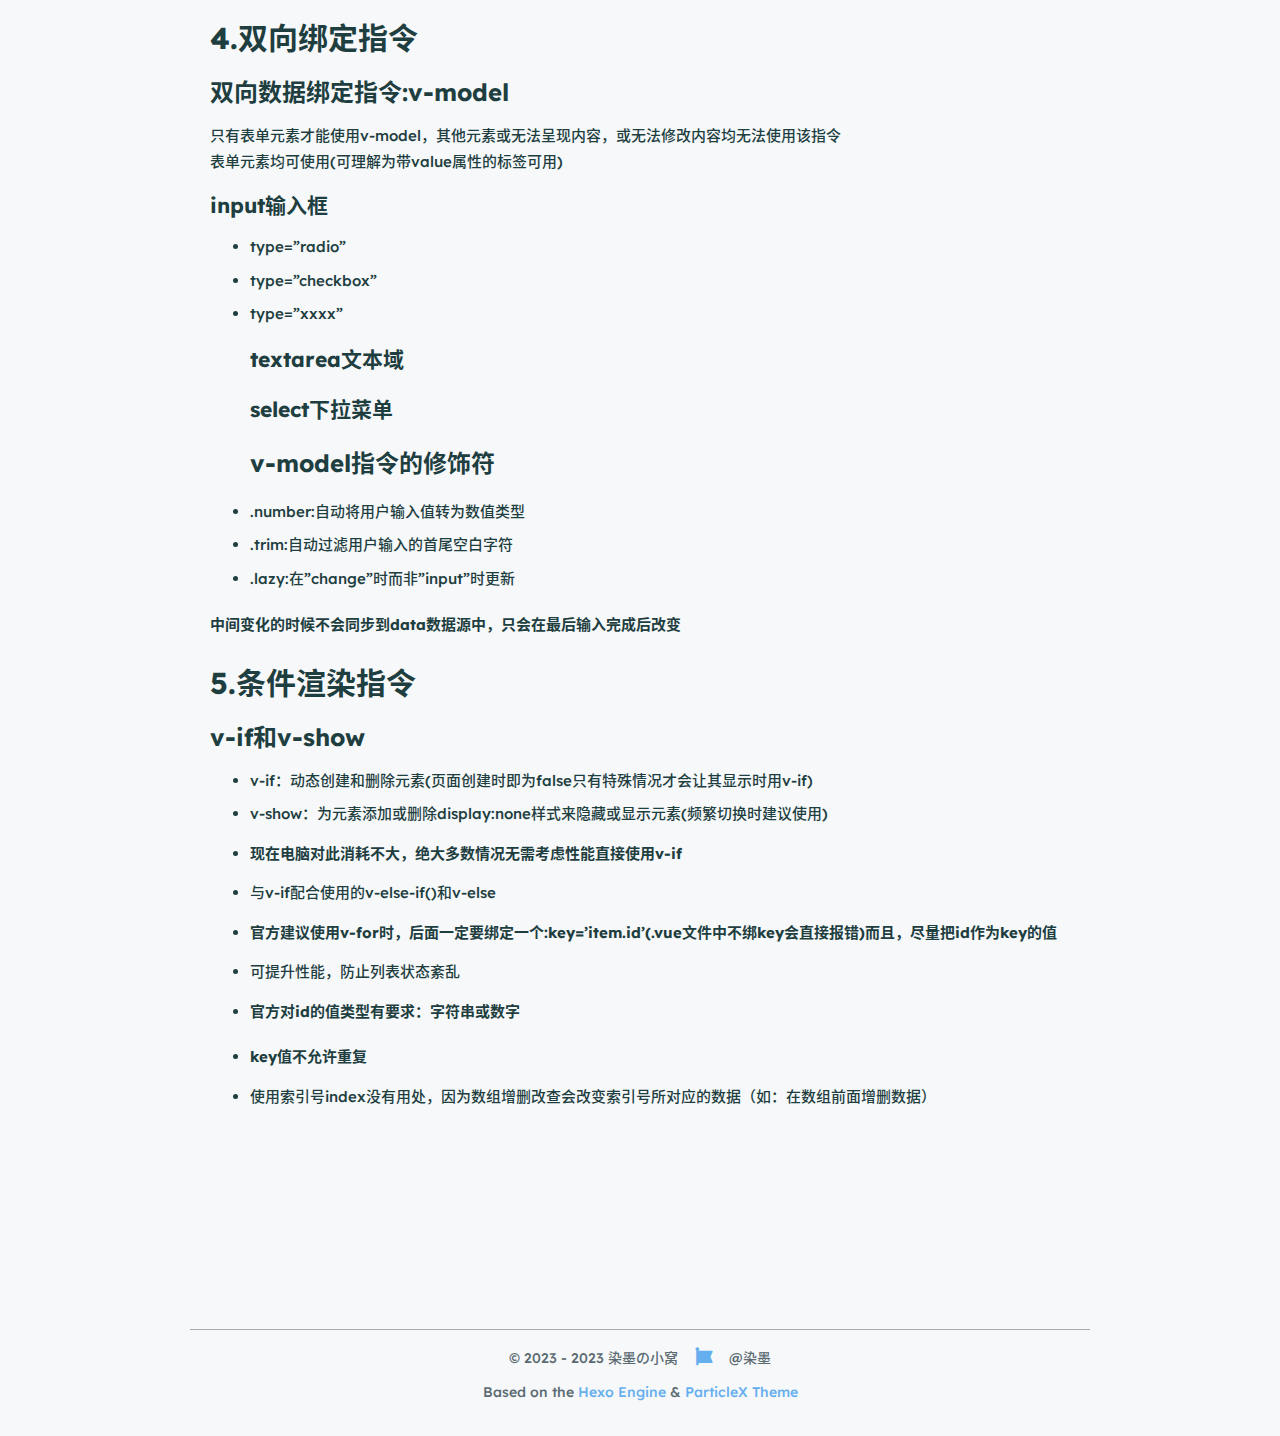
<file: 2023/03/24/常用的v指令/index.html>
<!DOCTYPE html>
<html lang="en">
    <head>
        <meta charset="UTF-8" />
        <title>常用的v指令 | 染墨の小窝</title>
        <meta name="author" content="染墨" />
        <meta name="description" content="憋了俩月不知道写啥 想了三天凑两句废话 --有字就行" />
        <meta name="keywords" content="HTML CSS JavaScript Vue Hexo" />
        <meta name="viewport" content="width=device-width,initial-scale=1.0,maximum-scale=1.0,user-scalable=0" />
        <link rel="icon" href="/images/cs.jpg" />
        <script src="https://cdn.staticfile.org/vue/3.2.47/vue.global.prod.min.js"></script>
<link rel="stylesheet" href="https://cdn.staticfile.org/font-awesome/6.3.0/css/all.min.css" />
<link rel="stylesheet" href="/css/fonts.min.css" />
<script> const mixins = {}; </script>

<script src="https://polyfill.io/v3/polyfill.min.js?features=default"></script>


<script src="https://cdn.staticfile.org/highlight.js/11.7.0/highlight.min.js"></script>
<link
    rel="stylesheet"
    href="https://cdn.staticfile.org/highlight.js/11.7.0/styles/github.min.css"
/>
<script src="/js/lib/highlight.js"></script>



<script src="/js/lib/preview.js"></script>









<link rel="stylesheet" href="/css/main.css" />

    <meta name="generator" content="Hexo 5.4.2"></head>
    <body>
        <div id="layout">
            <transition name="fade">
            <div id="loading" v-show="loading">
                <div id="loading-circle">
                    <h2>LOADING</h2>
                    <p>加载过慢请开启缓存&ensp;浏览器默认开启</p>
                    <img src="/images/loading.gif" />
                </div>
            </div>
            </transition>
            <transition name="into">
            <div id="main" v-show="!loading">
                <nav id="menu" ref="menu">
    <div class="desktop-menu">
        <a class="title" href="/">
            <span>染墨の小窝</span>
        </a>
        
        <a href="/">
            <i class="fa-solid fa-house fa-fw"></i>
            <span>&ensp;Home</span>
        </a>
        
        <a href="/about">
            <i class="fa-solid fa-id-card fa-fw"></i>
            <span>&ensp;About</span>
        </a>
        
        <a href="/archives">
            <i class="fa-solid fa-box-archive fa-fw"></i>
            <span>&ensp;Archives</span>
        </a>
        
        <a href="/categories">
            <i class="fa-solid fa-bookmark fa-fw"></i>
            <span>&ensp;Categories</span>
        </a>
        
        <a href="/tags">
            <i class="fa-solid fa-tags fa-fw"></i>
            <span>&ensp;Tags</span>
        </a>
        
    </div>
    <div id="mobile-menu">
        <div class="curtain" v-show="showMenu" @click="showMenu = !showMenu"></div>
        <div class="title" @click="showMenu = !showMenu">
            <i class="fa-solid fa-bars fa-fw"></i>
            <span>&emsp;染墨の小窝</span>
        </div>
        <transition name="slide">
        <div class="items" v-show="showMenu">
            
            <a href="/">
                <div class="item">
                    <div style="min-width: 20px; max-width: 50px; width: 10%">
                        <i class="fa-solid fa-house fa-fw"></i>
                    </div>
                    <div style="min-width: 100px; max-width: 150%; width: 20%">Home</div>
                </div>
            </a>
            
            <a href="/about">
                <div class="item">
                    <div style="min-width: 20px; max-width: 50px; width: 10%">
                        <i class="fa-solid fa-id-card fa-fw"></i>
                    </div>
                    <div style="min-width: 100px; max-width: 150%; width: 20%">About</div>
                </div>
            </a>
            
            <a href="/archives">
                <div class="item">
                    <div style="min-width: 20px; max-width: 50px; width: 10%">
                        <i class="fa-solid fa-box-archive fa-fw"></i>
                    </div>
                    <div style="min-width: 100px; max-width: 150%; width: 20%">Archives</div>
                </div>
            </a>
            
            <a href="/categories">
                <div class="item">
                    <div style="min-width: 20px; max-width: 50px; width: 10%">
                        <i class="fa-solid fa-bookmark fa-fw"></i>
                    </div>
                    <div style="min-width: 100px; max-width: 150%; width: 20%">Categories</div>
                </div>
            </a>
            
            <a href="/tags">
                <div class="item">
                    <div style="min-width: 20px; max-width: 50px; width: 10%">
                        <i class="fa-solid fa-tags fa-fw"></i>
                    </div>
                    <div style="min-width: 100px; max-width: 150%; width: 20%">Tags</div>
                </div>
            </a>
            
        </div>
        </transition>
    </div>
</nav>

                <div class="article">
    <div>
        <h1>常用的v指令</h1>
    </div>
    <div class="info">
        <span class="date">
            <span class="icon">
                <i class="fa-solid fa-calendar fa-fw"></i>
            </span>
            2023/3/24
        </span>
        
        
    </div>
    
    <div class="content" v-pre>
        <h1 id="1-内容渲染指令"><a href="#1-内容渲染指令" class="headerlink" title="1.内容渲染指令"></a>1.内容渲染指令</h1><h3 id="v-text"><a href="#v-text" class="headerlink" title="v-text"></a>v-text</h3><ul>
<li>v-text=’msg1’<br>将数据源中的数据直接渲染到成为标签的内容</li>
</ul>
<p><strong>缺点：v-text会直接覆盖掉标签内本来的值</strong></p>
<h3 id="插值表达式"><a href="#插值表达式" class="headerlink" title=" :插值表达式"></a>{{}} :插值表达式</h3><p>插值表达式可以添加简单的JS表达式(加减乘除，三元表达式等)，但是不能使用复杂的JS语句</p>
<h3 id="v-html：可以添加标签-html元素"><a href="#v-html：可以添加标签-html元素" class="headerlink" title="v-html：可以添加标签(html元素)"></a>v-html：可以添加标签(html元素)</h3><h1 id="2-属性绑定指令"><a href="#2-属性绑定指令" class="headerlink" title="2.属性绑定指令"></a>2.属性绑定指令</h1><h3 id="v-bind"><a href="#v-bind" class="headerlink" title="v-bind"></a>v-bind</h3><p>要给标签的属性绑定动态的值，需要在属性前方加上’v-bind:’,也可以简写成’:’</p>
<ul>
<li>v-bind:placeholder=”tips”,tips为data中声明的值</li>
<li>v-bind:style=”{ }” ：代表动态绑定一个样式对象,他的值是一个{}样式对象</li>
<li>vue提供的模板渲染语法中，还支持JavaScript表达式的运算</li>
</ul>
<h1 id="3-事件绑定指令"><a href="#3-事件绑定指令" class="headerlink" title="3.事件绑定指令"></a>3.事件绑定指令</h1><h3 id="v-on"><a href="#v-on" class="headerlink" title="v-on"></a>v-on</h3><p>原生DOM对象去掉on即可 </p>
<ul>
<li>v-on:click   v-on:input   v-on:keyup</li>
<li>格式：v-on:事件名称=”事件处理函数的名称”</li>
<li>简写：@事件名称=”事件处理函数的名称”</li>
</ul>
<p><strong>绑定的事件可以用小括号进行传参，若无小括号则默认传触发的事件对象(MouseEvent{}),若在有参数的情况下，仍需获取事件对象，可使用$event符号获取事件对象。(@click=”add(n,$event)”)不过开发中不常用</strong></p>
<h3 id="事件修饰符-加在事件绑定后面"><a href="#事件修饰符-加在事件绑定后面" class="headerlink" title="事件修饰符(加在事件绑定后面)"></a>事件修饰符(加在事件绑定后面)</h3><ul>
<li>@click.prenvent=”add”: 点击的同时，阻止默认行为(event.preventDefault() )</li>
<li>form表单提交会默认刷新网页，可以用@submit.prevent阻止</li>
<li>.stop:阻止事件冒泡</li>
<li>.capture: 以捕获模式触发当前的事件处理函数</li>
<li>.once: 绑定的事件只触发一次</li>
<li>.self: 只有在event.target是当前元素自身时触发事件处理函数<h3 id="按键修饰符-仅用于键盘事件"><a href="#按键修饰符-仅用于键盘事件" class="headerlink" title="按键修饰符(仅用于键盘事件)"></a>按键修饰符(仅用于键盘事件)</h3></li>
<li>@keyup.enter=””: 仅按下回车键时触发</li>
<li>@keyup.esc=””: 仅按下esc时触发</li>
</ul>
<h1 id="4-双向绑定指令"><a href="#4-双向绑定指令" class="headerlink" title="4.双向绑定指令"></a>4.双向绑定指令</h1><h3 id="双向数据绑定指令-v-model"><a href="#双向数据绑定指令-v-model" class="headerlink" title="双向数据绑定指令:v-model"></a>双向数据绑定指令:v-model</h3><p>只有表单元素才能使用v-model，其他元素或无法呈现内容，或无法修改内容均无法使用该指令<br>表单元素均可使用(可理解为带value属性的标签可用)</p>
<h4 id="input输入框"><a href="#input输入框" class="headerlink" title="input输入框"></a>input输入框</h4><ul>
<li>type=”radio”</li>
<li>type=”checkbox”</li>
<li>type=”xxxx”<h4 id="textarea文本域"><a href="#textarea文本域" class="headerlink" title="textarea文本域"></a>textarea文本域</h4><h4 id="select下拉菜单"><a href="#select下拉菜单" class="headerlink" title="select下拉菜单"></a>select下拉菜单</h4><h3 id="v-model指令的修饰符"><a href="#v-model指令的修饰符" class="headerlink" title="v-model指令的修饰符"></a>v-model指令的修饰符</h3></li>
<li>.number:自动将用户输入值转为数值类型</li>
<li>.trim:自动过滤用户输入的首尾空白字符</li>
<li>.lazy:在”change”时而非”input”时更新</li>
</ul>
<p><strong>中间变化的时候不会同步到data数据源中，只会在最后输入完成后改变</strong></p>
<h1 id="5-条件渲染指令"><a href="#5-条件渲染指令" class="headerlink" title="5.条件渲染指令"></a>5.条件渲染指令</h1><h3 id="v-if和v-show"><a href="#v-if和v-show" class="headerlink" title="v-if和v-show"></a>v-if和v-show</h3><ul>
<li>v-if：动态创建和删除元素(页面创建时即为false只有特殊情况才会让其显示时用v-if)</li>
<li>v-show：为元素添加或删除display:none样式来隐藏或显示元素(频繁切换时建议使用)</li>
<li><strong>现在电脑对此消耗不大，绝大多数情况无需考虑性能直接使用v-if</strong></li>
<li>与v-if配合使用的v-else-if()和v-else</li>
<li><strong>官方建议使用v-for时，后面一定要绑定一个:key=’item.id’(.vue文件中不绑key会直接报错)而且，尽量把id作为key的值</strong></li>
<li>可提升性能，防止列表状态紊乱</li>
<li><strong>官方对id的值类型有要求：字符串或数字</strong></li>
<li><strong>key值不允许重复</strong></li>
<li>使用索引号index没有用处，因为数组增删改查会改变索引号所对应的数据（如：在数组前面增删数据）</li>
</ul>

    </div>
    
    
    
    
    
    
    
</div>

                <footer id="footer">
    <div id="footer-wrap">
        <div>
            &copy;
            2023 - 2023 染墨の小窝
            <span id="footer-icon">
                <i class="fa-solid fa-font-awesome fa-fw"></i>
            </span>
            &commat;染墨
        </div>
        <div>
            Based on the <a target="_blank" rel="noopener" href="https://hexo.io">Hexo Engine</a> &amp;
            <a target="_blank" rel="noopener" href="https://github.com/argvchs/hexo-theme-particlex">ParticleX Theme</a>
        </div>
        
    </div>
</footer>

            </div>
            </transition>
            
            <transition name="fade">
            <div id="preview" ref="preview" v-show="previewShow">
                <img id="preview-content" ref="previewContent" />
            </div>
            </transition>
            
        </div>
        <script src="/js/main.js"></script>
        
        




        
    </body>
</html>
</file>
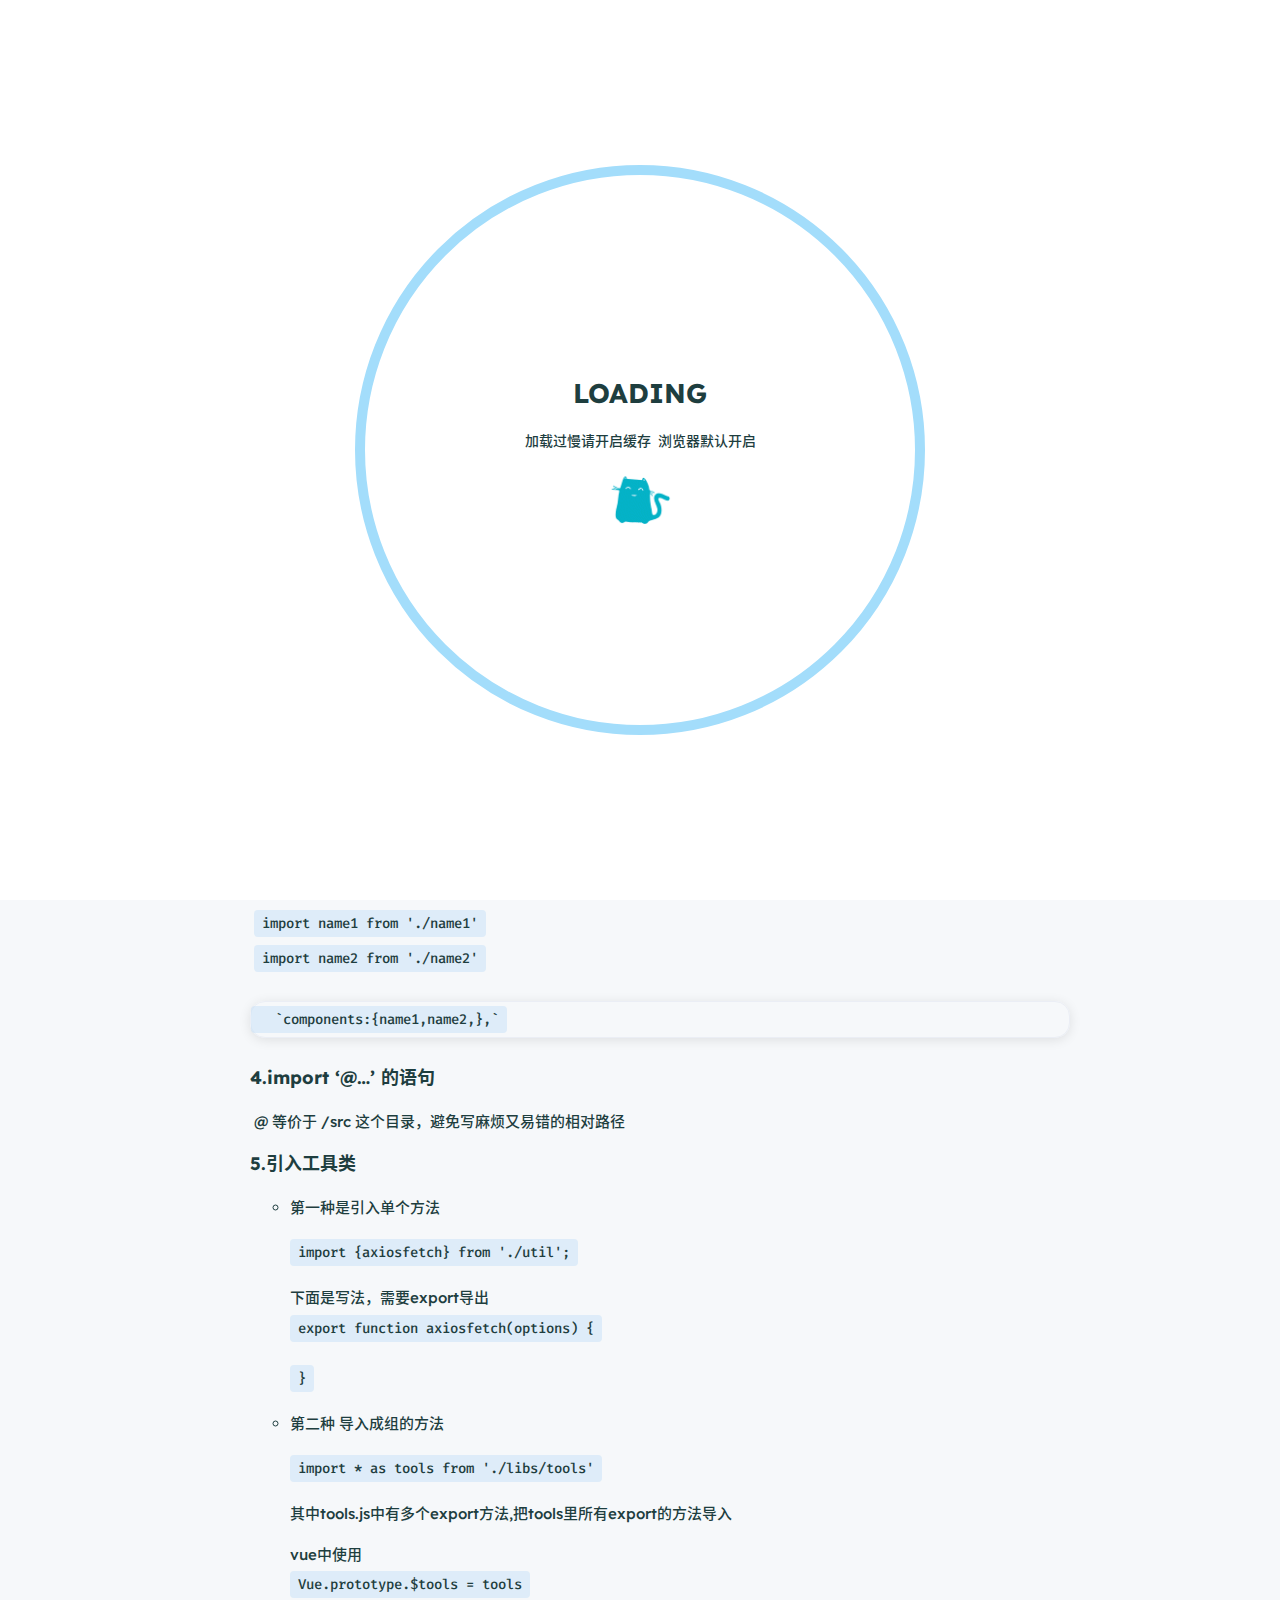
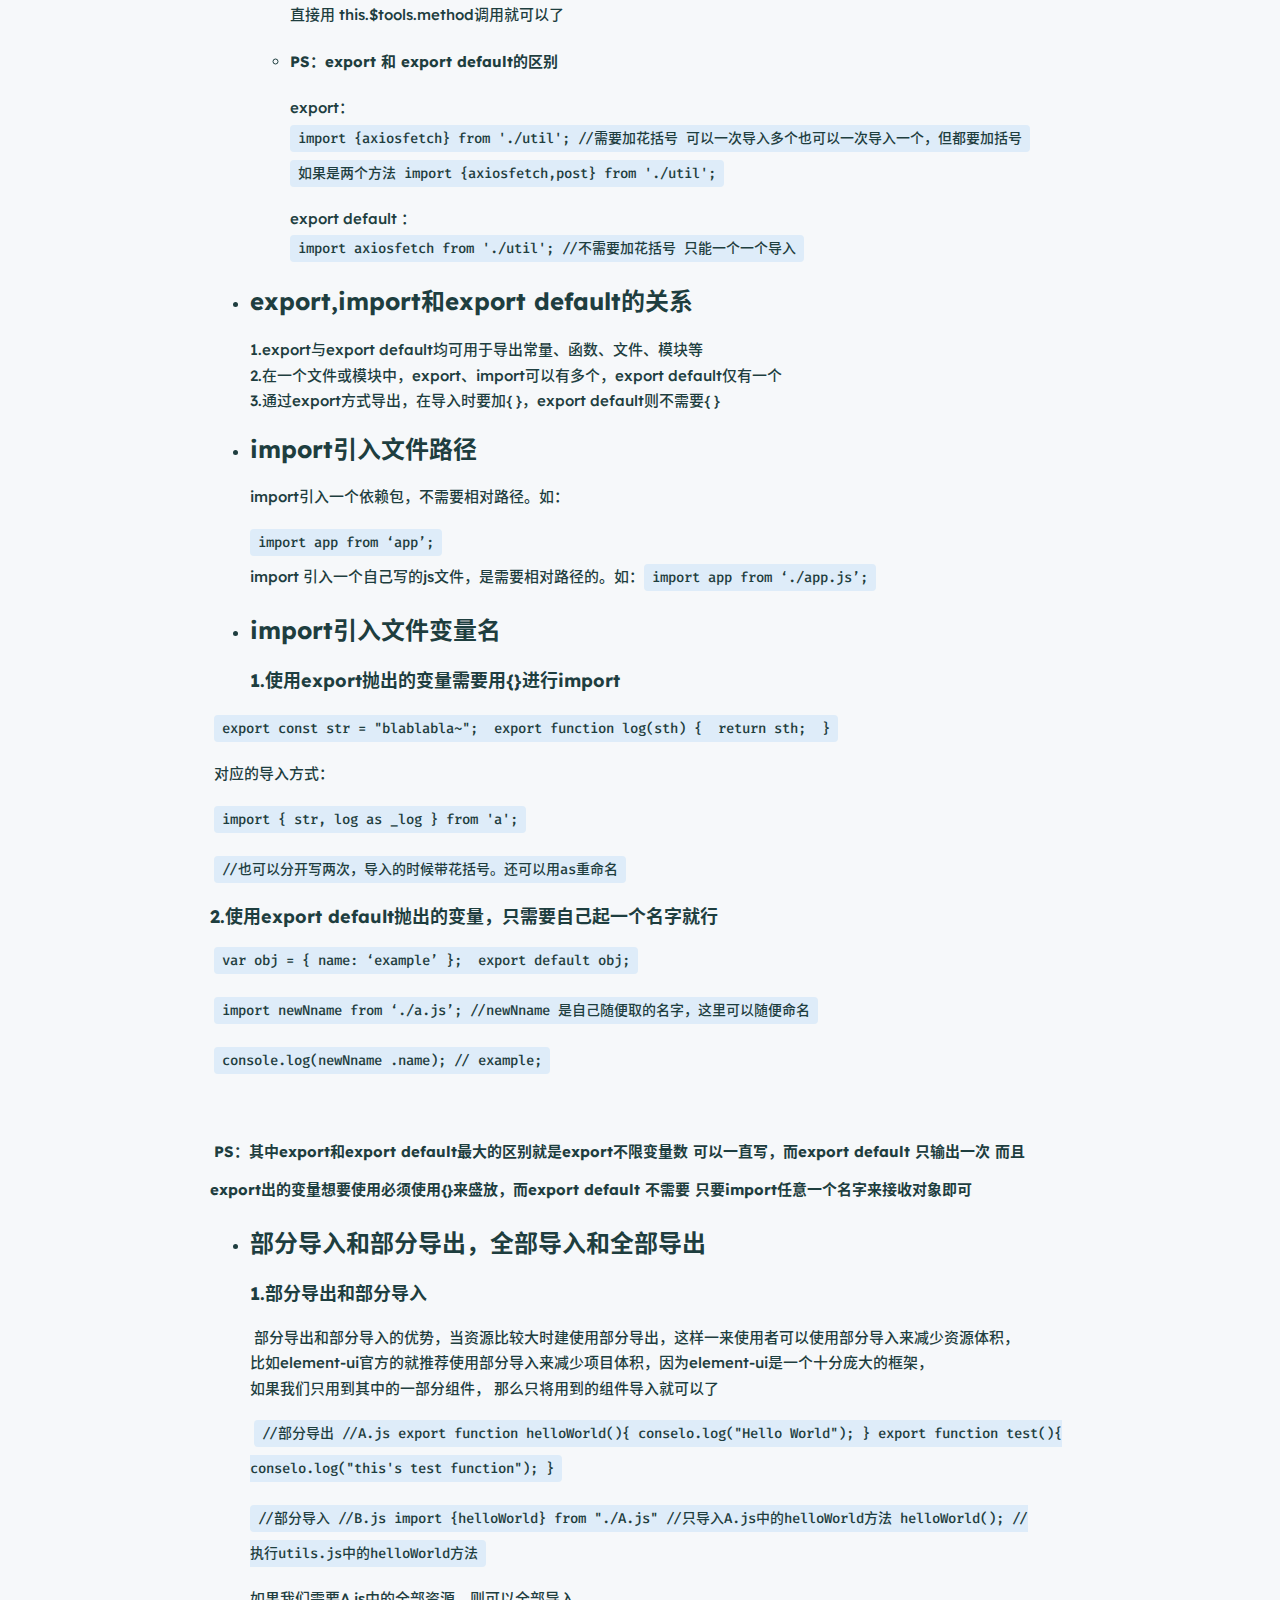
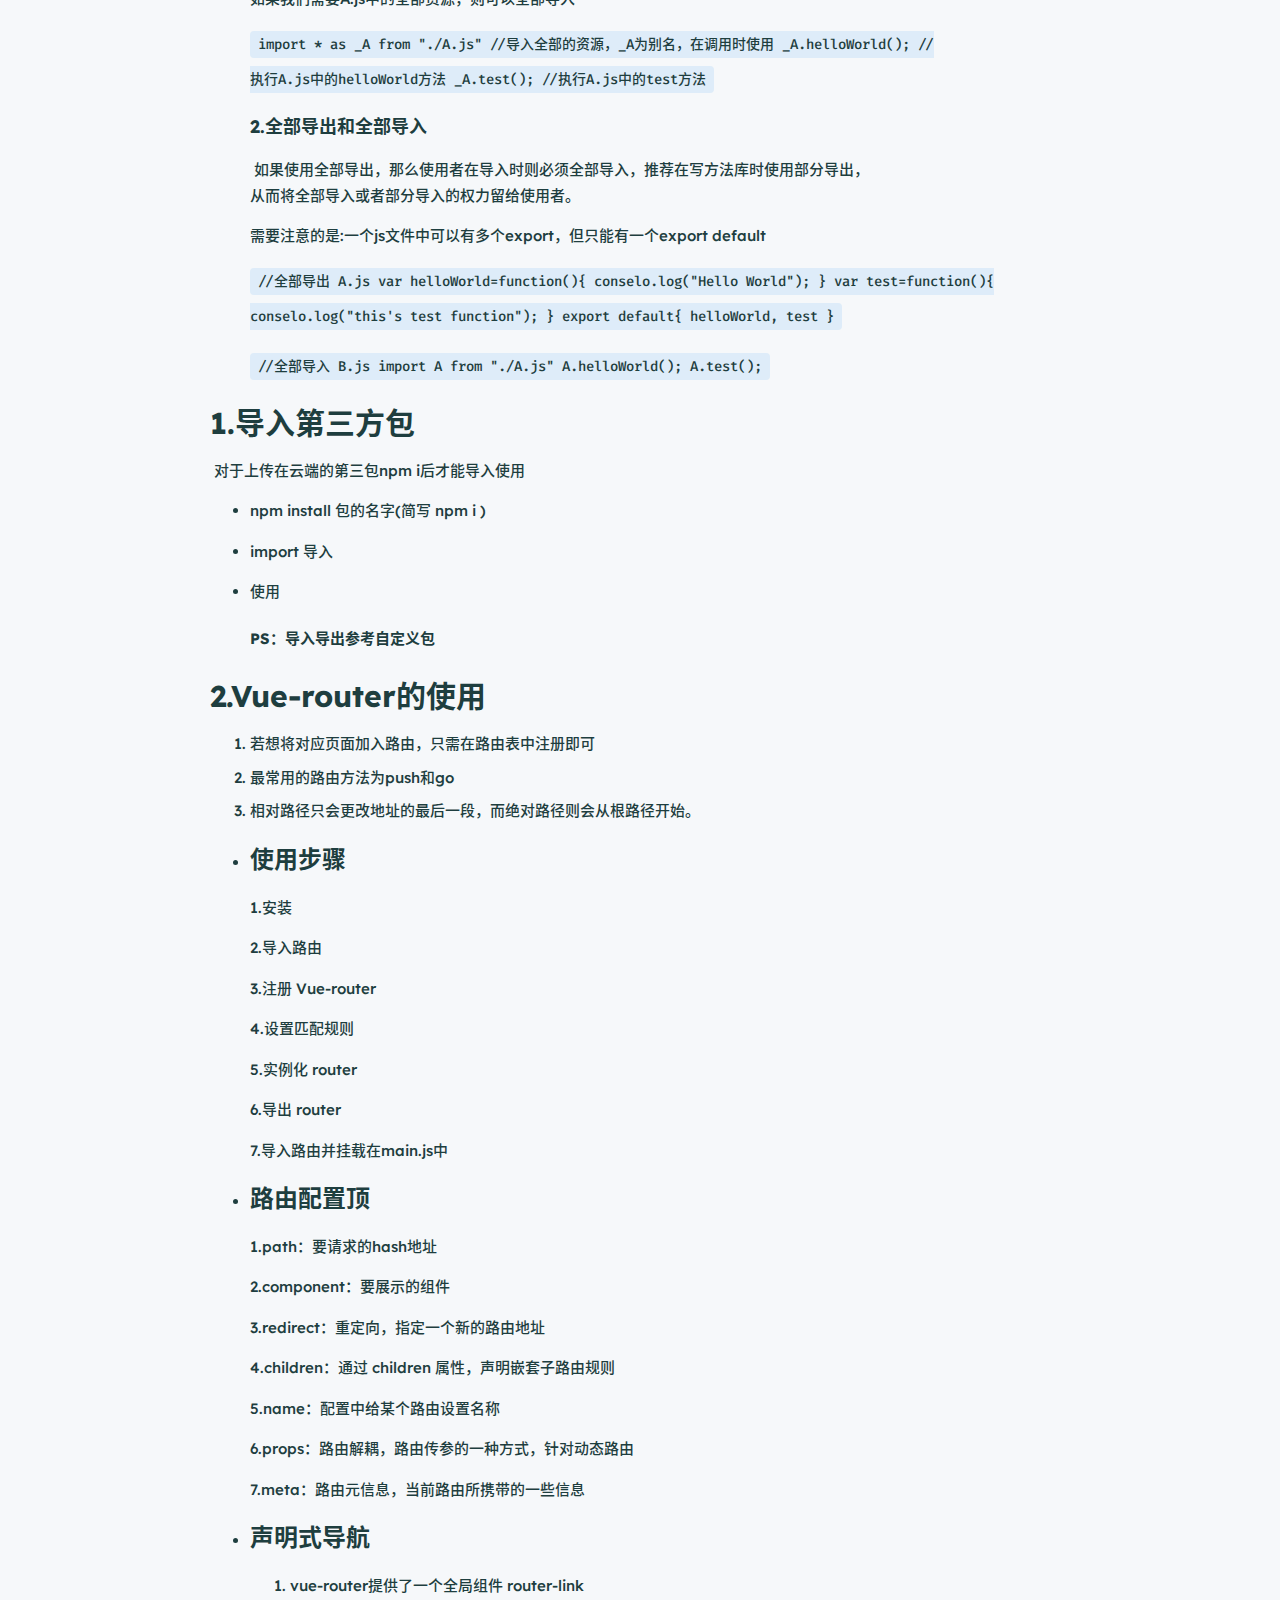
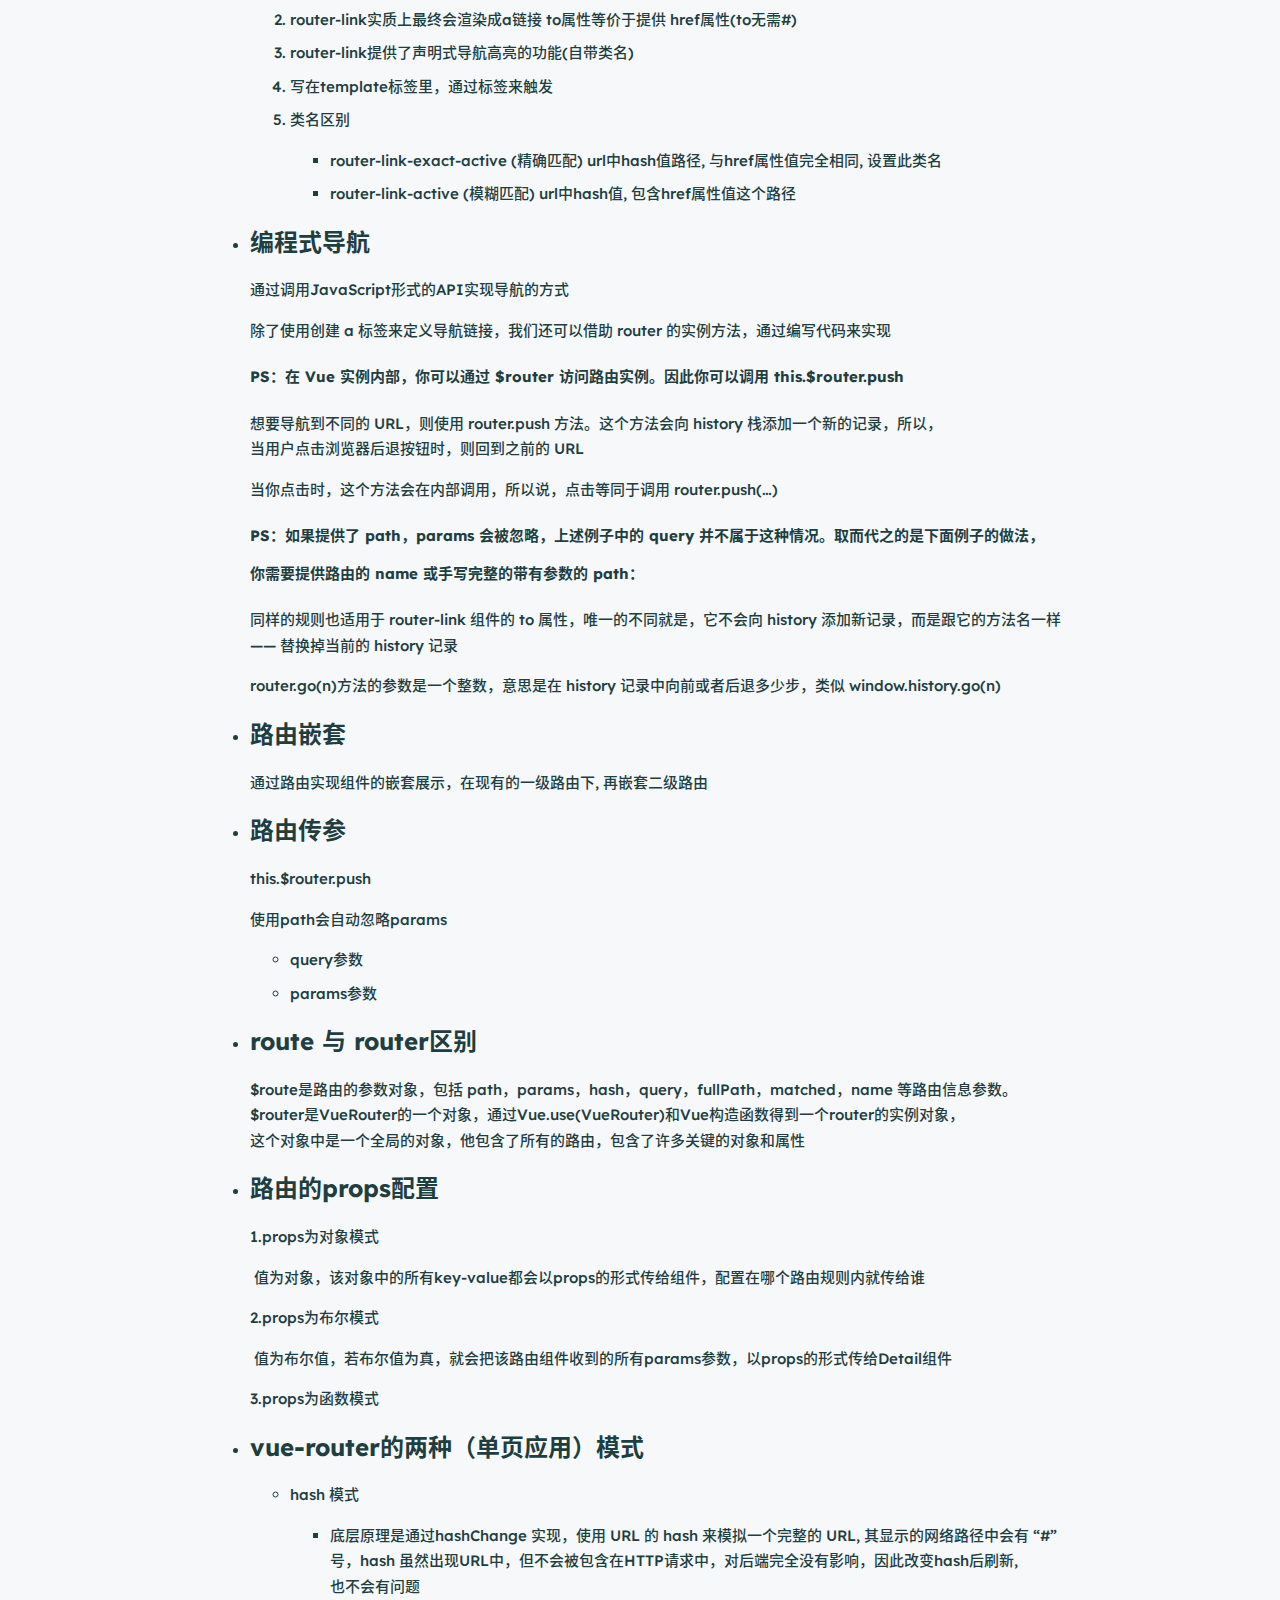
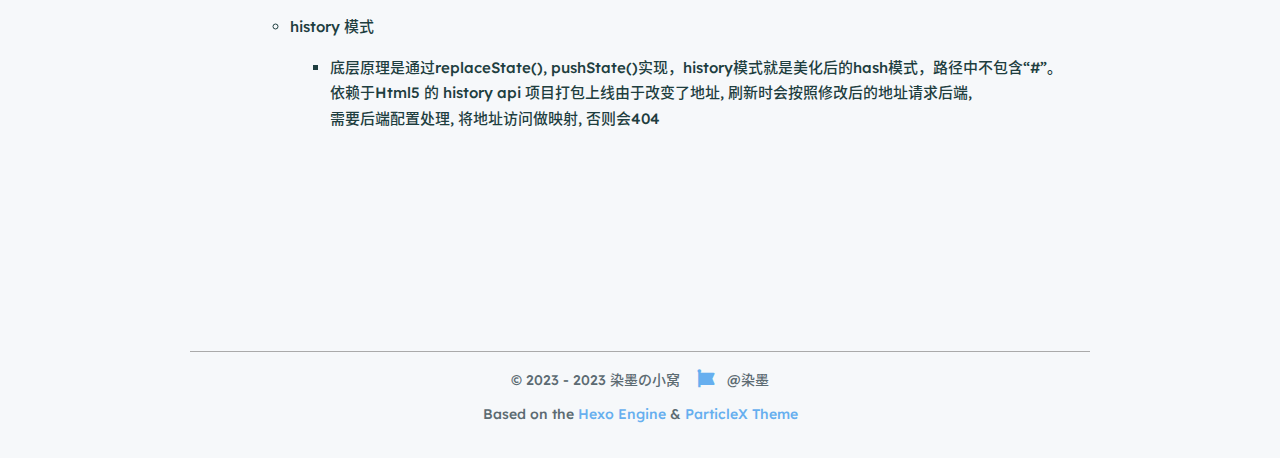
<file: 2023/03/30/Vue中导入包及使用路由/index.html>
<!DOCTYPE html><html lang="en"><head><meta charset="UTF-8"><title>Vue中导入包及使用路由 | 染墨の小窝</title><meta name="author" content="染墨"><meta name="description" content="憋了俩月不知道写啥 想了三天凑两句废话 --有字就行"><meta name="keywords" content="HTML CSS JavaScript Vue Hexo"><meta name="viewport" content="width=device-width,initial-scale=1,maximum-scale=1,user-scalable=0"><link rel="icon" href="/images/cs.jpg"><script src="https://cdn.staticfile.org/vue/3.2.47/vue.global.prod.min.js"></script><link rel="stylesheet" href="https://cdn.staticfile.org/font-awesome/6.3.0/css/all.min.css"><link rel="stylesheet" href="/css/fonts.min.css"><script>const mixins={}</script><script src="https://polyfill.io/v3/polyfill.min.js?features=default"></script><script src="https://cdn.staticfile.org/highlight.js/11.7.0/highlight.min.js"></script><link rel="stylesheet" href="https://cdn.staticfile.org/highlight.js/11.7.0/styles/github.min.css"><script src="/js/lib/highlight.js"></script><script src="/js/lib/preview.js"></script><link rel="stylesheet" href="/css/main.css"><meta name="generator" content="Hexo 5.4.2"></head><body><div id="layout"><transition name="fade"><div id="loading" v-show="loading"><div id="loading-circle"><h2>LOADING</h2><p>加载过慢请开启缓存&ensp;浏览器默认开启</p><img src="/images/loading.gif"></div></div></transition><transition name="into"><div id="main" v-show="!loading"><nav id="menu" ref="menu"><div class="desktop-menu"><a class="title" href="/"><span>染墨の小窝</span> </a><a href="/"><i class="fa-solid fa-house fa-fw"></i> <span>&ensp;Home</span> </a><a href="/about"><i class="fa-solid fa-id-card fa-fw"></i> <span>&ensp;About</span> </a><a href="/archives"><i class="fa-solid fa-box-archive fa-fw"></i> <span>&ensp;Archives</span> </a><a href="/categories"><i class="fa-solid fa-bookmark fa-fw"></i> <span>&ensp;Categories</span> </a><a href="/tags"><i class="fa-solid fa-tags fa-fw"></i> <span>&ensp;Tags</span></a></div><div id="mobile-menu"><div class="curtain" v-show="showMenu" @click="showMenu = !showMenu"></div><div class="title" @click="showMenu = !showMenu"><i class="fa-solid fa-bars fa-fw"></i> <span>&emsp;染墨の小窝</span></div><transition name="slide"><div class="items" v-show="showMenu"><a href="/"><div class="item"><div style="min-width:20px;max-width:50px;width:10%"><i class="fa-solid fa-house fa-fw"></i></div><div style="min-width:100px;max-width:150%;width:20%">Home</div></div></a><a href="/about"><div class="item"><div style="min-width:20px;max-width:50px;width:10%"><i class="fa-solid fa-id-card fa-fw"></i></div><div style="min-width:100px;max-width:150%;width:20%">About</div></div></a><a href="/archives"><div class="item"><div style="min-width:20px;max-width:50px;width:10%"><i class="fa-solid fa-box-archive fa-fw"></i></div><div style="min-width:100px;max-width:150%;width:20%">Archives</div></div></a><a href="/categories"><div class="item"><div style="min-width:20px;max-width:50px;width:10%"><i class="fa-solid fa-bookmark fa-fw"></i></div><div style="min-width:100px;max-width:150%;width:20%">Categories</div></div></a><a href="/tags"><div class="item"><div style="min-width:20px;max-width:50px;width:10%"><i class="fa-solid fa-tags fa-fw"></i></div><div style="min-width:100px;max-width:150%;width:20%">Tags</div></div></a></div></transition></div></nav><div class="article"><div><h1>Vue中导入包及使用路由</h1></div><div class="info"><span class="date"><span class="icon"><i class="fa-solid fa-calendar fa-fw"></i> </span>2023/3/30</span></div><div class="content" v-pre><h1 id="0-导入自定义的包"><a href="#0-导入自定义的包" class="headerlink" title="0.导入自定义的包"></a>0.导入自定义的包</h1><p>对于本地的自定义的包，可以直接根据路径导入使用</p><h2 id="使用"><a href="#使用" class="headerlink" title="使用"></a>使用</h2><ul><li><h3 id="import（模块、文件）引入方式"><a href="#import（模块、文件）引入方式" class="headerlink" title="import（模块、文件）引入方式"></a>import（模块、文件）引入方式</h3><h5 id="1-引入第三方插件"><a href="#1-引入第三方插件" class="headerlink" title="1.引入第三方插件"></a>1.引入第三方插件</h5><p>​ <code>import echarts from &#39;echarts&#39;</code></p><h5 id="2-导入CSS文件"><a href="#2-导入CSS文件" class="headerlink" title="2.导入CSS文件"></a>2.导入CSS文件</h5><p>​ <code>import &#39;iview/dist/styles/iview.css&#39;;</code></p><p>​ 如果css文件在.vue文件中</p><p>​ <code>&lt;style&gt;</code></p><p>​ <code>@import &#39;./test.css&#39;;</code></p><p>​ <code>&lt;/style&gt;</code></p><h5 id="3-导入组件"><a href="#3-导入组件" class="headerlink" title="3.导入组件"></a>3.导入组件</h5><p>​ <code>import name1 from &#39;./name1&#39;</code><br>​ <code>import name2 from &#39;./name2&#39;</code></p><pre><code>  `components:&#123;name1,name2,&#125;,`
</code></pre><h5 id="4-import-‘-…’-的语句"><a href="#4-import-‘-…’-的语句" class="headerlink" title="4.import ‘@…’ 的语句"></a>4.import ‘@…’ 的语句</h5><p>​ @ 等价于 /src 这个目录，避免写麻烦又易错的相对路径</p><h5 id="5-引入工具类"><a href="#5-引入工具类" class="headerlink" title="5.引入工具类"></a>5.引入工具类</h5><ul><li><p>第一种是引入单个方法</p><p><code>import &#123;axiosfetch&#125; from &#39;./util&#39;;</code></p><p>下面是写法，需要export导出<br><code>export function axiosfetch(options) &#123;</code></p><p><code>&#125;</code></p></li><li><p>第二种 导入成组的方法</p><p><code>import * as tools from &#39;./libs/tools&#39;</code></p><p>其中tools.js中有多个export方法,把tools里所有export的方法导入</p><p>vue中使用<br><code>Vue.prototype.$tools = tools</code><br>直接用 this.$tools.method调用就可以了</p></li><li><p><strong>PS：export 和 export default的区别</strong></p><p>export：<br><code>import &#123;axiosfetch&#125; from &#39;./util&#39;; //需要加花括号 可以一次导入多个也可以一次导入一个，但都要加括号</code><br><code>如果是两个方法 import &#123;axiosfetch,post&#125; from &#39;./util&#39;;</code></p><p>export default ：<br><code>import axiosfetch from &#39;./util&#39;; //不需要加花括号 只能一个一个导入</code></p></li></ul></li><li><h3 id="export-import和export-default的关系"><a href="#export-import和export-default的关系" class="headerlink" title="export,import和export default的关系"></a>export,import和export default的关系</h3><p>1.export与export default均可用于导出常量、函数、文件、模块等<br>2.在一个文件或模块中，export、import可以有多个，export default仅有一个<br>3.通过export方式导出，在导入时要加{ }，export default则不需要{ }</p></li><li><h3 id="import引入文件路径"><a href="#import引入文件路径" class="headerlink" title="import引入文件路径"></a>import引入文件路径</h3><p>import引入一个依赖包，不需要相对路径。如：</p><p><code>import app from ‘app’;</code><br>import 引入一个自己写的js文件，是需要相对路径的。如：<code>import app from ‘./app.js’;</code></p></li><li><h3 id="import引入文件变量名"><a href="#import引入文件变量名" class="headerlink" title="import引入文件变量名"></a>import引入文件变量名</h3><h5 id="1-使用export抛出的变量需要用-进行import"><a href="#1-使用export抛出的变量需要用-进行import" class="headerlink" title="1.使用export抛出的变量需要用{}进行import"></a>1.使用export抛出的变量需要用{}进行import</h5></li></ul><p>​ <code>export const str = &quot;blablabla~&quot;; ​ export function log(sth) &#123; ​ return sth; ​ &#125;</code></p><p>​ 对应的导入方式：</p><p>​ <code>import &#123; str, log as _log &#125; from &#39;a&#39;;</code></p><p>​ <code>//也可以分开写两次，导入的时候带花括号。还可以用as重命名</code></p><h5 id="2-使用export-default抛出的变量，只需要自己起一个名字就行"><a href="#2-使用export-default抛出的变量，只需要自己起一个名字就行" class="headerlink" title="2.使用export default抛出的变量，只需要自己起一个名字就行"></a>2.使用export default抛出的变量，只需要自己起一个名字就行</h5><p>​ <code>var obj = &#123; name: ‘example’ &#125;; ​ export default obj;</code></p><p>​ <code>import newNname from ‘./a.js’; //newNname 是自己随便取的名字，这里可以随便命名</code></p><p>​ <code>console.log(newNname .name); // example;</code></p><p>​</p><p>​ <strong>PS：其中export和export default最大的区别就是export不限变量数 可以一直写，而export default 只输出一次 而且 export出的变量想要使用必须使用{}来盛放，而export default 不需要 只要import任意一个名字来接收对象即可</strong></p><ul><li><h3 id="部分导入和部分导出，全部导入和全部导出"><a href="#部分导入和部分导出，全部导入和全部导出" class="headerlink" title="部分导入和部分导出，全部导入和全部导出"></a>部分导入和部分导出，全部导入和全部导出</h3><h5 id="1-部分导出和部分导入"><a href="#1-部分导出和部分导入" class="headerlink" title="1.部分导出和部分导入"></a>1.部分导出和部分导入</h5><p>​ 部分导出和部分导入的优势，当资源比较大时建使用部分导出，这样一来使用者可以使用部分导入来减少资源体积，比如element-ui官方的就推荐使用部分导入来减少项目体积，因为element-ui是一个十分庞大的框架，如果我们只用到其中的一部分组件， 那么只将用到的组件导入就可以了</p><p>​ <code>//部分导出 //A.js export function helloWorld()&#123; conselo.log(&quot;Hello World&quot;); &#125; export function test()&#123; conselo.log(&quot;this&#39;s test function&quot;); &#125;</code></p><p><code>//部分导入 //B.js import &#123;helloWorld&#125; from &quot;./A.js&quot; //只导入A.js中的helloWorld方法 helloWorld(); //执行utils.js中的helloWorld方法</code></p><p>如果我们需要A.js中的全部资源，则可以全部导入</p><p><code>import * as _A from &quot;./A.js&quot; //导入全部的资源，_A为别名，在调用时使用 _A.helloWorld(); //执行A.js中的helloWorld方法 _A.test(); //执行A.js中的test方法</code></p><h5 id="2-全部导出和全部导入"><a href="#2-全部导出和全部导入" class="headerlink" title="2.全部导出和全部导入"></a>2.全部导出和全部导入</h5><p>​ 如果使用全部导出，那么使用者在导入时则必须全部导入，推荐在写方法库时使用部分导出，从而将全部导入或者部分导入的权力留给使用者。</p><p>需要注意的是:一个js文件中可以有多个export，但只能有一个export default</p><p><code>//全部导出 A.js var helloWorld=function()&#123; conselo.log(&quot;Hello World&quot;); &#125; var test=function()&#123; conselo.log(&quot;this&#39;s test function&quot;); &#125; export default&#123; helloWorld, test &#125;</code></p><p><code>//全部导入 B.js import A from &quot;./A.js&quot; A.helloWorld(); A.test();</code></p></li></ul><h1 id="1-导入第三方包"><a href="#1-导入第三方包" class="headerlink" title="1.导入第三方包"></a>1.导入第三方包</h1><p>​ 对于上传在云端的第三包npm i后才能导入使用</p><ul><li><p>npm install 包的名字(简写 npm i )</p></li><li><p>import 导入</p></li><li><p>使用</p><p><strong>PS：导入导出参考自定义包</strong></p></li></ul><h1 id="2-Vue-router的使用"><a href="#2-Vue-router的使用" class="headerlink" title="2.Vue-router的使用"></a>2.Vue-router的使用</h1><ol><li>若想将对应页面加入路由，只需在路由表中注册即可</li><li>最常用的路由方法为push和go</li><li>相对路径只会更改地址的最后一段，而绝对路径则会从根路径开始。</li></ol><ul><li><h3 id="使用步骤"><a href="#使用步骤" class="headerlink" title="使用步骤"></a>使用步骤</h3><p>1.安装</p><p>2.导入路由</p><p>3.注册 Vue-router</p><p>4.设置匹配规则</p><p>5.实例化 router</p><p>6.导出 router</p><p>7.导入路由并挂载在main.js中</p></li><li><h3 id="路由配置顶"><a href="#路由配置顶" class="headerlink" title="路由配置顶"></a>路由配置顶</h3><p>1.path：要请求的hash地址</p><p>2.component：要展示的组件</p><p>3.redirect：重定向，指定一个新的路由地址</p><p>4.children：通过 children 属性，声明嵌套子路由规则</p><p>5.name：配置中给某个路由设置名称</p><p>6.props：路由解耦，路由传参的一种方式，针对动态路由</p><p>7.meta：路由元信息，当前路由所携带的一些信息</p></li><li><h3 id="声明式导航"><a href="#声明式导航" class="headerlink" title="声明式导航"></a>声明式导航</h3><ol><li>vue-router提供了一个全局组件 router-link</li><li>router-link实质上最终会渲染成a链接 to属性等价于提供 href属性(to无需#)</li><li>router-link提供了声明式导航高亮的功能(自带类名)</li><li>写在template标签里，通过标签来触发</li><li>类名区别<ul><li>router-link-exact-active (精确匹配) url中hash值路径, 与href属性值完全相同, 设置此类名</li><li>router-link-active (模糊匹配) url中hash值, 包含href属性值这个路径</li></ul></li></ol></li><li><h3 id="编程式导航"><a href="#编程式导航" class="headerlink" title="编程式导航"></a>编程式导航</h3><p>通过调用JavaScript形式的API实现导航的方式</p><p>除了使用<router-link>创建 a 标签来定义导航链接，我们还可以借助 router 的实例方法，通过编写代码来实现</router-link></p><p><strong>PS：在 Vue 实例内部，你可以通过 $router 访问路由实例。因此你可以调用 this.$router.push</strong></p><p>想要导航到不同的 URL，则使用 router.push 方法。这个方法会向 history 栈添加一个新的记录，所以，当用户点击浏览器后退按钮时，则回到之前的 URL</p><p>当你点击<router-link>时，这个方法会在内部调用，所以说，点击<router-link :to="...">等同于调用 router.push(…)</router-link></router-link></p><p><strong>PS：如果提供了 path，params 会被忽略，上述例子中的 query 并不属于这种情况。取而代之的是下面例子的做法，你需要提供路由的 name 或手写完整的带有参数的 path：</strong></p><p>同样的规则也适用于 router-link 组件的 to 属性，唯一的不同就是，它不会向 history 添加新记录，而是跟它的方法名一样 —— 替换掉当前的 history 记录</p><p>router.go(n)方法的参数是一个整数，意思是在 history 记录中向前或者后退多少步，类似 window.history.go(n)</p></li><li><h3 id="路由嵌套"><a href="#路由嵌套" class="headerlink" title="路由嵌套"></a>路由嵌套</h3><p>通过路由实现组件的嵌套展示，在现有的一级路由下, 再嵌套二级路由</p></li><li><h3 id="路由传参"><a href="#路由传参" class="headerlink" title="路由传参"></a>路由传参</h3><p>this.$router.push</p><p>使用path会自动忽略params</p><ul><li>query参数</li><li>params参数</li></ul></li><li><h3 id="route-与-router区别"><a href="#route-与-router区别" class="headerlink" title="route 与 router区别"></a>route 与 router区别</h3><p>$route是路由的参数对象，包括 path，params，hash，query，fullPath，matched，name 等路由信息参数。<br>$router是VueRouter的一个对象，通过Vue.use(VueRouter)和Vue构造函数得到一个router的实例对象，这个对象中是一个全局的对象，他包含了所有的路由，包含了许多关键的对象和属性</p></li><li><h3 id="路由的props配置"><a href="#路由的props配置" class="headerlink" title="路由的props配置"></a>路由的props配置</h3><p>1.props为对象模式</p><p>​ 值为对象，该对象中的所有key-value都会以props的形式传给组件，配置在哪个路由规则内就传给谁</p><p>2.props为布尔模式</p><p>​ 值为布尔值，若布尔值为真，就会把该路由组件收到的所有params参数，以props的形式传给Detail组件</p><p>3.props为函数模式</p></li><li><h3 id="vue-router的两种（单页应用）模式"><a href="#vue-router的两种（单页应用）模式" class="headerlink" title="vue-router的两种（单页应用）模式"></a>vue-router的两种（单页应用）模式</h3><ul><li>hash 模式<ul><li>底层原理是通过hashChange 实现，使用 URL 的 hash 来模拟一个完整的 URL, 其显示的网络路径中会有 “#” 号，hash 虽然出现URL中，但不会被包含在HTTP请求中，对后端完全没有影响，因此改变hash后刷新, 也不会有问题</li></ul></li><li>history 模式<ul><li>底层原理是通过replaceState(), pushState()实现，history模式就是美化后的hash模式，路径中不包含“#”。依赖于Html5 的 history api 项目打包上线由于改变了地址, 刷新时会按照修改后的地址请求后端, 需要后端配置处理, 将地址访问做映射, 否则会404</li></ul></li></ul></li></ul></div></div><footer id="footer"><div id="footer-wrap"><div>&copy; 2023 - 2023 染墨の小窝 <span id="footer-icon"><i class="fa-solid fa-font-awesome fa-fw"></i> </span>&commat;染墨</div><div>Based on the <a target="_blank" rel="noopener" href="https://hexo.io">Hexo Engine</a> &amp; <a target="_blank" rel="noopener" href="https://github.com/argvchs/hexo-theme-particlex">ParticleX Theme</a></div></div></footer></div></transition><transition name="fade"><div id="preview" ref="preview" v-show="previewShow"><img id="preview-content" ref="previewContent"></div></transition></div><script src="/js/main.js"></script></body></html>
</file>
<file: css/main.css>
#archives {
    margin: auto;
    margin-top: 100px;
    padding: 20px;
}
#archives .categories-tags {
    margin: auto;
    margin-bottom: 50px;
    max-width: 900px;
    text-align: center;
    width: 100%;
}
#archives .categories-tags span {
    display: inline-block;
    margin: 10px;
}
#archives .categories-tags span .icon {
    color: #fff;
    margin-left: 0;
    margin-right: 10px;
}
#archives .categories-tags span a {
    border: #ffffff80 1px solid;
    border-radius: 10px;
    color: #fff;
    padding: 10px 15px;
    transition: background 0.25s, border 0.25s, color 0.25s;
}
#archives .categories-tags span a:hover {
    background: #fff !important;
    border: #a5c2f5 1px solid;
    color: #5c6b72;
}
#archives .category,
#archives .tags .tag,
.article .info .category,
.article .info .tags,
.article .info .tags .tag {
    display: inline-block;
    margin-right: 10px;
}
#archives h3 {
    margin: 10px 0;
}
#card-div {
    position: sticky;
    top: 80px;
}
#crypto {
    margin: 50px 0;
}
#crypto.fail {
    border-color: #ea4a5a;
    color: #ea4a5a;
}
#crypto.fail:focus {
    box-shadow: 0 0 0 3px #ea4a5a4d;
}
#crypto.success {
    border-color: #34d058;
    color: #34d058;
}
#footer {
    font-size: 14px;
    margin-top: 150px;
    padding-bottom: 20px;
    text-align: center;
    width: 100%;
}
#footer #footer-icon {
    color: #66afef;
    display: inline-block;
    font-size: 18px;
    margin: 0 10px;
}
#footer #footer-wrap {
    border-top: 1px solid #aaa;
    color: #5c6b72;
    margin: auto;
    width: 900px;
}
#footer #footer-wrap div {
    margin: 15px;
}
#home-card {
    width: 300px;
}
#home-card .card-style {
    background: #fff;
    border: none;
    border-radius: 10px;
    box-shadow: 0 0 20px #d9d9d980;
    padding: 25px 0;
    text-align: center;
}
#home-card .card-style .avatar {
    border: #f1f1f1 solid 3px;
    border-radius: 50%;
    height: 140px;
    margin: auto;
    text-align: center;
    width: 140px;
}
#home-card .card-style .avatar img {
    border-radius: 50%;
    height: 100%;
    width: 100%;
}
#home-card .card-style .avatar:hover img {
    transform: rotate(360deg);
}
#home-card .card-style .description {
    margin: 20px auto;
    width: 85%;
}
#home-card .card-style .friend-links .friend-link {
    margin-bottom: 5px;
}
#home-card .card-style .friend-links a {
    border-radius: 5px;
    color: #5c6b72;
    display: block;
    padding: 8px 0;
}
#home-card .card-style .icon-links .icon-link {
    margin: 5px;
}
#home-card .card-style .icon-links a {
    border-radius: 5px;
    color: #5c6b72;
    font-size: 18px;
    padding: 5px;
}
#home-card .card-style .icon-links a:hover,
#home-card .card-style .friend-links a:hover,
#home-posts .page-current .page-num:hover {
    background: #66afef;
    color: #fff;
}
#home-card .card-style .icon-links,
#home-card .card-style .friend-links {
    border-top: #cdcdcd solid 1px;
    margin: 10px auto;
    padding-top: 10px;
    width: 85%;
}
#home-card .card-style .name {
    font-size: 16px;
    font-weight: bold;
    margin: 20px auto;
}
#home-head {
    display: flex;
    height: 100vh;
    width: 100vw;
}
#home-head #home-background {
    background-position: center;
    background-repeat: no-repeat;
    background-size: cover;
    height: 100vh;
    left: 0;
    position: absolute;
    top: 0;
    width: 100vw;
    z-index: -1;
}
#home-head #home-info .info {
    align-items: center;
    border-radius: 50%;
    display: flex;
    justify-content: center;
    text-align: center;
}
#home-head #home-info .loop:nth-child(1) {
    animation: loop1 10s linear infinite;
    background: #fff;
    border-radius: 38% 62% 63% 37%/41% 44% 56% 59%;
    opacity: 0.3;
    transform: rotate(30deg);
}
#home-head #home-info .loop:nth-child(2) {
    animation: loop2 15s linear infinite;
    background: #fff;
    border-radius: 38% 62% 63% 37%/41% 44% 56% 59%;
    opacity: 0.45;
    transform: rotate(60deg);
}
#home-head #home-info .loop:nth-child(3) {
    animation: loop3 10s linear infinite;
    background: #fff;
    border-radius: 38% 62% 63% 37%/41% 44% 56% 59%;
    opacity: 0.3;
    transform: rotate(90deg);
}
#home-head #home-info .loop:nth-child(4) {
    animation: loop4 15s linear infinite;
    background: #fff;
    border-radius: 38% 62% 63% 37%/41% 44% 56% 59%;
    opacity: 0.45;
    transform: rotate(120deg);
}
#home-head #home-info,
#home-posts {
    margin: auto;
}
#home-posts .page-current {
    align-items: center;
    display: flex;
    justify-content: center;
    margin-top: 50px;
    width: 100%;
}
#home-posts .page-current .current {
    border-radius: 5px;
    color: #da0a51;
    display: inline-block;
    height: 35px;
    line-height: 35px;
    margin: 0 7px;
    padding: 5px;
    width: 35px;
}
#home-posts .page-current .page-index {
    font-weight: bold;
    text-align: center;
    width: 300px;
}
#home-posts .page-current .page-num,
#home-posts .page-current .page-omit {
    border-radius: 5px;
    display: inline-block;
    height: 35px;
    line-height: 35px;
    margin: 0 7px;
    padding: 5px;
    width: 35px;
}
#home-posts .page-current .prev,
#home-posts .page-current .next {
    text-align: center;
    width: 50px;
}
#home-posts .page-current a {
    color: #999;
}
#home-posts .post {
    background: #fff;
    border-radius: 20px;
    box-shadow: 0 0 20px #d9d9d980;
    transition: box-shadow 0.25s, transform 0.25s;
}
#home-posts .post .category-and-date {
    color: #5c6b72;
    margin-top: 15px;
    text-align: center;
    width: 100%;
}
#home-posts .post .category-and-date .category {
    display: inline-block;
    margin-right: 25px;
}
#home-posts .post .category-and-date .category a,
#archives a,
#archives .tag-icon,
#archives .item-time,
#archives .categories-tags span a:hover .icon,
.article .info a {
    color: #5c6b72;
}
#home-posts .post .category-and-date .date,
#archives .tags,
#menu .desktop-menu a span {
    display: inline-block;
}
#home-posts .post .category-and-date .special {
    display: inline-block;
    margin-left: 25px;
}
#home-posts .post .go-post {
    background: linear-gradient(120deg, #9abbf7 0%, #ffbbf4 100%);
    border: 0;
    border-radius: 20px 0;
    bottom: -5px;
    box-shadow: 2px 2px 10px 0 #ffbbf47a;
    color: #fff;
    font-size: 14px;
    font-weight: bold;
    padding: 10px 24px;
    position: absolute;
    right: -5px;
    transition: box-shadow 0.25s ease-out, right 0.25s ease-out;
}
#home-posts .post .go-post:hover {
    box-shadow: -2px -2px 10px 0 #9abbf77a;
    right: -7px;
}
#home-posts .post .post-tags .tag {
    display: inline-block;
    font-weight: bold;
    margin-right: 10px;
}
#home-posts .post .post-tags a {
    font-size: 14px;
}
#home-posts .post .post-tags,
#archives .info,
.article .info {
    line-height: 1.7;
}
#home-posts .post-title {
    color: #66afef;
    text-align: center;
}
#home-posts .post:hover {
    box-shadow: 0 0 5px #d9d9d9;
    transform: translate(-5px, -5px);
}
#home-posts-wrap {
    background: transparent;
    border-radius: 10px;
    display: flex;
    margin: auto;
    padding: 20px;
}
#home-posts-wrap,
#archives,
.article,
#footer #footer-wrap {
    box-sizing: border-box;
}
#loading {
    align-items: center;
    background: #fff;
    display: flex;
    flex-direction: column;
    height: 100vh;
    justify-content: center;
    left: 0;
    position: fixed;
    top: 0;
    width: 100vw;
    z-index: 2147483647;
}
#loading h2,
#loading p,
#loading img {
    margin: 10px;
}
#loading img {
    border-radius: 0;
    height: 50px;
}
#loading-circle {
    align-items: center;
    border: 10px solid #a3ddfb;
    border-radius: 50%;
    display: flex;
    flex-direction: column;
    height: 50vmin;
    justify-content: center;
    padding: 50px;
    width: 50vmin;
}
#main {
    margin-right: calc(100% - 100vw);
    overflow: auto;
}
#menu {
    background: #92cafa;
    box-shadow: 0 -1px 10px 0 #9e9e9e4d;
    font-weight: bold;
    line-height: 50px;
    position: fixed;
    top: 0;
    transition: background 0.25s ease-out, top 0.25s ease-out;
    width: 100vw;
    z-index: 10004;
}
#menu .desktop-menu {
    height: 50px;
}
#menu .desktop-menu .title {
    color: #555;
    display: inline-block;
    margin-left: 60px;
    margin-right: 5px;
}
#menu .desktop-menu a {
    color: #555;
    display: inline-block;
    margin-left: 30px;
}
#menu #mobile-menu {
    min-height: 50px;
    text-align: center;
}
#menu #mobile-menu .curtain {
    height: 100%;
    left: 0;
    position: fixed;
    top: 0;
    width: 100%;
    z-index: -1;
}
#menu #mobile-menu .items {
    padding: 10px 0 20px;
    z-index: 10002;
}
#menu #mobile-menu .items .item {
    display: flex;
    justify-content: center;
    margin: auto;
    min-width: 200px;
    width: 80%;
}
#menu #mobile-menu .items a {
    color: #555;
}
#menu #mobile-menu .title {
    color: #555;
    cursor: pointer;
    z-index: 10003;
}
#menu.hidden {
    top: -70px !important;
}
#menu.menu-color {
    background: #0003 !important;
    box-shadow: 0 -1px 10px 0 transparent !important;
}
#menu.menu-color .title,
#menu.menu-color a {
    color: #fff !important;
}
#preview {
    align-items: center;
    background-color: #fffc;
    display: flex;
    height: 100vh;
    justify-content: center;
    left: 0;
    position: fixed;
    top: 0;
    width: 100vw;
    z-index: 10005;
}
#preview-content {
    box-shadow: 0 0 50px 10px #d9d9d980;
    margin: auto;
    max-height: 95%;
    max-width: 95%;
}
#search-bar {
    margin-bottom: 50px;
    z-index: 10001;
}
#timeline-wrap {
    display: flex;
    flex-direction: column-reverse;
}
* {
    margin: 0;
    padding: 0;
    position: relative;
    scrollbar-color: #8ab5ff #e6efff;
    scrollbar-width: thin;
    word-break: keep-all;
    word-wrap: break-word;
}
.article {
    font-size: 15px;
    margin: auto;
    margin-top: 100px;
    padding: 20px;
}
.article .content {
    margin: 50px 0;
}
.article .info .date {
    color: #5c6b72;
    display: inline-block;
    margin-right: 10px;
}
.code-content {
    background: none;
    font-size: 13px;
    line-height: 2;
    overflow: auto;
    padding: 50px 30px 20px;
}
.comment iframe,
body::-webkit-scrollbar-track {
    border-radius: 0;
}
.content {
    transition: opacity 0.25s;
}
.content img,
.content video,
.content audio,
.content iframe {
    display: block;
    margin: 15px auto;
    max-width: 75%;
}
.code-copy {
    color: #5c6b72;
    position: absolute;
    right: 0;
    top: 0;
}
.code-copy i {
    padding: 15px;
    position: absolute;
    right: 0;
    top: 0;
    transition: transform 0.25s;
}
.code-copy.copied i {
    transform: scale(1.25);
}
.code-copy.copied i:first-child,
.code-copy:not(.copied) i:last-child {
    opacity: 0;
}
.fade-enter-active,
.fade-leave-active {
    transition: opacity 0.3s;
}
.fade-enter-from,
.fade-leave-to {
    opacity: 0;
}
.icon {
    color: #5c6b72;
    margin-right: 5px;
}
.input {
    background: #f6f8fa;
    border: 1px solid #d0d7de;
    border-radius: 50px;
    box-sizing: border-box;
    color: #000;
    display: block;
    font-size: 15px;
    height: 50px;
    text-indent: 20px;
    transition: background 0.25s, border 0.25s, box-shadow 0.25s;
    width: 100%;
}
.input:focus {
    background: #fff;
    border-color: #0969da;
    box-shadow: 0 0 0 3px #0969da4d;
    outline: none;
}
.input:hover {
    background: #fff;
}
.into-enter-active,
.into-leave-active {
    transition: opacity 0.5s, transform 0.5s;
}
.into-enter-from,
.into-leave-to {
    opacity: 0;
    transform: scale(1.1);
}
.katex {
    overflow: auto;
}
.language {
    background: linear-gradient(to right, #ed6ea0 0%, #ec8c69 100%);
    border-radius: 0 0 10px 10px;
    box-shadow: 1px 1px 0.75rem #ed6ea14d;
    color: #fff;
    font-size: 12px;
    font-weight: bold;
    left: 30px;
    padding: 10px 15px;
    position: absolute;
    top: 0;
}
.page-num,
.icon-link a,
.friend-link a {
    transition: background 0.25s, color 0.25s;
}
.page-num:hover,
.icon-link a:hover,
.friend-link a:hover,
.categories-tags a:hover,
.go-post:hover {
    opacity: 1;
}
.slide-enter-active,
.slide-leave-active {
    transition: margin-top 0.3s, opacity 0.3s;
}
.slide-enter-from,
.slide-leave-to {
    margin-top: -300px;
    opacity: 0;
}
.timeline {
    margin-bottom: 30px;
    transition: margin-top 0.5s, opacity 0.3s, visibility 0.3s;
}
.timeline-content {
    background: #fff;
    border: 1px solid #0002;
    border-radius: 3px;
    margin-left: 17.5px;
    padding: 24px;
    transition: box-shadow 0.5s;
}
.timeline-content:hover {
    box-shadow: 0 2px 8px #00000017;
}
.timeline-tail {
    background: #fff;
    border: 2px solid #a5c2f5;
    border-radius: 50%;
    height: 7px;
    position: absolute;
    width: 7px;
}
::-webkit-scrollbar {
    height: 12px;
    width: 12px;
}
::-webkit-scrollbar-thumb {
    background: #8ab5ff;
    background-image: linear-gradient(
        45deg,
        #fff6 25%,
        transparent 25%,
        transparent 50%,
        #fff6 50%,
        #fff6 75%,
        transparent 75%,
        transparent
    );
    border: 3px solid #e6efff;
    border-radius: 100px;
}
::-webkit-scrollbar-track {
    background: #e6efff;
    border-radius: 100px;
}
::selection {
    background-color: #3392ff2a;
    color: unset;
}
a {
    color: #66afef;
    text-decoration: none;
}
a:hover,
.content .code-copy:hover {
    opacity: 0.8;
}
b,
strong {
    font-weight: bold;
    line-height: 2.5;
}
blockquote {
    background: #d9e8ff6b;
    border-left: 3px solid #1e3e3f;
    border-radius: 3px;
    display: flex;
    padding: 0 15px;
}
body {
    background: #f6f8fa;
    color: #1e3e3f;
    font: 500 14px Lexend, "Noto Sans SC", sans-serif;
    overflow-x: hidden;
    width: 100%;
}
button,
img,
video,
audio,
iframe,
#home-head,
#menu,
.katex,
.go-post,
.page-current,
.categories-tags a,
.friend-link a,
.icon-link a,
.language,
.code-copy {
    user-select: none;
}
code {
    background: #bddcf76b;
    border-radius: 4px;
    font-size: 14px;
    line-height: 2.5;
    padding: 4px 8px;
}
h1 {
    font-size: 30px;
}
h1,
h2,
h3,
h4,
h5,
h6 {
    color: #1e3e3f;
    font-weight: bold;
    margin: 15px 0;
}
h2 {
    font-size: 27px;
}
h3 {
    font-size: 24px;
}
h4 {
    font-size: 21px;
}
h5 {
    font-size: 18px;
}
h6 {
    font-size: 15px;
}
hr {
    border-style: dashed none none;
    border-width: 1.5px;
}
img,
video,
audio,
iframe {
    border-radius: 10px;
}
mark {
    background: #fff13360;
    border-radius: 4px;
    color: unset;
    line-height: 2.5;
    padding: 4px 8px;
}
p,
ul,
ol {
    line-height: 1.7;
    margin: 15px 0;
}
pre {
    border: 1px solid #ebeef5;
    border: 1px solid #ebeef5;
    border-radius: 15px;
    border-radius: 15px;
    box-shadow: 0 2px 12px 0 #0000001a;
    box-shadow: 0 2px 12px 0 #0000001a;
    margin: 25px 0;
    margin: 25px 0;
}
pre,
code,
.hljs,
.highlight,
.commit-tease-sha,
.input,
.language {
    font-family: "Fira Code", "Noto Sans SC", monospace;
}
table tbody tr td:nth-child(even) {
    background: #c7e0fb4d;
}
table tbody tr td:nth-child(odd) {
    background: #d9e8ff4d;
}
table thead tr th {
    background: #a3ddfb;
    padding: 8px 20px;
}
table tr td {
    padding: 8px 20px;
}
ul li,
ol li {
    margin: 8px 0;
}
@keyframes loop1 {
    from {
        transform: rotate(30deg);
    }
    to {
        transform: rotate(390deg);
    }
}
@keyframes loop2 {
    from {
        transform: rotate(60deg);
    }
    to {
        transform: rotate(420deg);
    }
}
@keyframes loop3 {
    from {
        transform: rotate(90deg);
    }
    to {
        transform: rotate(450deg);
    }
}
@keyframes loop4 {
    from {
        transform: rotate(120deg);
    }
    to {
        transform: rotate(480deg);
    }
}
@media (min-width: 900px) {
    #home-card {
        margin-right: auto;
    }
    #home-head #home-info .info .wrap {
        padding: 25px;
    }
    #home-head #home-info .info .wrap h1 {
        font-size: 52px;
        font-weight: bold;
        margin-bottom: 10px;
    }
    #home-head #home-info .info .wrap h3 {
        font-size: 24px;
        margin: 10px 0;
    }
    #home-head #home-info .info .wrap h5 {
        font-size: 16px;
        margin: 20px 0;
    }
    #home-head #home-info .loop {
        display: inline-block;
        height: 500px;
        position: absolute;
        width: 500px;
    }
    #home-head #home-info,
    #home-head #home-info .info {
        height: 500px;
        width: 500px;
    }
    #home-posts {
        margin-left: auto;
        margin-right: 50px;
        width: 900px;
    }
    #home-posts .post {
        margin-bottom: 25px;
        padding: 50px;
    }
    #home-posts .post .description {
        padding: 20px 0;
    }
    #home-posts-wrap {
        max-width: 1150px;
        padding: 30px 0;
    }
    #menu .desktop-menu {
        display: block;
    }
    #menu #mobile-menu {
        display: none;
    }
    .article,
    #archives,
    #footer #footer-wrap {
        width: 900px;
    }
    .home-posts-wrap-no-card #home-posts {
        margin: auto;
    }
    ul,
    ol {
        padding-left: 40px;
    }
}
@media (min-width: 900px) and (max-width: 1200px) {
    #home-card {
        display: none;
    }
    #home-posts {
        margin: auto;
        width: 100%;
    }
    #home-posts-wrap,
    #archives {
        width: 800px;
    }
}
@media (max-width: 900px) {
    #home-head #home-info {
        height: 350px;
        width: 350px;
    }
    #home-head #home-info .info {
        align-items: center;
        background: #ffffffa6;
        display: flex;
        height: 350px;
        justify-content: center;
        margin: auto;
        width: 350px;
    }
    #home-head #home-info .info .wrap {
        padding: 50px;
    }
    #home-head #home-info .info .wrap h1 {
        font-size: 46px;
        margin-bottom: 10px;
    }
    #home-head #home-info .info .wrap h3 {
        font-size: 20px;
        margin: 10px 0;
    }
    #home-head #home-info .info .wrap h5 {
        font-size: 14px;
        margin: 20px 0;
    }
    #home-head #home-info .loop {
        display: none;
        height: 350px;
        position: absolute;
        width: 350px;
    }
    #home-posts {
        margin: auto;
        width: 100%;
    }
    #home-posts .post {
        margin-bottom: 30px;
        padding: 20px 30px;
    }
    #home-posts .post .description {
        padding: 20px 0;
    }
    #home-posts .post .post-tags {
        padding-right: 69px;
    }
    #home-posts-wrap,
    .article,
    #archives,
    #footer #footer-wrap {
        width: 100%;
    }
    #menu .desktop-menu,
    #home-card {
        display: none;
    }
    #menu #mobile-menu {
        display: block;
    }
    ul,
    ol {
        padding-left: 20px;
    }
}
</file>
